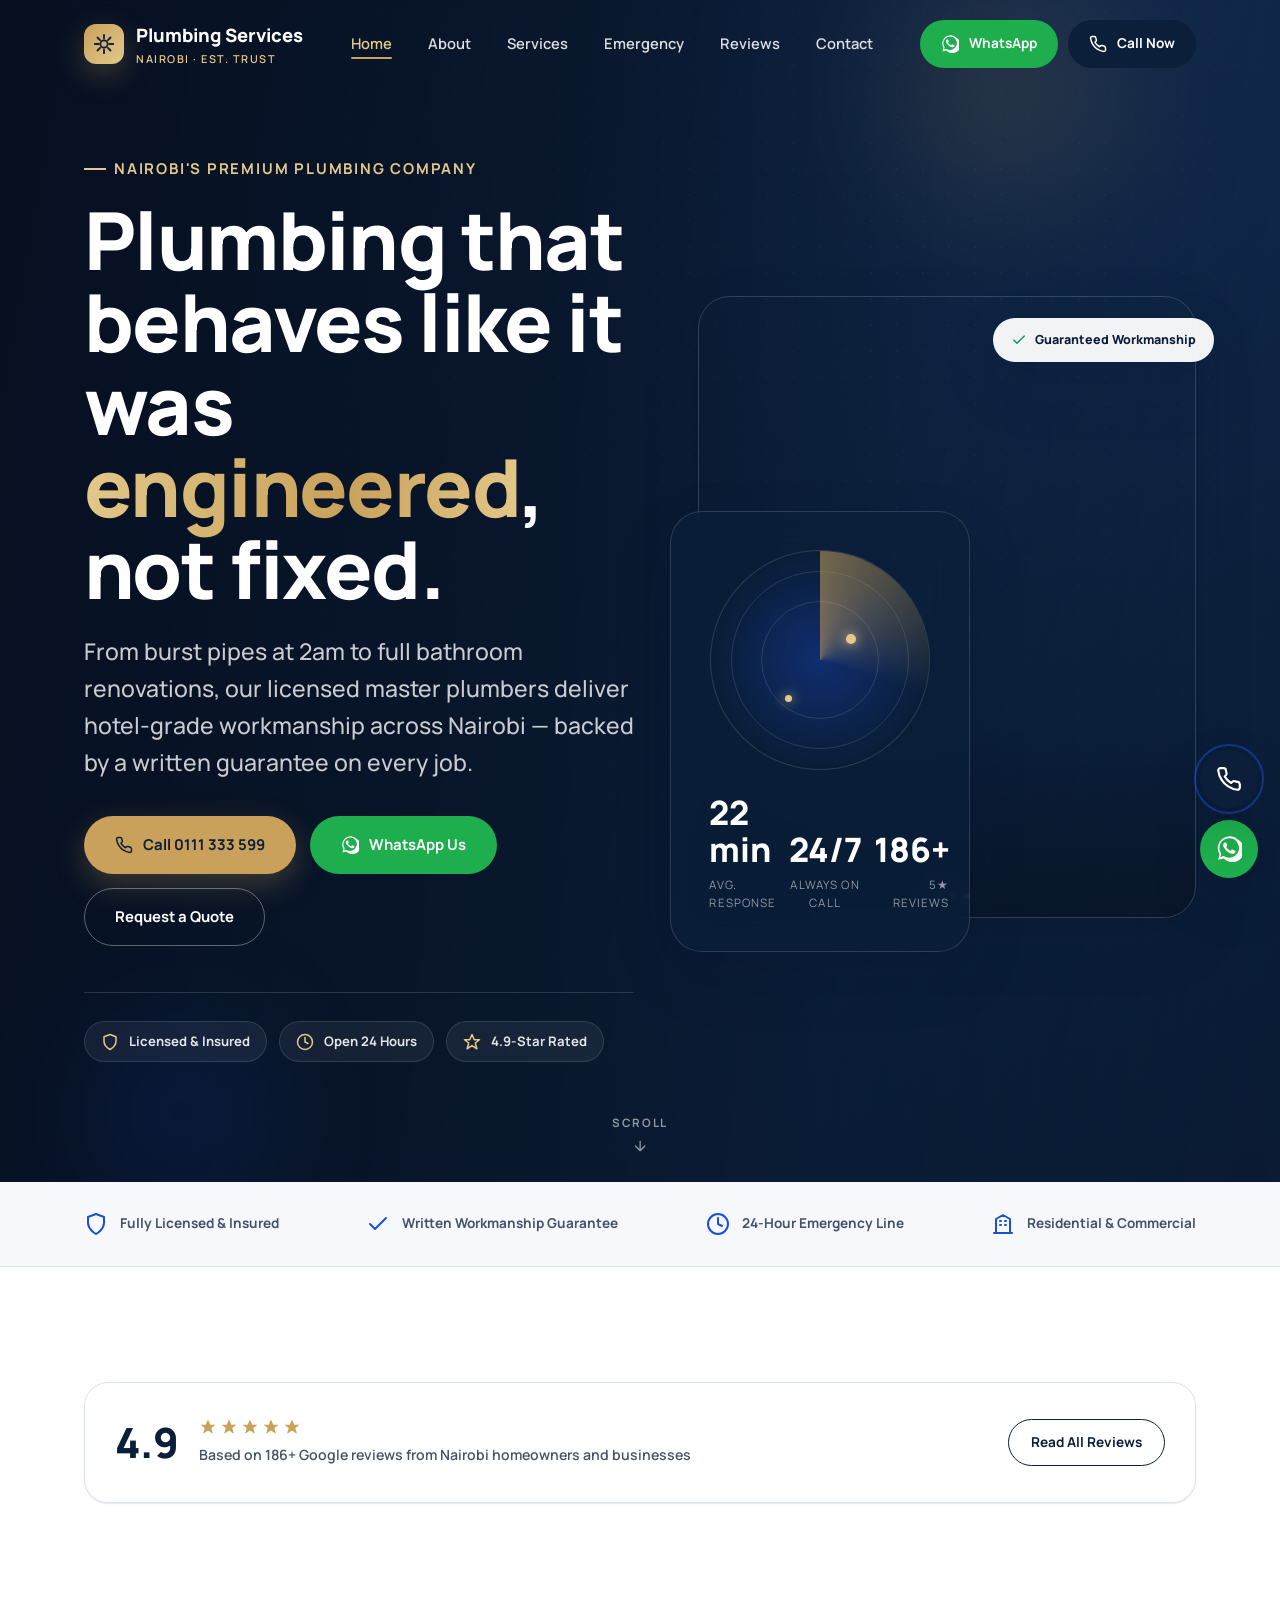
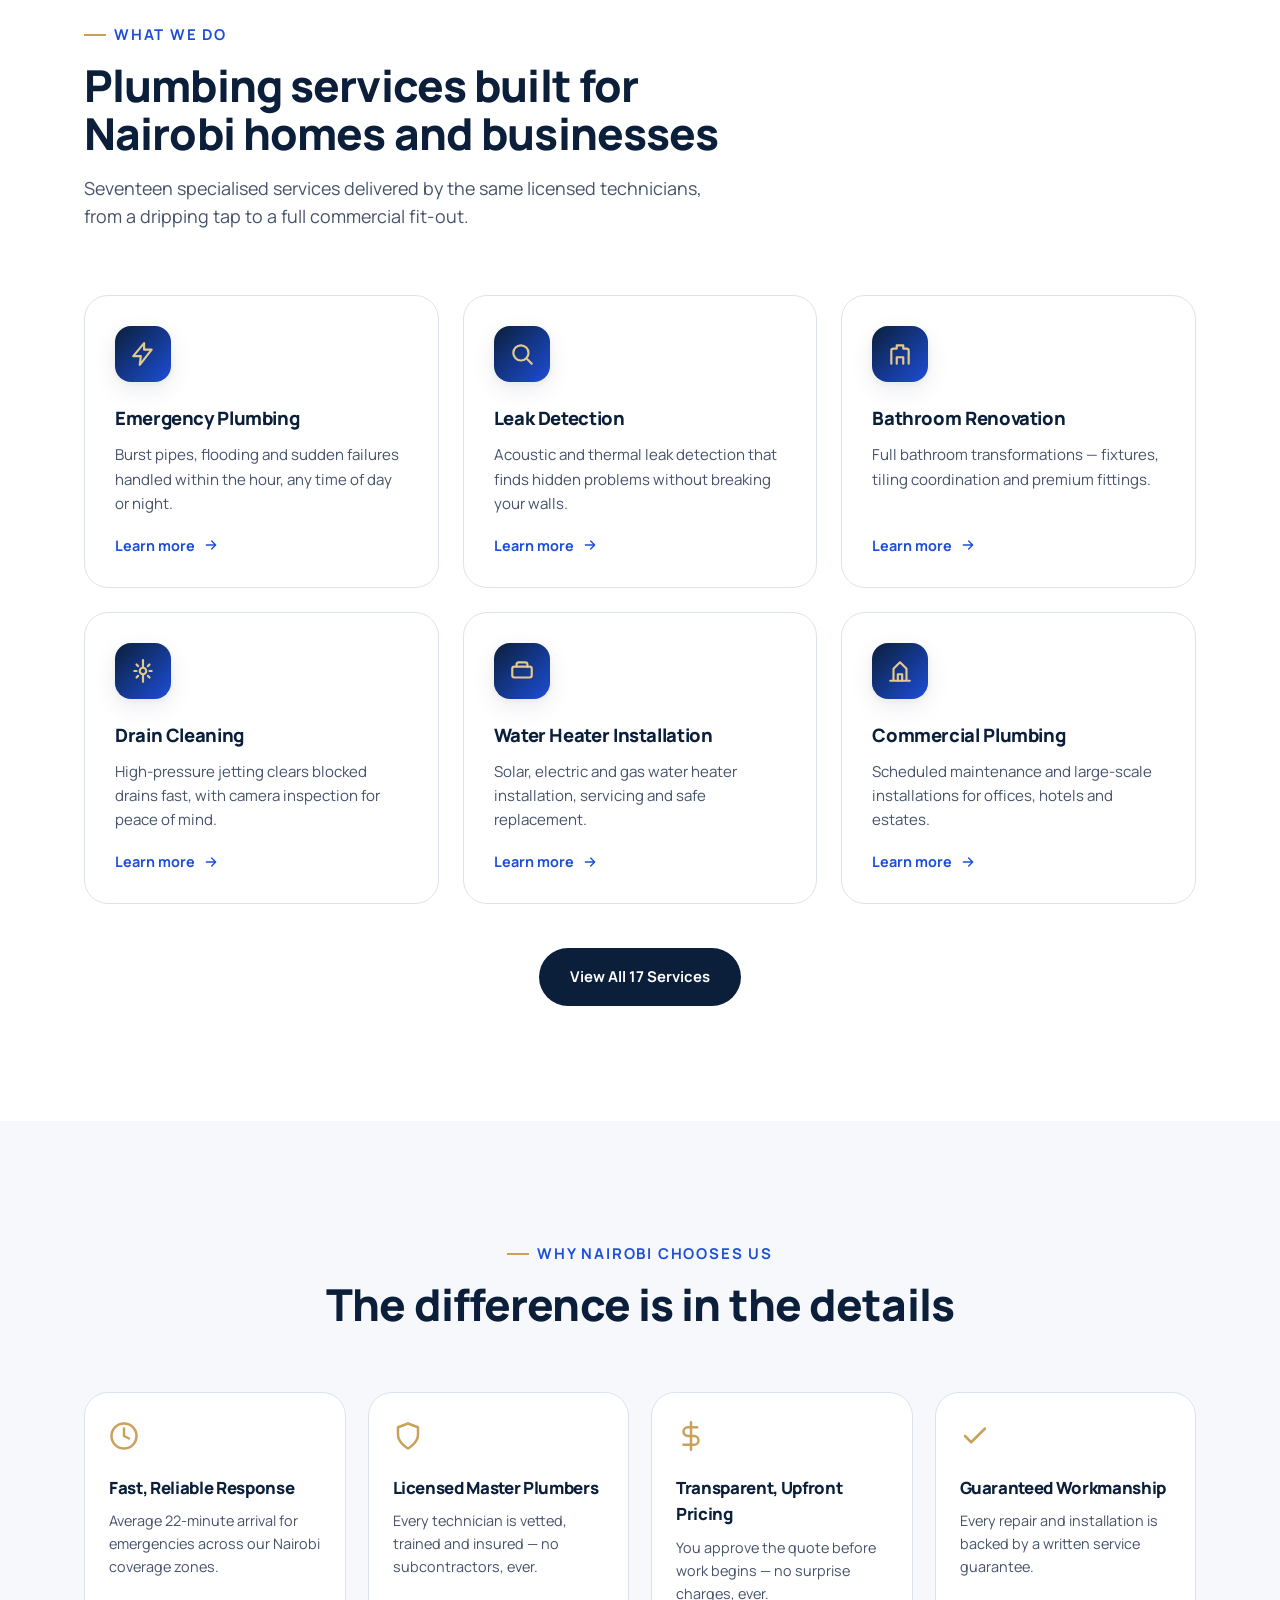
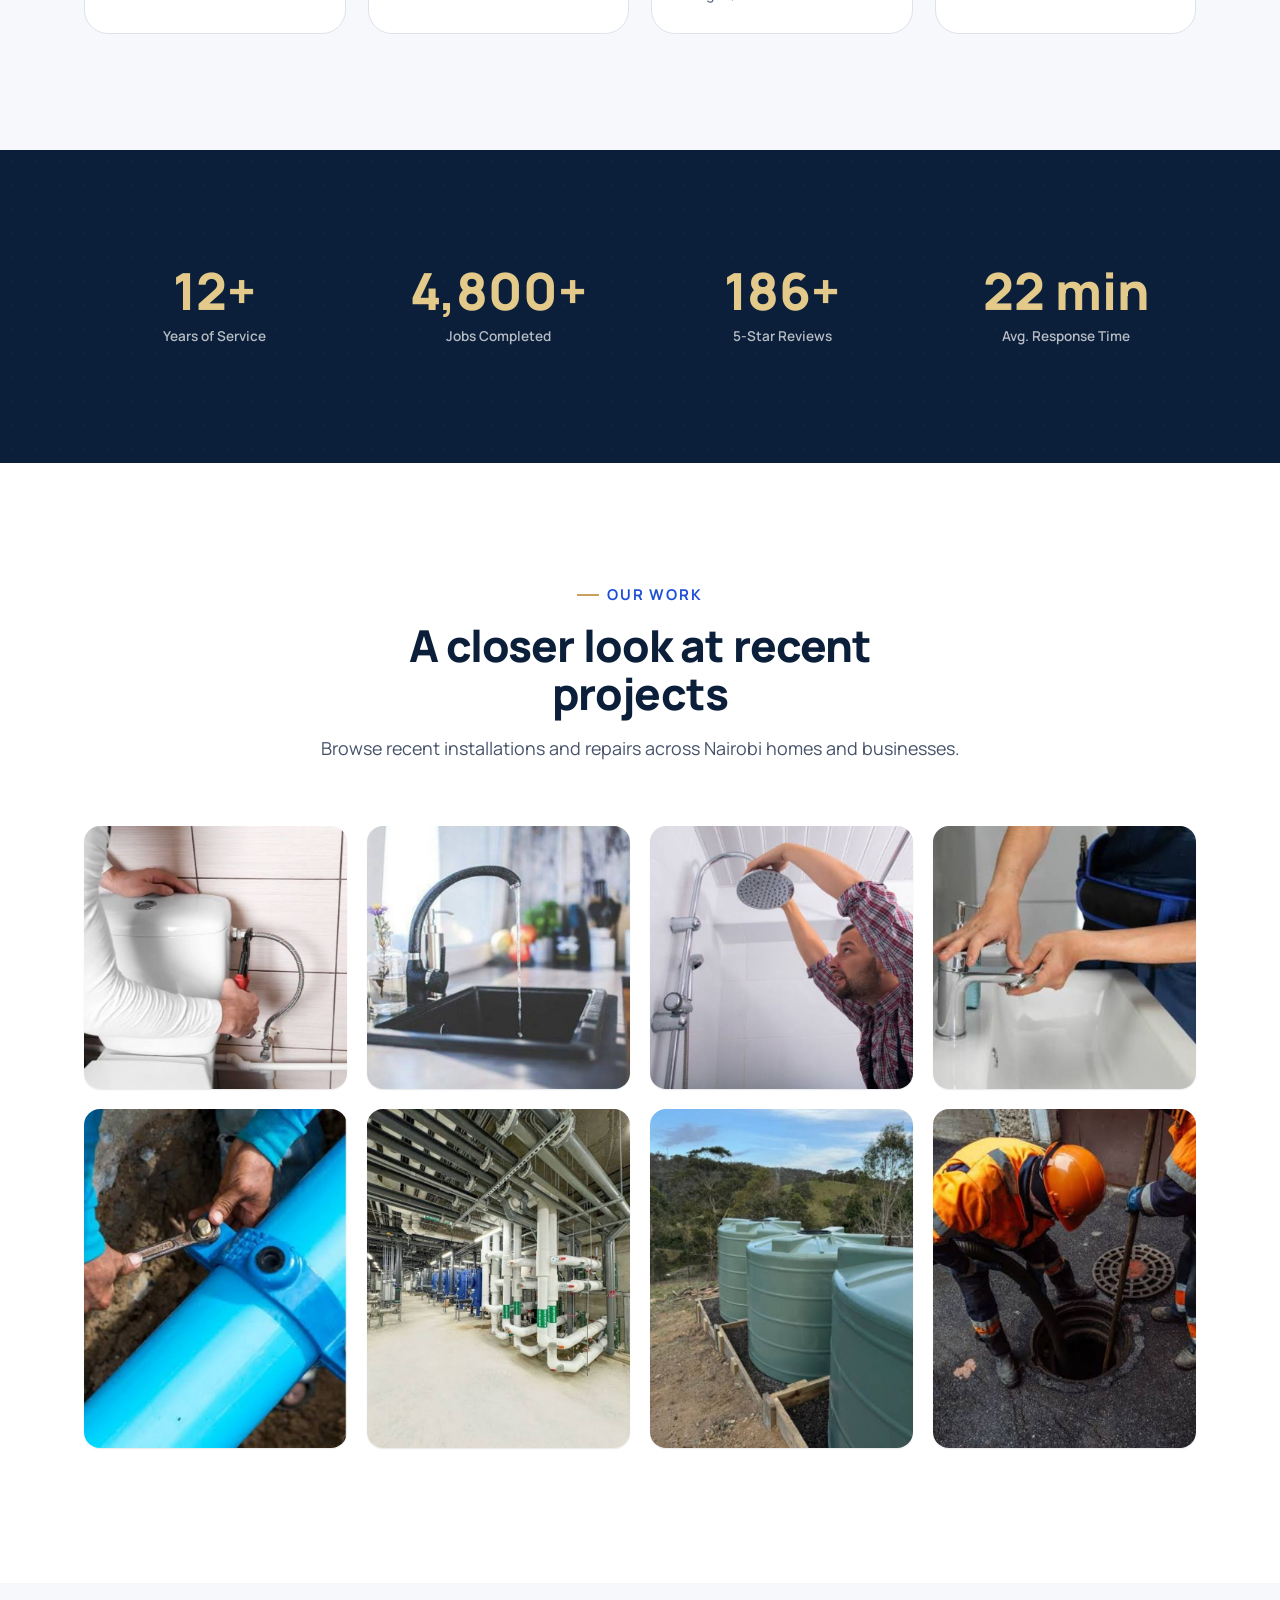
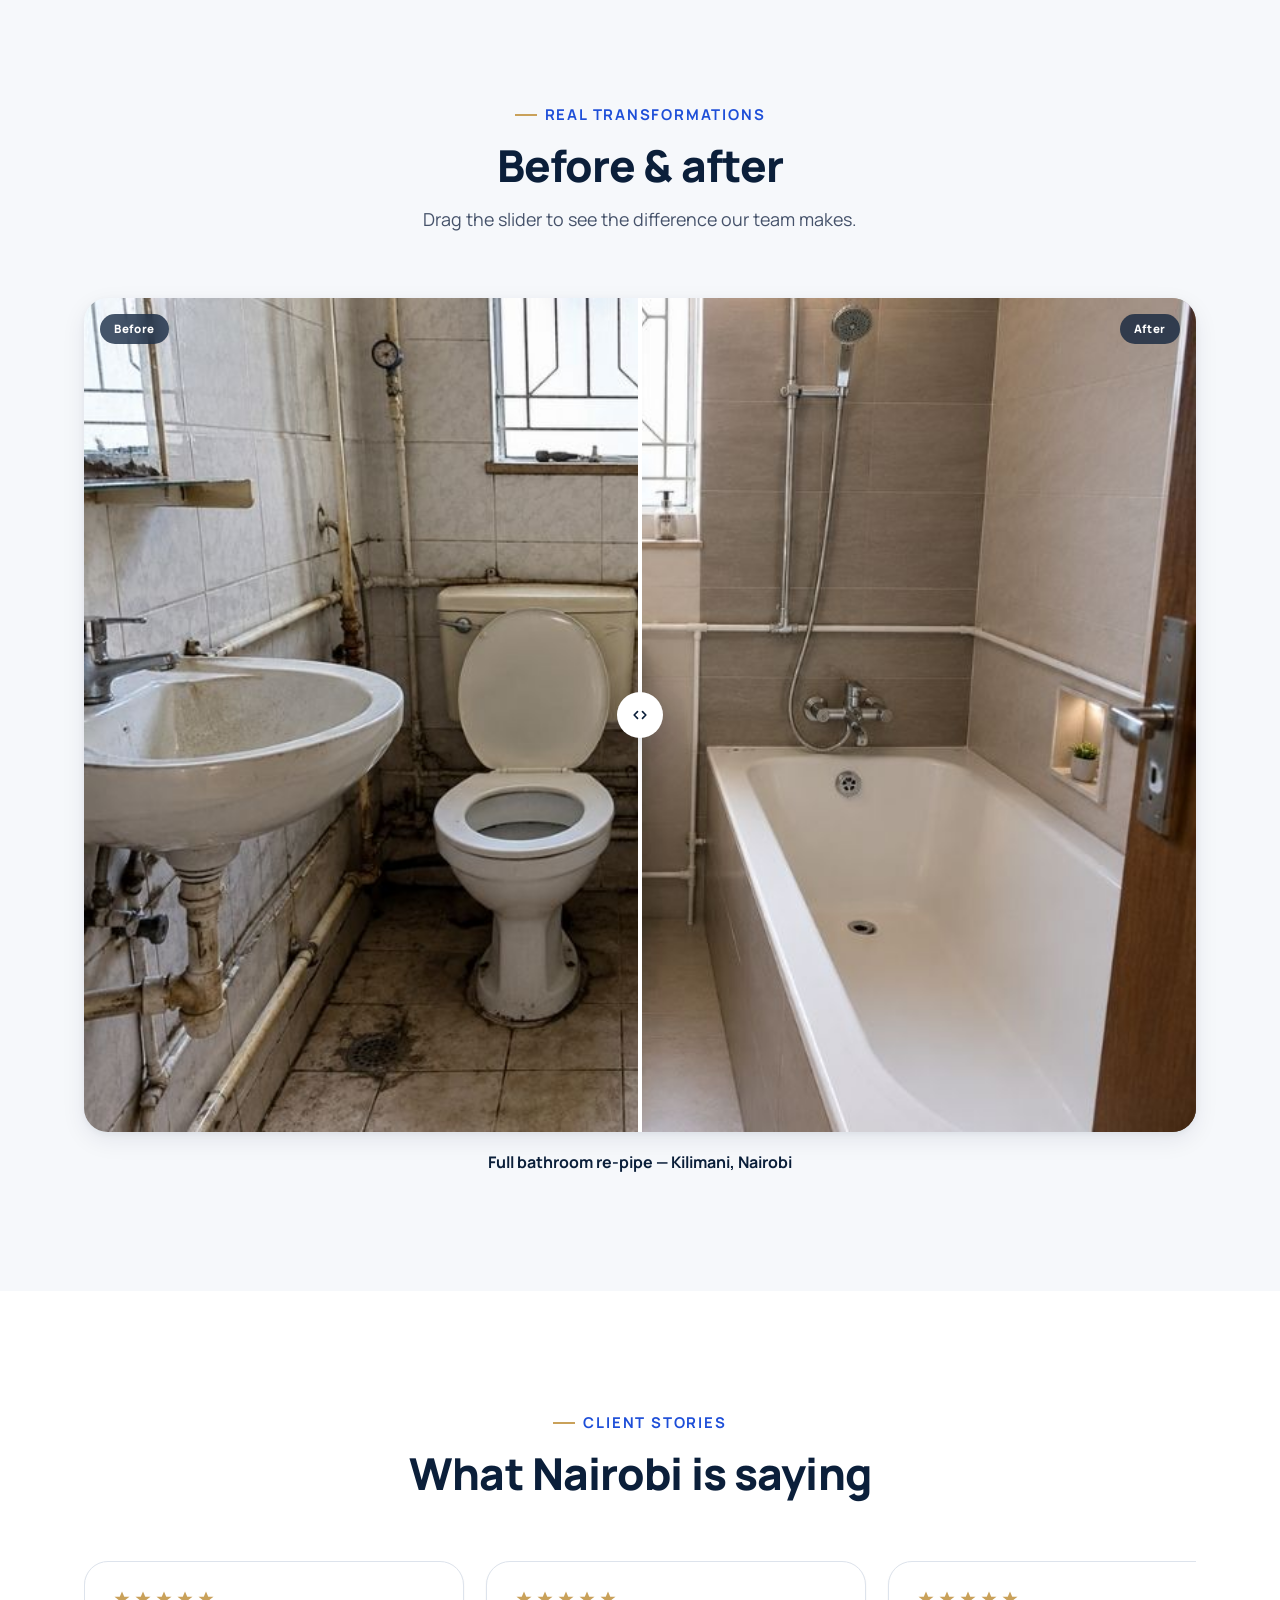
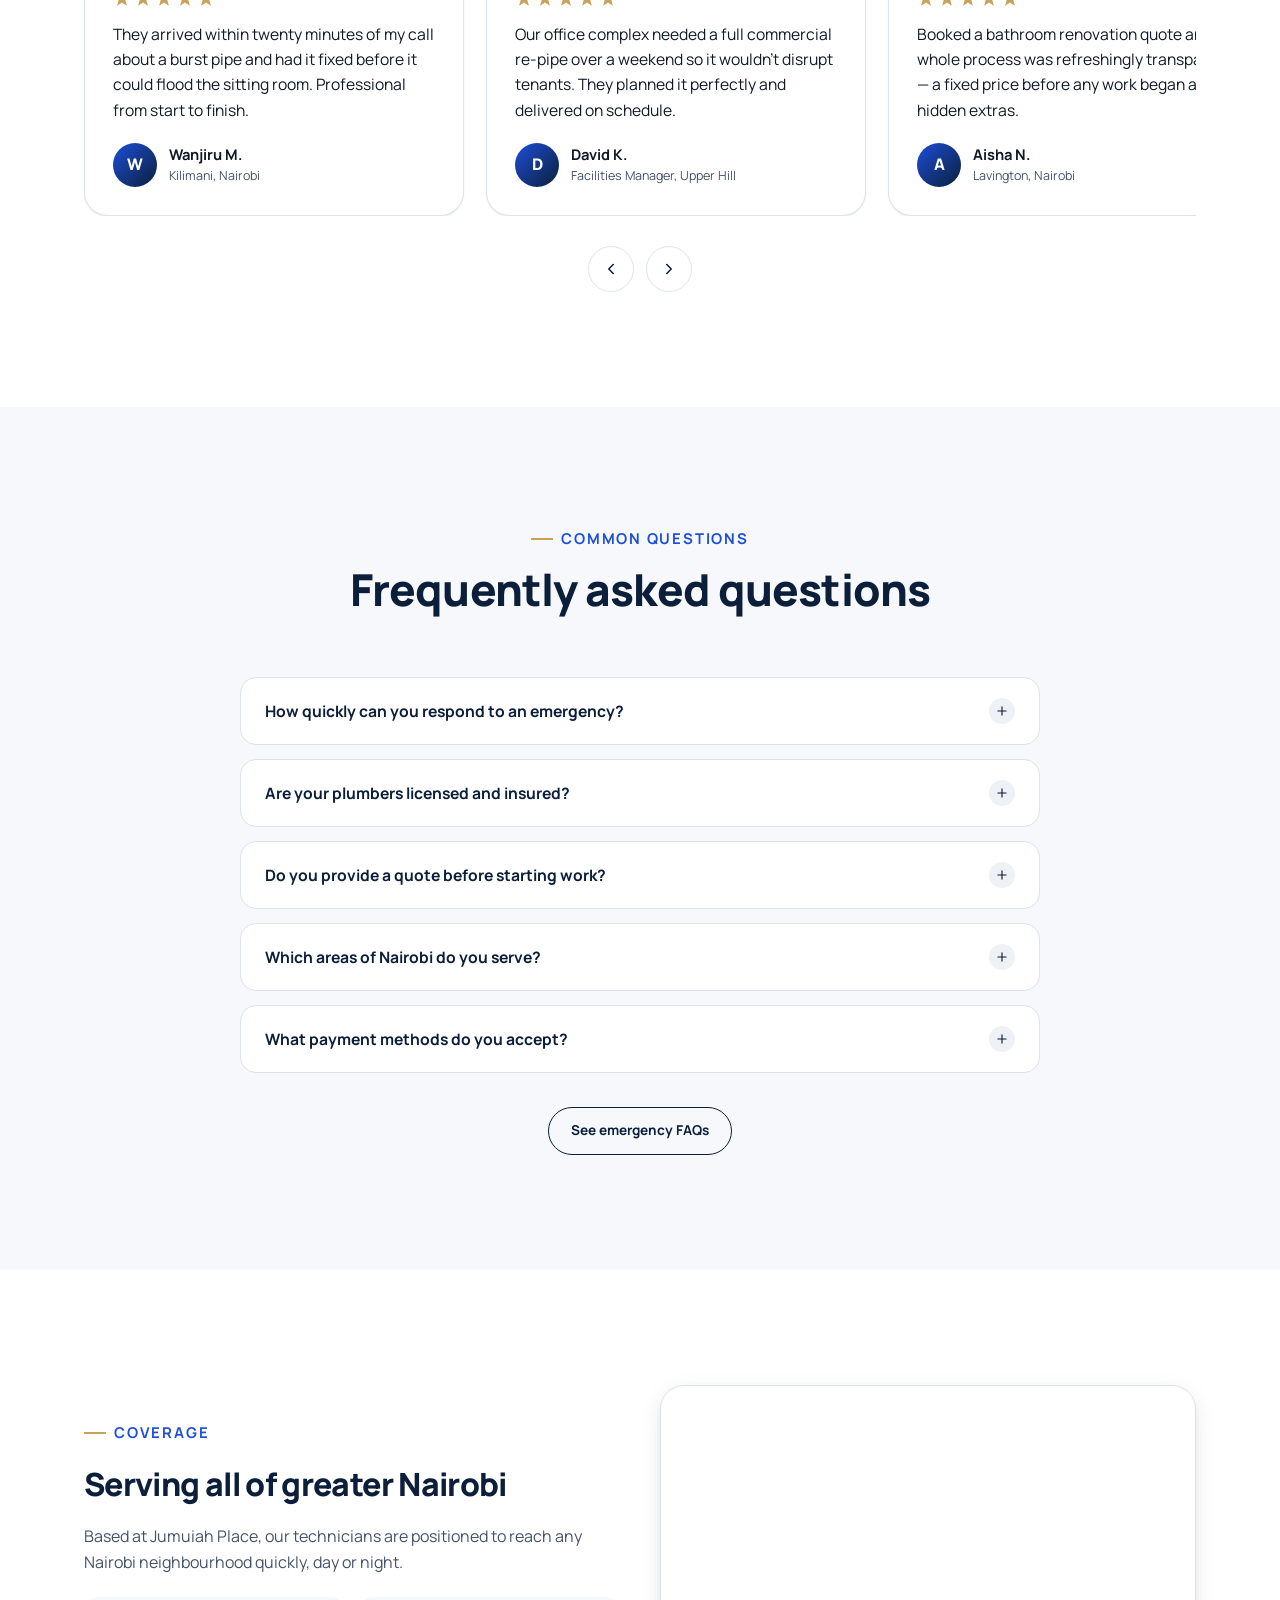
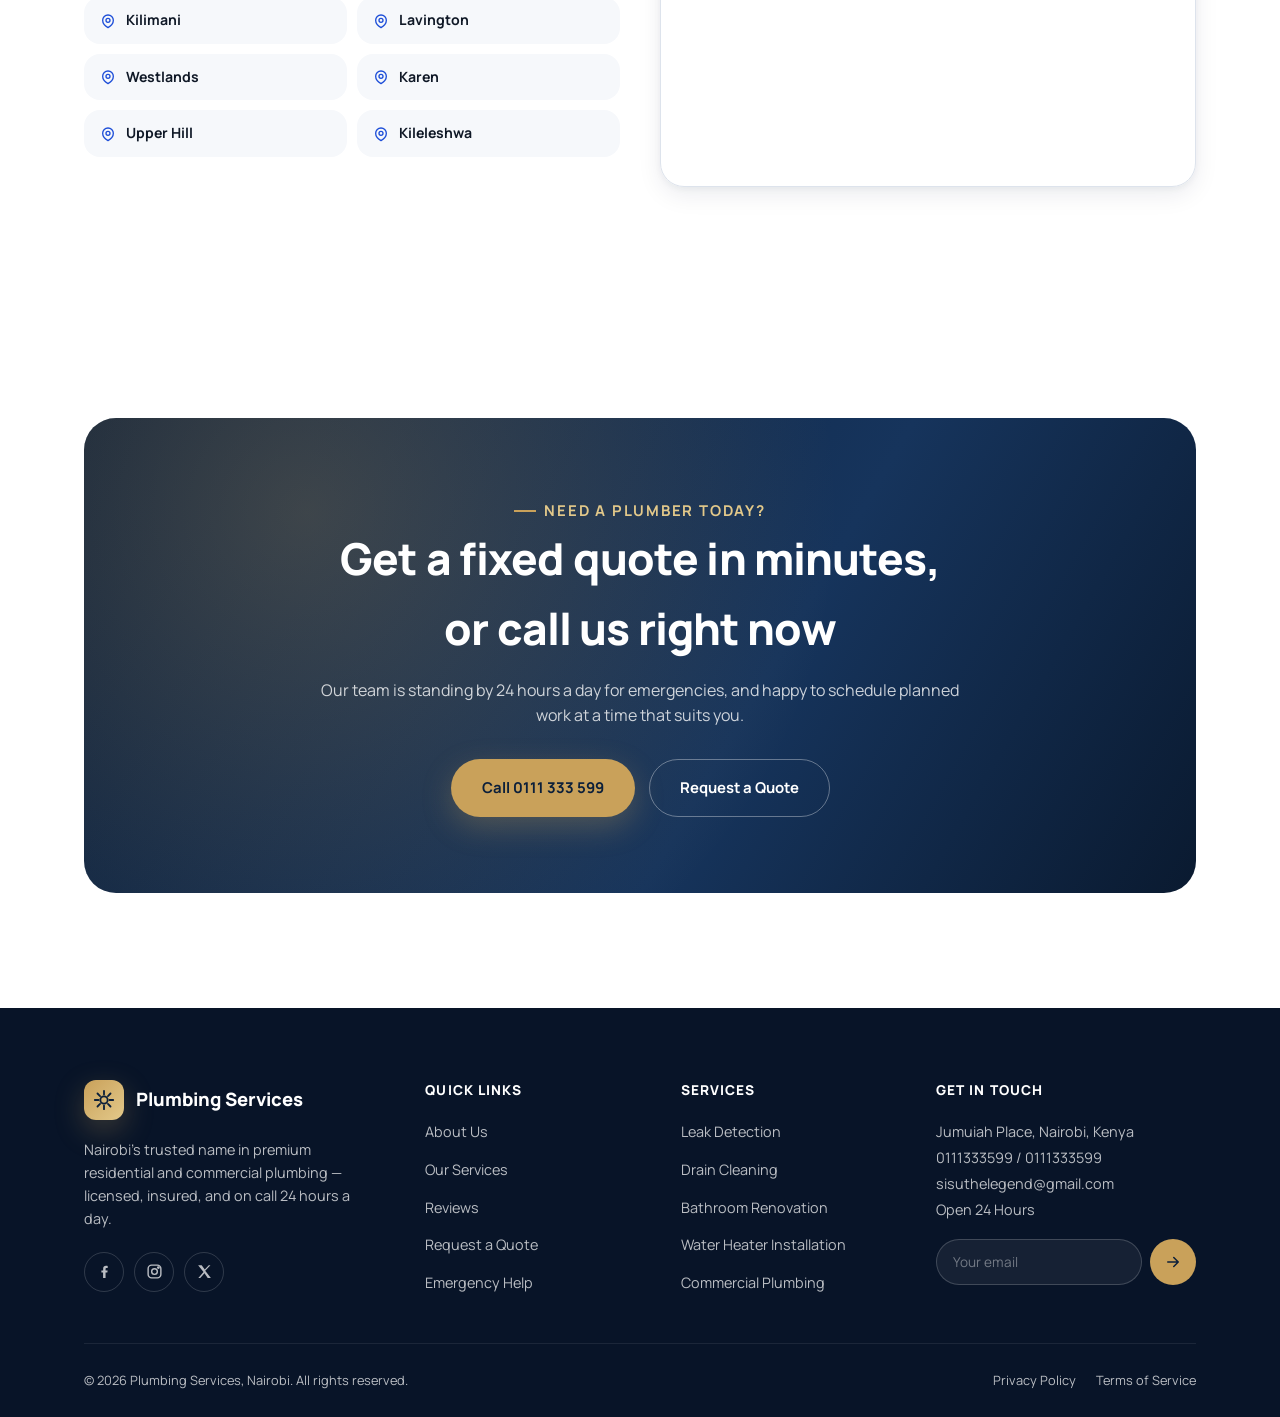
<file: index.html>
<!DOCTYPE html>
<html lang="en">
<head>
<meta charset="UTF-8">
<meta name="viewport" content="width=device-width, initial-scale=1.0">
<title>Plumbing Services Nairobi | 24/7 Emergency &amp; Premium Plumbers</title>
<meta name="description" content="Nairobi's premium plumbing company. Licensed 24-hour emergency plumbers serving Jumuiah Place and all of Nairobi — leak detection, installations, drain cleaning and more. Call 0111333599.">
<link rel="canonical" href="https://www.plumbingservicesnairobi.co.ke/">

<meta property="og:type" content="website">
<meta property="og:title" content="Plumbing Services Nairobi | 24/7 Emergency &amp; Premium Plumbers">
<meta property="og:description" content="Licensed, insured 24-hour plumbers in Nairobi. Fast response, transparent pricing, premium workmanship.">
<meta property="og:url" content="https://www.plumbingservicesnairobi.co.ke/">
<meta property="og:image" content="https://www.plumbingservicesnairobi.co.ke/images/hero/hero-plumber.jpg">
<meta name="twitter:card" content="summary_large_image">
<meta name="twitter:title" content="Plumbing Services Nairobi | 24/7 Emergency Plumbers">
<meta name="twitter:description" content="Licensed, insured 24-hour plumbers in Nairobi. Fast response, transparent pricing, premium workmanship.">

<link rel="preconnect" href="https://fonts.googleapis.com">
<link rel="preconnect" href="https://fonts.gstatic.com" crossorigin>
<link href="https://fonts.googleapis.com/css2?family=Manrope:wght@400;500;600;700;800&display=swap" rel="stylesheet">

<link rel="stylesheet" href="css/style.css">
<link rel="stylesheet" href="css/responsive.css">
<link rel="stylesheet" href="css/animations.css">

<script type="application/ld+json">
{
  "@context": "https://schema.org",
  "@type": "Plumber",
  "name": "Plumbing Services",
  "image": "https://www.plumbingservicesnairobi.co.ke/images/hero/hero-plumber.jpg",
  "telephone": "+254111333599",
  "priceRange": "KSh",
  "address": {
    "@type": "PostalAddress",
    "streetAddress": "Jumuiah Place",
    "addressLocality": "Nairobi",
    "addressCountry": "KE"
  },
  "openingHoursSpecification": {
    "@type": "OpeningHoursSpecification",
    "dayOfWeek": ["Monday","Tuesday","Wednesday","Thursday","Friday","Saturday","Sunday"],
    "opens": "00:00",
    "closes": "23:59"
  },
  "areaServed": "Nairobi, Kenya",
  "aggregateRating": {
    "@type": "AggregateRating",
    "ratingValue": "4.9",
    "reviewCount": "186"
  }
}
</script>
</head>
<body data-active="home">
<a href="#main" class="skip-link">Skip to main content</a>
<div id="site-header"></div>

<main id="main">

  <!-- HERO -->
  <section class="hero">

    <!-- Ambient full-bleed background slideshow (blurred, darkened) -->
    <div class="hero-bg-slideshow" aria-hidden="true">
      <div class="hero-bg-slide" style="background-image:url('images/hero/index-1.jpg');"></div>
      <div class="hero-bg-slide" style="background-image:url('images/hero/index-2.jpg');"></div>
      <div class="hero-bg-slide" style="background-image:url('images/hero/index-3.jpg');"></div>
      <div class="hero-bg-slide" style="background-image:url('images/hero/index-4.jpg');"></div>
    </div>
    <div class="hero-scrim" aria-hidden="true"></div>

    <!-- Decorative floating gradient orbs -->
    <div class="hero-orb hero-orb-a" aria-hidden="true"></div>
    <div class="hero-orb hero-orb-b" aria-hidden="true"></div>

    <div class="container hero-grid">
      <div class="hero-copy">
        <span class="eyebrow">Nairobi's Premium Plumbing Company</span>
        <h1>Plumbing that behaves like it was <em>engineered</em>, not fixed.</h1>
        <p class="lede">From burst pipes at 2am to full bathroom renovations, our licensed master plumbers deliver hotel-grade workmanship across Nairobi — backed by a written guarantee on every job.</p>
        <div class="hero-cta-row">
          <a href="tel:0111333599" class="btn btn-primary">
            <svg viewBox="0 0 24 24" fill="none" stroke="currentColor" stroke-width="2" stroke-linecap="round" stroke-linejoin="round" aria-hidden="true"><path d="M22 16.9v3a2 2 0 0 1-2.2 2 19.8 19.8 0 0 1-8.6-3.1 19.5 19.5 0 0 1-6-6A19.8 19.8 0 0 1 2.1 4.2 2 2 0 0 1 4.1 2h3a2 2 0 0 1 2 1.7c.1.9.3 1.8.6 2.7a2 2 0 0 1-.5 2.1L8 9.7a16 16 0 0 0 6 6l1.2-1.2a2 2 0 0 1 2.1-.5c.9.3 1.8.5 2.7.6a2 2 0 0 1 1.7 2z"/></svg>
            Call 0111 333 599
          </a>
          <a href="https://wa.me/254111333599" class="btn btn-whatsapp" target="_blank" rel="noopener">
            <svg viewBox="0 0 24 24" fill="currentColor" aria-hidden="true"><path d="M20.5 3.5A11 11 0 0 0 3.3 17L2 22l5.2-1.3A11 11 0 1 0 20.5 3.5zM12 20a9 9 0 0 1-4.6-1.3l-.3-.2-3 .8.8-3-.2-.3A9 9 0 1 1 12 20zm5-6.7c-.3-.1-1.6-.8-1.8-.9-.2-.1-.4-.1-.6.1-.2.3-.7.9-.8 1-.2.2-.3.2-.5.1a7.3 7.3 0 0 1-2.2-1.3 8 8 0 0 1-1.5-1.9c-.2-.3 0-.4.1-.6l.4-.5c.1-.2.2-.3.2-.5.1-.2 0-.4 0-.5-.1-.1-.6-1.5-.9-2-.2-.5-.4-.4-.6-.4h-.5c-.2 0-.5.1-.7.3-.3.3-1 .9-1 2.3s1 2.7 1.2 2.9c.1.2 2 3.1 4.9 4.3.7.3 1.2.5 1.6.6.7.2 1.3.2 1.8.1.5-.1 1.6-.6 1.8-1.3.2-.6.2-1.1.2-1.3-.1-.1-.3-.2-.6-.3z"/></svg>
            WhatsApp Us
          </a>
          <a href="quote.html" class="btn btn-outline">Request a Quote</a>
        </div>
        <div class="hero-trust">
          <div class="hero-trust-item"><svg viewBox="0 0 24 24" fill="none" stroke="currentColor" stroke-width="2" stroke-linecap="round" stroke-linejoin="round" aria-hidden="true"><path d="M12 22s8-4.5 8-11V5l-8-3-8 3v6c0 6.5 8 11 8 11z"/></svg> Licensed &amp; Insured</div>
          <div class="hero-trust-item"><svg viewBox="0 0 24 24" fill="none" stroke="currentColor" stroke-width="2" stroke-linecap="round" stroke-linejoin="round" aria-hidden="true"><circle cx="12" cy="12" r="10"/><path d="M12 6v6l4 2"/></svg> Open 24 Hours</div>
          <div class="hero-trust-item"><svg viewBox="0 0 24 24" fill="none" stroke="currentColor" stroke-width="2" stroke-linecap="round" stroke-linejoin="round" aria-hidden="true"><path d="m12 2 3 7h7l-5.6 4.3L18.5 21 12 16.8 5.5 21l2.1-7.7L2 9h7z"/></svg> 4.9-Star Rated</div>
        </div>
      </div>

      <div class="hero-visual">
        <div class="hero-image-wrap">
          <div class="hero-slideshow" aria-hidden="true">
            <div class="hero-slide" style="background-image:url('images/hero/index-1.jpg');"></div>
            <div class="hero-slide" style="background-image:url('images/hero/index-2.jpg');"></div>
            <div class="hero-slide" style="background-image:url('images/hero/index-3.jpg');"></div>
            <div class="hero-slide" style="background-image:url('images/hero/index-4.jpg');"></div>
          </div>
          <div class="hero-image-sheen" aria-hidden="true"></div>
          <div class="hero-slide-dots" aria-hidden="true">
            <span></span><span></span><span></span><span></span>
          </div>
        </div>
        <div class="response-card hero-floating-card" aria-hidden="false">
          <div class="radar">
            <div class="radar-sweep"></div>
            <div class="radar-dot" style="top:38%;left:62%;"></div>
            <div class="radar-dot" style="top:66%;left:34%;width:7px;height:7px;"></div>
          </div>
          <div class="response-figures">
            <div>
              <span class="num">22 min</span>
              <span class="lbl">Avg. Response</span>
            </div>
            <div>
              <span class="num">24/7</span>
              <span class="lbl">Always On Call</span>
            </div>
            <div>
              <span class="num">186+</span>
              <span class="lbl">5★ Reviews</span>
            </div>
          </div>
        </div>
        <div class="hero-badge-chip" aria-hidden="true">
          <svg viewBox="0 0 24 24" fill="none" stroke="currentColor" stroke-width="2" stroke-linecap="round" stroke-linejoin="round"><path d="M20 6 9 17l-5-5"/></svg>
          Guaranteed Workmanship
        </div>
      </div>
    </div>

    <div class="hero-scroll-cue" aria-hidden="true">
      <span>Scroll</span>
      <svg viewBox="0 0 24 24" fill="none" stroke="currentColor" stroke-width="2" stroke-linecap="round" stroke-linejoin="round"><path d="M12 5v14M5 12l7 7 7-7"/></svg>
    </div>
  </section>

  <!-- TRUST STRIP -->
  <section class="trust-strip">
    <div class="container">
      <div class="trust-strip-item"><svg viewBox="0 0 24 24" fill="none" stroke="currentColor" stroke-width="2" stroke-linecap="round" stroke-linejoin="round" aria-hidden="true"><path d="M12 22s8-4.5 8-11V5l-8-3-8 3v6c0 6.5 8 11 8 11z"/></svg> Fully Licensed &amp; Insured</div>
      <div class="trust-strip-item"><svg viewBox="0 0 24 24" fill="none" stroke="currentColor" stroke-width="2" stroke-linecap="round" stroke-linejoin="round" aria-hidden="true"><path d="M20 6 9 17l-5-5"/></svg> Written Workmanship Guarantee</div>
      <div class="trust-strip-item"><svg viewBox="0 0 24 24" fill="none" stroke="currentColor" stroke-width="2" stroke-linecap="round" stroke-linejoin="round" aria-hidden="true"><circle cx="12" cy="12" r="10"/><path d="M12 6v6l4 2"/></svg> 24-Hour Emergency Line</div>
      <div class="trust-strip-item"><svg viewBox="0 0 24 24" fill="none" stroke="currentColor" stroke-width="2" stroke-linecap="round" stroke-linejoin="round" aria-hidden="true"><path d="M3 21h18M5 21V7l7-4 7 4v14M9 9h1M9 13h1M14 9h1M14 13h1"/></svg> Residential &amp; Commercial</div>
    </div>
  </section>

  <!-- GOOGLE REVIEWS SUMMARY -->
  <section class="section" style="padding-bottom:0;">
    <div class="container" data-reveal="fade">
      <div class="google-summary">
        <div class="g-score">4.9</div>
        <div>
          <div class="stars" aria-label="4.9 out of 5 stars">
            <svg viewBox="0 0 24 24" fill="currentColor"><path d="m12 2 3 7h7l-5.6 4.3L18.5 21 12 16.8 5.5 21l2.1-7.7L2 9h7z"/></svg>
            <svg viewBox="0 0 24 24" fill="currentColor"><path d="m12 2 3 7h7l-5.6 4.3L18.5 21 12 16.8 5.5 21l2.1-7.7L2 9h7z"/></svg>
            <svg viewBox="0 0 24 24" fill="currentColor"><path d="m12 2 3 7h7l-5.6 4.3L18.5 21 12 16.8 5.5 21l2.1-7.7L2 9h7z"/></svg>
            <svg viewBox="0 0 24 24" fill="currentColor"><path d="m12 2 3 7h7l-5.6 4.3L18.5 21 12 16.8 5.5 21l2.1-7.7L2 9h7z"/></svg>
            <svg viewBox="0 0 24 24" fill="currentColor"><path d="m12 2 3 7h7l-5.6 4.3L18.5 21 12 16.8 5.5 21l2.1-7.7L2 9h7z"/></svg>
          </div>
          <p class="g-meta">Based on 186+ Google reviews from Nairobi homeowners and businesses</p>
        </div>
        <a href="testimonials.html" class="btn btn-outline-navy btn-sm" style="margin-left:auto;">Read All Reviews</a>
      </div>
    </div>
  </section>

  <!-- SERVICES PREVIEW -->
  <section class="section" id="services-preview">
    <div class="container">
      <div class="section-head" data-reveal="fade">
        <span class="eyebrow">What We Do</span>
        <h2>Plumbing services built for Nairobi homes and businesses</h2>
        <p>Seventeen specialised services delivered by the same licensed technicians, from a dripping tap to a full commercial fit-out.</p>
      </div>
      <div class="services-grid" data-reveal-group>
        <div class="service-card" data-reveal style="--i:0">
          <div class="service-icon"><svg viewBox="0 0 24 24" fill="none" stroke="currentColor" stroke-width="2" stroke-linecap="round" stroke-linejoin="round" aria-hidden="true"><path d="M13 2 3 14h7l-1 8 11-14h-7z"/></svg></div>
          <h3>Emergency Plumbing</h3>
          <p>Burst pipes, flooding and sudden failures handled within the hour, any time of day or night.</p>
          <a href="services.html#emergency-plumbing" class="card-link">Learn more <svg viewBox="0 0 24 24" fill="none" stroke="currentColor" stroke-width="2" stroke-linecap="round" stroke-linejoin="round" aria-hidden="true"><path d="M5 12h14M13 6l6 6-6 6"/></svg></a>
        </div>
        <div class="service-card" data-reveal style="--i:1">
          <div class="service-icon"><svg viewBox="0 0 24 24" fill="none" stroke="currentColor" stroke-width="2" stroke-linecap="round" stroke-linejoin="round" aria-hidden="true"><circle cx="11" cy="11" r="7"/><path d="m21 21-4.3-4.3"/></svg></div>
          <h3>Leak Detection</h3>
          <p>Acoustic and thermal leak detection that finds hidden problems without breaking your walls.</p>
          <a href="services.html#leak-detection" class="card-link">Learn more <svg viewBox="0 0 24 24" fill="none" stroke="currentColor" stroke-width="2" stroke-linecap="round" stroke-linejoin="round" aria-hidden="true"><path d="M5 12h14M13 6l6 6-6 6"/></svg></a>
        </div>
        <div class="service-card" data-reveal style="--i:2">
          <div class="service-icon"><svg viewBox="0 0 24 24" fill="none" stroke="currentColor" stroke-width="2" stroke-linecap="round" stroke-linejoin="round" aria-hidden="true"><path d="M4 21V9a2 2 0 0 1 2-2h3V4h6v3h3a2 2 0 0 1 2 2v12"/><path d="M9 21v-6h6v6"/></svg></div>
          <h3>Bathroom Renovation</h3>
          <p>Full bathroom transformations — fixtures, tiling coordination and premium fittings.</p>
          <a href="services.html#bathroom-renovation" class="card-link">Learn more <svg viewBox="0 0 24 24" fill="none" stroke="currentColor" stroke-width="2" stroke-linecap="round" stroke-linejoin="round" aria-hidden="true"><path d="M5 12h14M13 6l6 6-6 6"/></svg></a>
        </div>
        <div class="service-card" data-reveal style="--i:3">
          <div class="service-icon"><svg viewBox="0 0 24 24" fill="none" stroke="currentColor" stroke-width="2" stroke-linecap="round" stroke-linejoin="round" aria-hidden="true"><path d="M12 2v6M12 22v-6M4 12h2M18 12h2M6 6l1.5 1.5M16.5 16.5 18 18M18 6l-1.5 1.5M7.5 16.5 6 18"/><circle cx="12" cy="12" r="3"/></svg></div>
          <h3>Drain Cleaning</h3>
          <p>High-pressure jetting clears blocked drains fast, with camera inspection for peace of mind.</p>
          <a href="services.html#drain-cleaning" class="card-link">Learn more <svg viewBox="0 0 24 24" fill="none" stroke="currentColor" stroke-width="2" stroke-linecap="round" stroke-linejoin="round" aria-hidden="true"><path d="M5 12h14M13 6l6 6-6 6"/></svg></a>
        </div>
        <div class="service-card" data-reveal style="--i:4">
          <div class="service-icon"><svg viewBox="0 0 24 24" fill="none" stroke="currentColor" stroke-width="2" stroke-linecap="round" stroke-linejoin="round" aria-hidden="true"><rect x="3" y="8" width="18" height="10" rx="2"/><path d="M7 8V6a2 2 0 0 1 2-2h6a2 2 0 0 1 2 2v2"/></svg></div>
          <h3>Water Heater Installation</h3>
          <p>Solar, electric and gas water heater installation, servicing and safe replacement.</p>
          <a href="services.html#water-heater-installation" class="card-link">Learn more <svg viewBox="0 0 24 24" fill="none" stroke="currentColor" stroke-width="2" stroke-linecap="round" stroke-linejoin="round" aria-hidden="true"><path d="M5 12h14M13 6l6 6-6 6"/></svg></a>
        </div>
        <div class="service-card" data-reveal style="--i:5">
          <div class="service-icon"><svg viewBox="0 0 24 24" fill="none" stroke="currentColor" stroke-width="2" stroke-linecap="round" stroke-linejoin="round" aria-hidden="true"><path d="M3 21h18M6 21V10l6-6 6 6v11"/><path d="M10 21v-6h4v6"/></svg></div>
          <h3>Commercial Plumbing</h3>
          <p>Scheduled maintenance and large-scale installations for offices, hotels and estates.</p>
          <a href="services.html#commercial-plumbing" class="card-link">Learn more <svg viewBox="0 0 24 24" fill="none" stroke="currentColor" stroke-width="2" stroke-linecap="round" stroke-linejoin="round" aria-hidden="true"><path d="M5 12h14M13 6l6 6-6 6"/></svg></a>
        </div>
      </div>
      <div style="text-align:center; margin-top:44px;">
        <a href="services.html" class="btn btn-navy">View All 17 Services</a>
      </div>
    </div>
  </section>

  <!-- WHY CHOOSE US -->
  <section class="section bg-gray">
    <div class="container">
      <div class="section-head center" data-reveal="fade">
        <span class="eyebrow">Why Nairobi Chooses Us</span>
        <h2>The difference is in the details</h2>
      </div>
      <div class="why-grid" data-reveal-group>
        <div class="why-card" data-reveal style="--i:0">
          <svg viewBox="0 0 24 24" fill="none" stroke="currentColor" stroke-width="2" stroke-linecap="round" stroke-linejoin="round" aria-hidden="true"><circle cx="12" cy="12" r="10"/><path d="M12 6v6l4 2"/></svg>
          <h3>Fast, Reliable Response</h3>
          <p>Average 22-minute arrival for emergencies across our Nairobi coverage zones.</p>
        </div>
        <div class="why-card" data-reveal style="--i:1">
          <svg viewBox="0 0 24 24" fill="none" stroke="currentColor" stroke-width="2" stroke-linecap="round" stroke-linejoin="round" aria-hidden="true"><path d="M12 22s8-4.5 8-11V5l-8-3-8 3v6c0 6.5 8 11 8 11z"/></svg>
          <h3>Licensed Master Plumbers</h3>
          <p>Every technician is vetted, trained and insured — no subcontractors, ever.</p>
        </div>
        <div class="why-card" data-reveal style="--i:2">
          <svg viewBox="0 0 24 24" fill="none" stroke="currentColor" stroke-width="2" stroke-linecap="round" stroke-linejoin="round" aria-hidden="true"><path d="M12 1v22M17 5H9.5a3.5 3.5 0 0 0 0 7h5a3.5 3.5 0 0 1 0 7H6"/></svg>
          <h3>Transparent, Upfront Pricing</h3>
          <p>You approve the quote before work begins — no surprise charges, ever.</p>
        </div>
        <div class="why-card" data-reveal style="--i:3">
          <svg viewBox="0 0 24 24" fill="none" stroke="currentColor" stroke-width="2" stroke-linecap="round" stroke-linejoin="round" aria-hidden="true"><path d="M20 6 9 17l-5-5"/></svg>
          <h3>Guaranteed Workmanship</h3>
          <p>Every repair and installation is backed by a written service guarantee.</p>
        </div>
      </div>
    </div>
  </section>

  <!-- STATS -->
  <section class="section stats-band">
    <div class="container">
      <div class="stats-grid" data-reveal-group>
        <div data-reveal style="--i:0">
          <div class="stat-num" data-counter="12" data-suffix="+">0</div>
          <div class="stat-lbl">Years of Service</div>
        </div>
        <div data-reveal style="--i:1">
          <div class="stat-num" data-counter="4800" data-suffix="+">0</div>
          <div class="stat-lbl">Jobs Completed</div>
        </div>
        <div data-reveal style="--i:2">
          <div class="stat-num" data-counter="186" data-suffix="+">0</div>
          <div class="stat-lbl">5-Star Reviews</div>
        </div>
        <div data-reveal style="--i:3">
          <div class="stat-num" data-counter="22" data-suffix=" min">0</div>
          <div class="stat-lbl">Avg. Response Time</div>
        </div>
      </div>
    </div>
  </section>

  <!-- GALLERY -->
  <section class="section" id="gallery">
    <div class="container">
      <div class="section-head center" data-reveal="fade">
        <span class="eyebrow">Our Work</span>
        <h2>A closer look at recent projects</h2>
        <p>Browse recent installations and repairs across Nairobi homes and businesses.</p>
      </div>
      <div class="gallery-grid" data-reveal="fade">
        <figure class="gallery-item" data-cat="bathroom"><img src="images/gallery/gallery-1.jpg" alt="Completed luxury bathroom plumbing installation in Nairobi" loading="lazy"><div class="gi-overlay"><span>Bathroom Installation</span></div></figure>
        <figure class="gallery-item" data-cat="pipework"><img src="images/gallery/gallery-2.jpg" alt="Copper pipework installation for a Nairobi residence" loading="lazy"><div class="gi-overlay"><span>Pipe Installation</span></div></figure>
        <figure class="gallery-item" data-cat="kitchen"><img src="images/gallery/gallery-3.jpg" alt="Kitchen plumbing fit-out completed in Nairobi" loading="lazy"><div class="gi-overlay"><span>Kitchen Plumbing</span></div></figure>
        <figure class="gallery-item" data-cat="commercial"><img src="images/gallery/gallery-4.jpg" alt="Commercial plumbing project for a Nairobi office building" loading="lazy"><div class="gi-overlay"><span>Commercial Project</span></div></figure>
        <figure class="gallery-item" data-cat="bathroom"><img src="images/gallery/gallery-5.jpg" alt="Modern shower installation in Nairobi apartment" loading="lazy"><div class="gi-overlay"><span>Shower Fit-Out</span></div></figure>
        <figure class="gallery-item" data-cat="pipework"><img src="images/gallery/gallery-6.jpg" alt="Water tank installation on a Nairobi rooftop" loading="lazy"><div class="gi-overlay"><span>Water Tank Setup</span></div></figure>
        <figure class="gallery-item" data-cat="kitchen"><img src="images/gallery/gallery-7.jpg" alt="Sink and tap installation in a Nairobi kitchen" loading="lazy"><div class="gi-overlay"><span>Tap Installation</span></div></figure>
        <figure class="gallery-item" data-cat="commercial"><img src="images/gallery/gallery-8.jpg" alt="Drain maintenance for a Nairobi commercial estate" loading="lazy"><div class="gi-overlay"><span>Drain Maintenance</span></div></figure>
      </div>
    </div>
  </section>

  <!-- BEFORE & AFTER -->
  <section class="section bg-gray">
    <div class="container">
      <div class="section-head center" data-reveal="fade">
        <span class="eyebrow">Real Transformations</span>
        <h2>Before &amp; after</h2>
        <p>Drag the slider to see the difference our team makes.</p>
      </div>
      <div class="ba-slider" data-reveal="scale">
        <img class="ba-before" src="images/before-after/before-1.jpg" alt="Bathroom before re-piping project">
        <img class="ba-after" src="images/before-after/after-1.jpg" alt="Bathroom after re-piping project">
        <span class="ba-tag tag-before">Before</span>
        <span class="ba-tag tag-after">After</span>
        <div class="ba-handle">
          <div class="ba-grip"><svg viewBox="0 0 24 24" fill="none" stroke="currentColor" stroke-width="2" stroke-linecap="round" stroke-linejoin="round" aria-hidden="true"><path d="m9 8-4 4 4 4M15 8l4 4-4 4"/></svg></div>
        </div>
      </div>
      <p class="ba-caption">Full bathroom re-pipe — Kilimani, Nairobi</p>
    </div>
  </section>

  <!-- TESTIMONIALS -->
  <section class="section" id="testimonials">
    <div class="container">
      <div class="section-head center" data-reveal="fade">
        <span class="eyebrow">Client Stories</span>
        <h2>What Nairobi is saying</h2>
      </div>
      <div class="testi-track-wrap" data-reveal="fade">
        <div class="testi-track">
          <article class="testi-card">
            <div class="stars" aria-hidden="true"><svg viewBox="0 0 24 24" fill="currentColor"><path d="m12 2 3 7h7l-5.6 4.3L18.5 21 12 16.8 5.5 21l2.1-7.7L2 9h7z"/></svg><svg viewBox="0 0 24 24" fill="currentColor"><path d="m12 2 3 7h7l-5.6 4.3L18.5 21 12 16.8 5.5 21l2.1-7.7L2 9h7z"/></svg><svg viewBox="0 0 24 24" fill="currentColor"><path d="m12 2 3 7h7l-5.6 4.3L18.5 21 12 16.8 5.5 21l2.1-7.7L2 9h7z"/></svg><svg viewBox="0 0 24 24" fill="currentColor"><path d="m12 2 3 7h7l-5.6 4.3L18.5 21 12 16.8 5.5 21l2.1-7.7L2 9h7z"/></svg><svg viewBox="0 0 24 24" fill="currentColor"><path d="m12 2 3 7h7l-5.6 4.3L18.5 21 12 16.8 5.5 21l2.1-7.7L2 9h7z"/></svg></div>
            <p class="quote">They arrived within twenty minutes of my call about a burst pipe and had it fixed before it could flood the sitting room. Professional from start to finish.</p>
            <div class="testi-foot">
              <div class="testi-avatar">W</div>
              <div><div class="testi-name">Wanjiru M.</div><div class="testi-sub">Kilimani, Nairobi</div></div>
            </div>
          </article>
          <article class="testi-card">
            <div class="stars" aria-hidden="true"><svg viewBox="0 0 24 24" fill="currentColor"><path d="m12 2 3 7h7l-5.6 4.3L18.5 21 12 16.8 5.5 21l2.1-7.7L2 9h7z"/></svg><svg viewBox="0 0 24 24" fill="currentColor"><path d="m12 2 3 7h7l-5.6 4.3L18.5 21 12 16.8 5.5 21l2.1-7.7L2 9h7z"/></svg><svg viewBox="0 0 24 24" fill="currentColor"><path d="m12 2 3 7h7l-5.6 4.3L18.5 21 12 16.8 5.5 21l2.1-7.7L2 9h7z"/></svg><svg viewBox="0 0 24 24" fill="currentColor"><path d="m12 2 3 7h7l-5.6 4.3L18.5 21 12 16.8 5.5 21l2.1-7.7L2 9h7z"/></svg><svg viewBox="0 0 24 24" fill="currentColor"><path d="m12 2 3 7h7l-5.6 4.3L18.5 21 12 16.8 5.5 21l2.1-7.7L2 9h7z"/></svg></div>
            <p class="quote">Our office complex needed a full commercial re-pipe over a weekend so it wouldn't disrupt tenants. They planned it perfectly and delivered on schedule.</p>
            <div class="testi-foot">
              <div class="testi-avatar">D</div>
              <div><div class="testi-name">David K.</div><div class="testi-sub">Facilities Manager, Upper Hill</div></div>
            </div>
          </article>
          <article class="testi-card">
            <div class="stars" aria-hidden="true"><svg viewBox="0 0 24 24" fill="currentColor"><path d="m12 2 3 7h7l-5.6 4.3L18.5 21 12 16.8 5.5 21l2.1-7.7L2 9h7z"/></svg><svg viewBox="0 0 24 24" fill="currentColor"><path d="m12 2 3 7h7l-5.6 4.3L18.5 21 12 16.8 5.5 21l2.1-7.7L2 9h7z"/></svg><svg viewBox="0 0 24 24" fill="currentColor"><path d="m12 2 3 7h7l-5.6 4.3L18.5 21 12 16.8 5.5 21l2.1-7.7L2 9h7z"/></svg><svg viewBox="0 0 24 24" fill="currentColor"><path d="m12 2 3 7h7l-5.6 4.3L18.5 21 12 16.8 5.5 21l2.1-7.7L2 9h7z"/></svg><svg viewBox="0 0 24 24" fill="currentColor"><path d="m12 2 3 7h7l-5.6 4.3L18.5 21 12 16.8 5.5 21l2.1-7.7L2 9h7z"/></svg></div>
            <p class="quote">Booked a bathroom renovation quote and the whole process was refreshingly transparent — a fixed price before any work began and no hidden extras.</p>
            <div class="testi-foot">
              <div class="testi-avatar">A</div>
              <div><div class="testi-name">Aisha N.</div><div class="testi-sub">Lavington, Nairobi</div></div>
            </div>
          </article>
          <article class="testi-card">
            <div class="stars" aria-hidden="true"><svg viewBox="0 0 24 24" fill="currentColor"><path d="m12 2 3 7h7l-5.6 4.3L18.5 21 12 16.8 5.5 21l2.1-7.7L2 9h7z"/></svg><svg viewBox="0 0 24 24" fill="currentColor"><path d="m12 2 3 7h7l-5.6 4.3L18.5 21 12 16.8 5.5 21l2.1-7.7L2 9h7z"/></svg><svg viewBox="0 0 24 24" fill="currentColor"><path d="m12 2 3 7h7l-5.6 4.3L18.5 21 12 16.8 5.5 21l2.1-7.7L2 9h7z"/></svg><svg viewBox="0 0 24 24" fill="currentColor"><path d="m12 2 3 7h7l-5.6 4.3L18.5 21 12 16.8 5.5 21l2.1-7.7L2 9h7z"/></svg><svg viewBox="0 0 24 24" fill="currentColor"><path d="m12 2 3 7h7l-5.6 4.3L18.5 21 12 16.8 5.5 21l2.1-7.7L2 9h7z"/></svg></div>
            <p class="quote">Blocked drains at our restaurant kitchen were sorted the same afternoon with a camera inspection to confirm the root cause. Excellent communication throughout.</p>
            <div class="testi-foot">
              <div class="testi-avatar">J</div>
              <div><div class="testi-name">John T.</div><div class="testi-sub">Restaurant Owner, Westlands</div></div>
            </div>
          </article>
        </div>
      </div>
      <div class="testi-controls">
        <button class="prev" aria-label="Previous testimonials"><svg viewBox="0 0 24 24" fill="none" stroke="currentColor" stroke-width="2" stroke-linecap="round" stroke-linejoin="round" aria-hidden="true"><path d="M15 18l-6-6 6-6"/></svg></button>
        <button class="next" aria-label="Next testimonials"><svg viewBox="0 0 24 24" fill="none" stroke="currentColor" stroke-width="2" stroke-linecap="round" stroke-linejoin="round" aria-hidden="true"><path d="M9 18l6-6-6-6"/></svg></button>
      </div>
    </div>
  </section>

  <!-- FAQ -->
  <section class="section bg-gray">
    <div class="container">
      <div class="section-head center" data-reveal="fade">
        <span class="eyebrow">Common Questions</span>
        <h2>Frequently asked questions</h2>
      </div>
      <div class="faq-list">
        <div class="faq-item">
          <button class="faq-q" aria-expanded="false">How quickly can you respond to an emergency?<span class="plus"><svg viewBox="0 0 24 24" fill="none" stroke="currentColor" stroke-width="2" stroke-linecap="round" aria-hidden="true"><path d="M12 5v14M5 12h14"/></svg></span></button>
          <div class="faq-a"><div class="faq-a-inner">Our average response time across Nairobi is 22 minutes. Emergency callers are prioritised and dispatched to the nearest available technician immediately.</div></div>
        </div>
        <div class="faq-item">
          <button class="faq-q" aria-expanded="false">Are your plumbers licensed and insured?<span class="plus"><svg viewBox="0 0 24 24" fill="none" stroke="currentColor" stroke-width="2" stroke-linecap="round" aria-hidden="true"><path d="M12 5v14M5 12h14"/></svg></span></button>
          <div class="faq-a"><div class="faq-a-inner">Yes. Every technician on our team is a licensed, vetted master plumber, and all work is covered under our company insurance and written workmanship guarantee.</div></div>
        </div>
        <div class="faq-item">
          <button class="faq-q" aria-expanded="false">Do you provide a quote before starting work?<span class="plus"><svg viewBox="0 0 24 24" fill="none" stroke="currentColor" stroke-width="2" stroke-linecap="round" aria-hidden="true"><path d="M12 5v14M5 12h14"/></svg></span></button>
          <div class="faq-a"><div class="faq-a-inner">Always. We inspect the issue, explain what's needed, and provide a fixed, written quote for your approval before any billable work begins.</div></div>
        </div>
        <div class="faq-item">
          <button class="faq-q" aria-expanded="false">Which areas of Nairobi do you serve?<span class="plus"><svg viewBox="0 0 24 24" fill="none" stroke="currentColor" stroke-width="2" stroke-linecap="round" aria-hidden="true"><path d="M12 5v14M5 12h14"/></svg></span></button>
          <div class="faq-a"><div class="faq-a-inner">We cover the greater Nairobi metro area including Kilimani, Lavington, Westlands, Karen, Upper Hill, Kileleshwa, South B/C and surrounding suburbs. See our full coverage list on the Emergency page.</div></div>
        </div>
        <div class="faq-item">
          <button class="faq-q" aria-expanded="false">What payment methods do you accept?<span class="plus"><svg viewBox="0 0 24 24" fill="none" stroke="currentColor" stroke-width="2" stroke-linecap="round" aria-hidden="true"><path d="M12 5v14M5 12h14"/></svg></span></button>
          <div class="faq-a"><div class="faq-a-inner">We accept M-Pesa, bank transfer and major cards. Payment is only collected once the job is complete and you're satisfied with the work.</div></div>
        </div>
      </div>
      <div style="text-align:center; margin-top:34px;">
        <a href="emergency.html" class="btn btn-outline-navy btn-sm">See emergency FAQs</a>
      </div>
    </div>
  </section>

  <!-- SERVICE AREAS + MAP -->
  <section class="section" id="areas">
    <div class="container areas-map-grid">
      <div data-reveal="left">
        <span class="eyebrow">Coverage</span>
        <h2 style="font-size:var(--step2); margin-top:14px;">Serving all of greater Nairobi</h2>
        <p style="color:var(--ink-soft); margin-top:14px;">Based at Jumuiah Place, our technicians are positioned to reach any Nairobi neighbourhood quickly, day or night.</p>
        <div class="area-chip-grid">
          <div class="area-chip"><svg viewBox="0 0 24 24" fill="none" stroke="currentColor" stroke-width="2" stroke-linecap="round" stroke-linejoin="round" aria-hidden="true"><path d="M12 22s8-4.5 8-11a8 8 0 1 0-16 0c0 6.5 8 11 8 11z"/><circle cx="12" cy="11" r="3"/></svg> Kilimani</div>
          <div class="area-chip"><svg viewBox="0 0 24 24" fill="none" stroke="currentColor" stroke-width="2" stroke-linecap="round" stroke-linejoin="round" aria-hidden="true"><path d="M12 22s8-4.5 8-11a8 8 0 1 0-16 0c0 6.5 8 11 8 11z"/><circle cx="12" cy="11" r="3"/></svg> Lavington</div>
          <div class="area-chip"><svg viewBox="0 0 24 24" fill="none" stroke="currentColor" stroke-width="2" stroke-linecap="round" stroke-linejoin="round" aria-hidden="true"><path d="M12 22s8-4.5 8-11a8 8 0 1 0-16 0c0 6.5 8 11 8 11z"/><circle cx="12" cy="11" r="3"/></svg> Westlands</div>
          <div class="area-chip"><svg viewBox="0 0 24 24" fill="none" stroke="currentColor" stroke-width="2" stroke-linecap="round" stroke-linejoin="round" aria-hidden="true"><path d="M12 22s8-4.5 8-11a8 8 0 1 0-16 0c0 6.5 8 11 8 11z"/><circle cx="12" cy="11" r="3"/></svg> Karen</div>
          <div class="area-chip"><svg viewBox="0 0 24 24" fill="none" stroke="currentColor" stroke-width="2" stroke-linecap="round" stroke-linejoin="round" aria-hidden="true"><path d="M12 22s8-4.5 8-11a8 8 0 1 0-16 0c0 6.5 8 11 8 11z"/><circle cx="12" cy="11" r="3"/></svg> Upper Hill</div>
          <div class="area-chip"><svg viewBox="0 0 24 24" fill="none" stroke="currentColor" stroke-width="2" stroke-linecap="round" stroke-linejoin="round" aria-hidden="true"><path d="M12 22s8-4.5 8-11a8 8 0 1 0-16 0c0 6.5 8 11 8 11z"/><circle cx="12" cy="11" r="3"/></svg> Kileleshwa</div>
        </div>
      </div>
      <div class="map-frame" data-reveal="right">
        <iframe src="https://www.google.com/maps?q=Jumuiah%20Place%2C%20Nairobi&output=embed" title="Map showing Plumbing Services location at Jumuiah Place, Nairobi" loading="lazy" referrerpolicy="no-referrer-when-downgrade"></iframe>
      </div>
    </div>
  </section>

  <!-- CTA BANNER -->
  <section class="section">
    <div class="container">
      <div class="cta-banner" data-reveal="scale">
        <div class="cta-banner-inner">
          <span class="eyebrow" style="color:var(--gold-light);">Need A Plumber Today?</span>
          <h2>Get a fixed quote in minutes, or call us right now</h2>
          <p>Our team is standing by 24 hours a day for emergencies, and happy to schedule planned work at a time that suits you.</p>
          <div class="hero-cta-row">
            <a href="tel:0111333599" class="btn btn-primary">Call 0111 333 599</a>
            <a href="quote.html" class="btn btn-outline">Request a Quote</a>
          </div>
        </div>
      </div>
    </div>
  </section>

</main>

<div id="site-footer"></div>

<script src="js/navbar.js"></script>
<script src="js/main.js"></script>
<script src="js/testimonials.js"></script>
<script src="js/faq.js"></script>
</body>
</html>
</file>
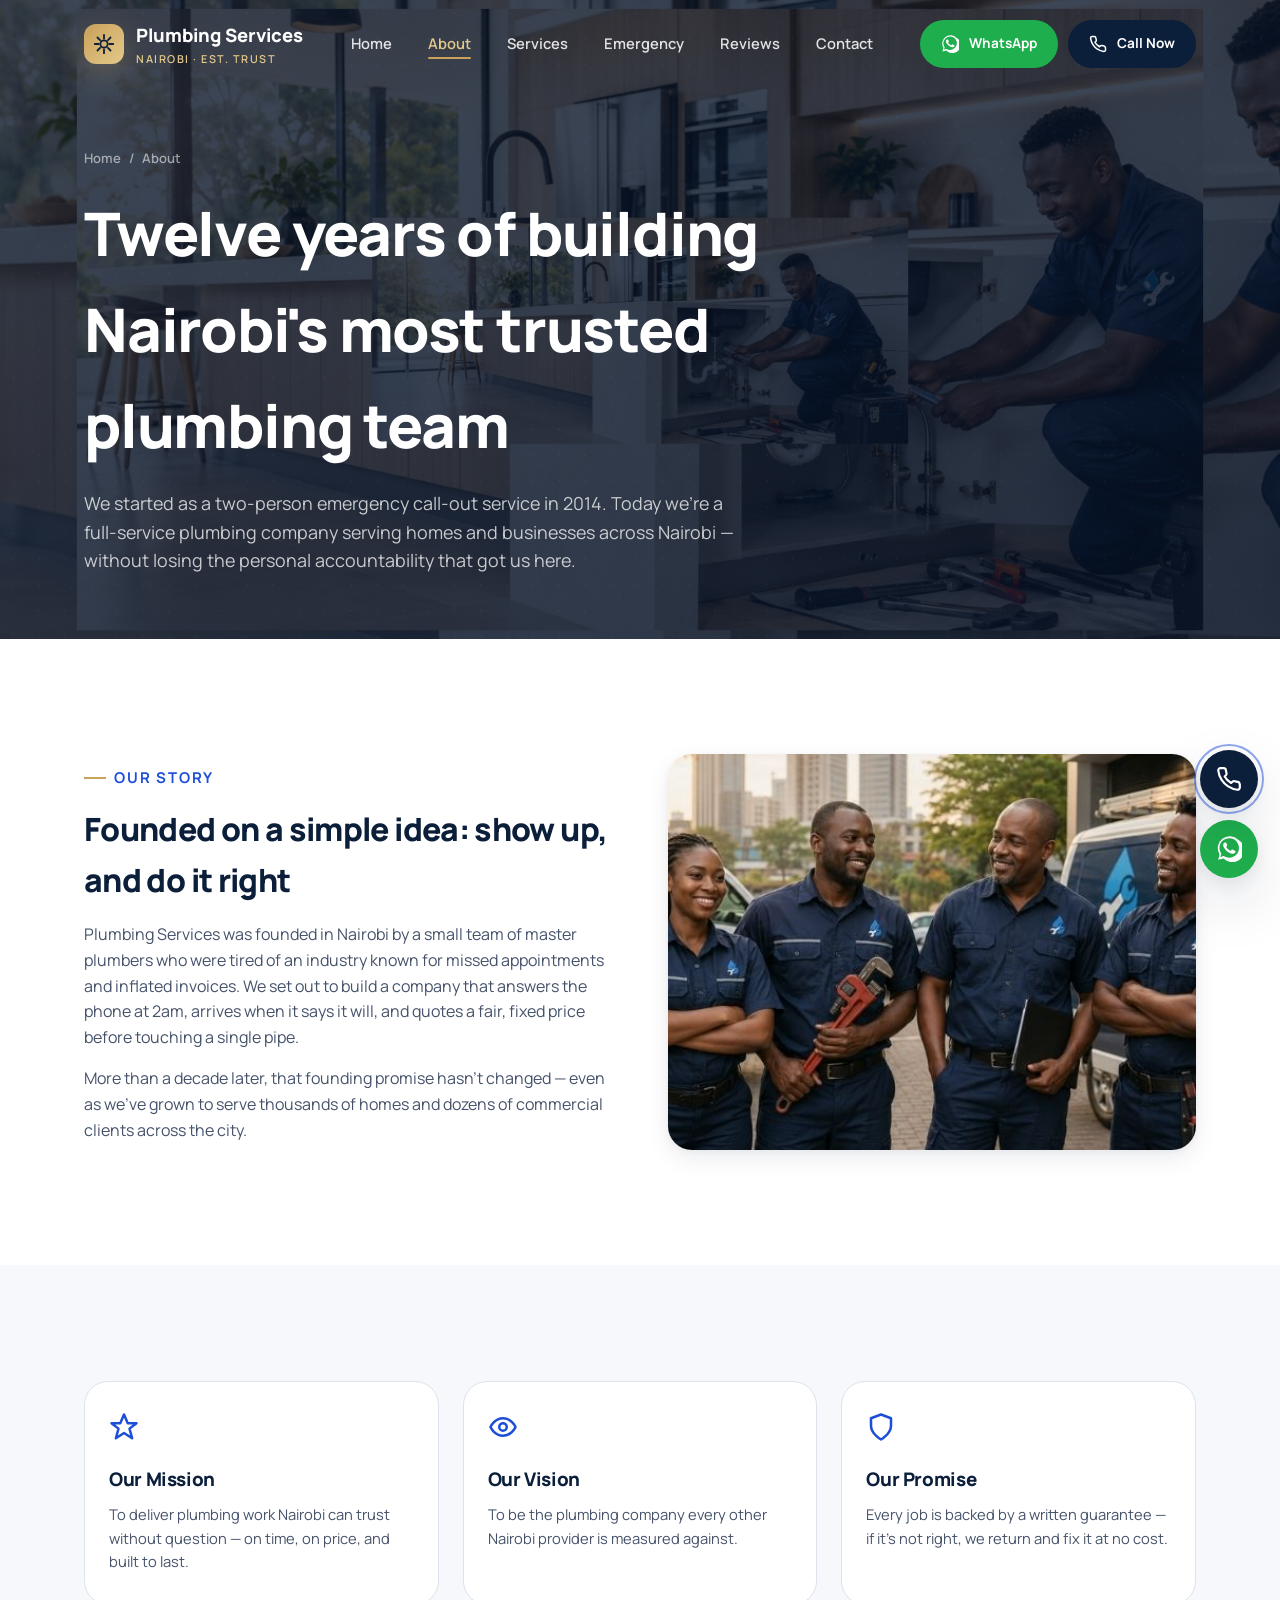
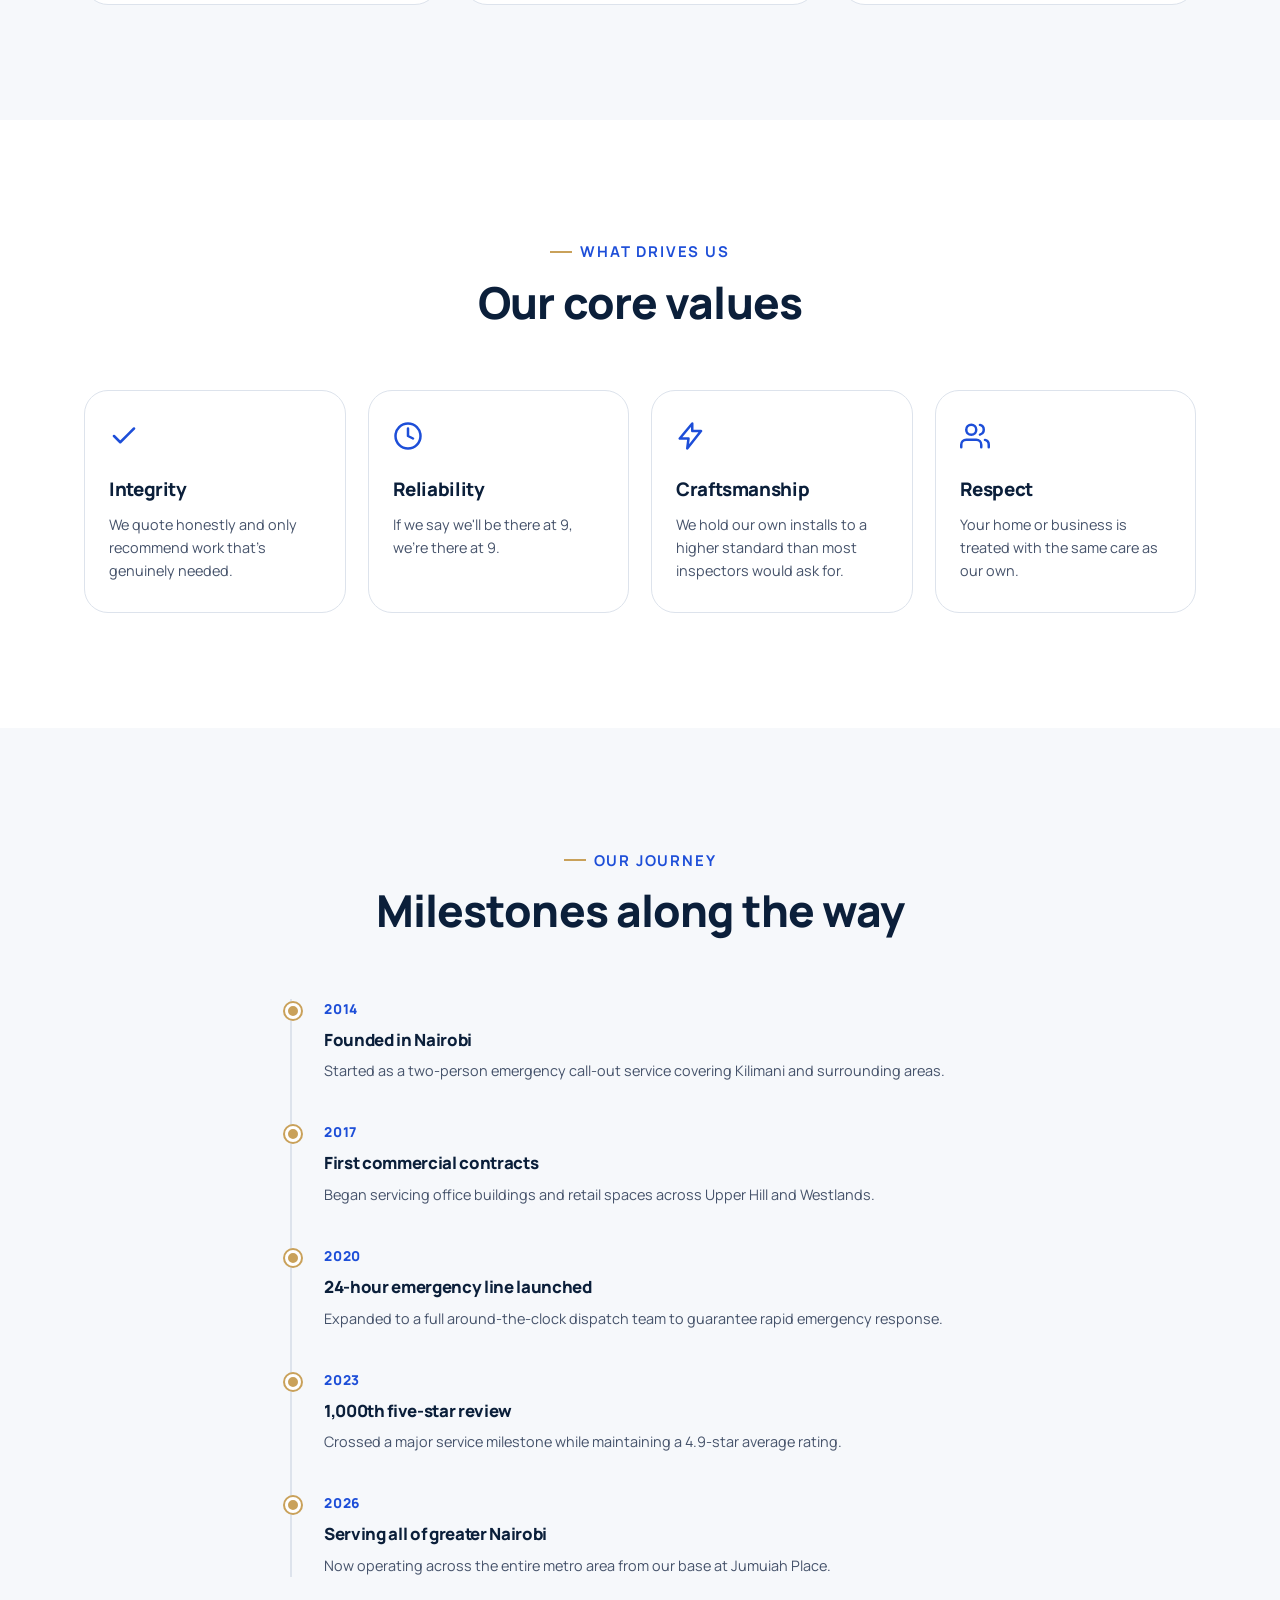
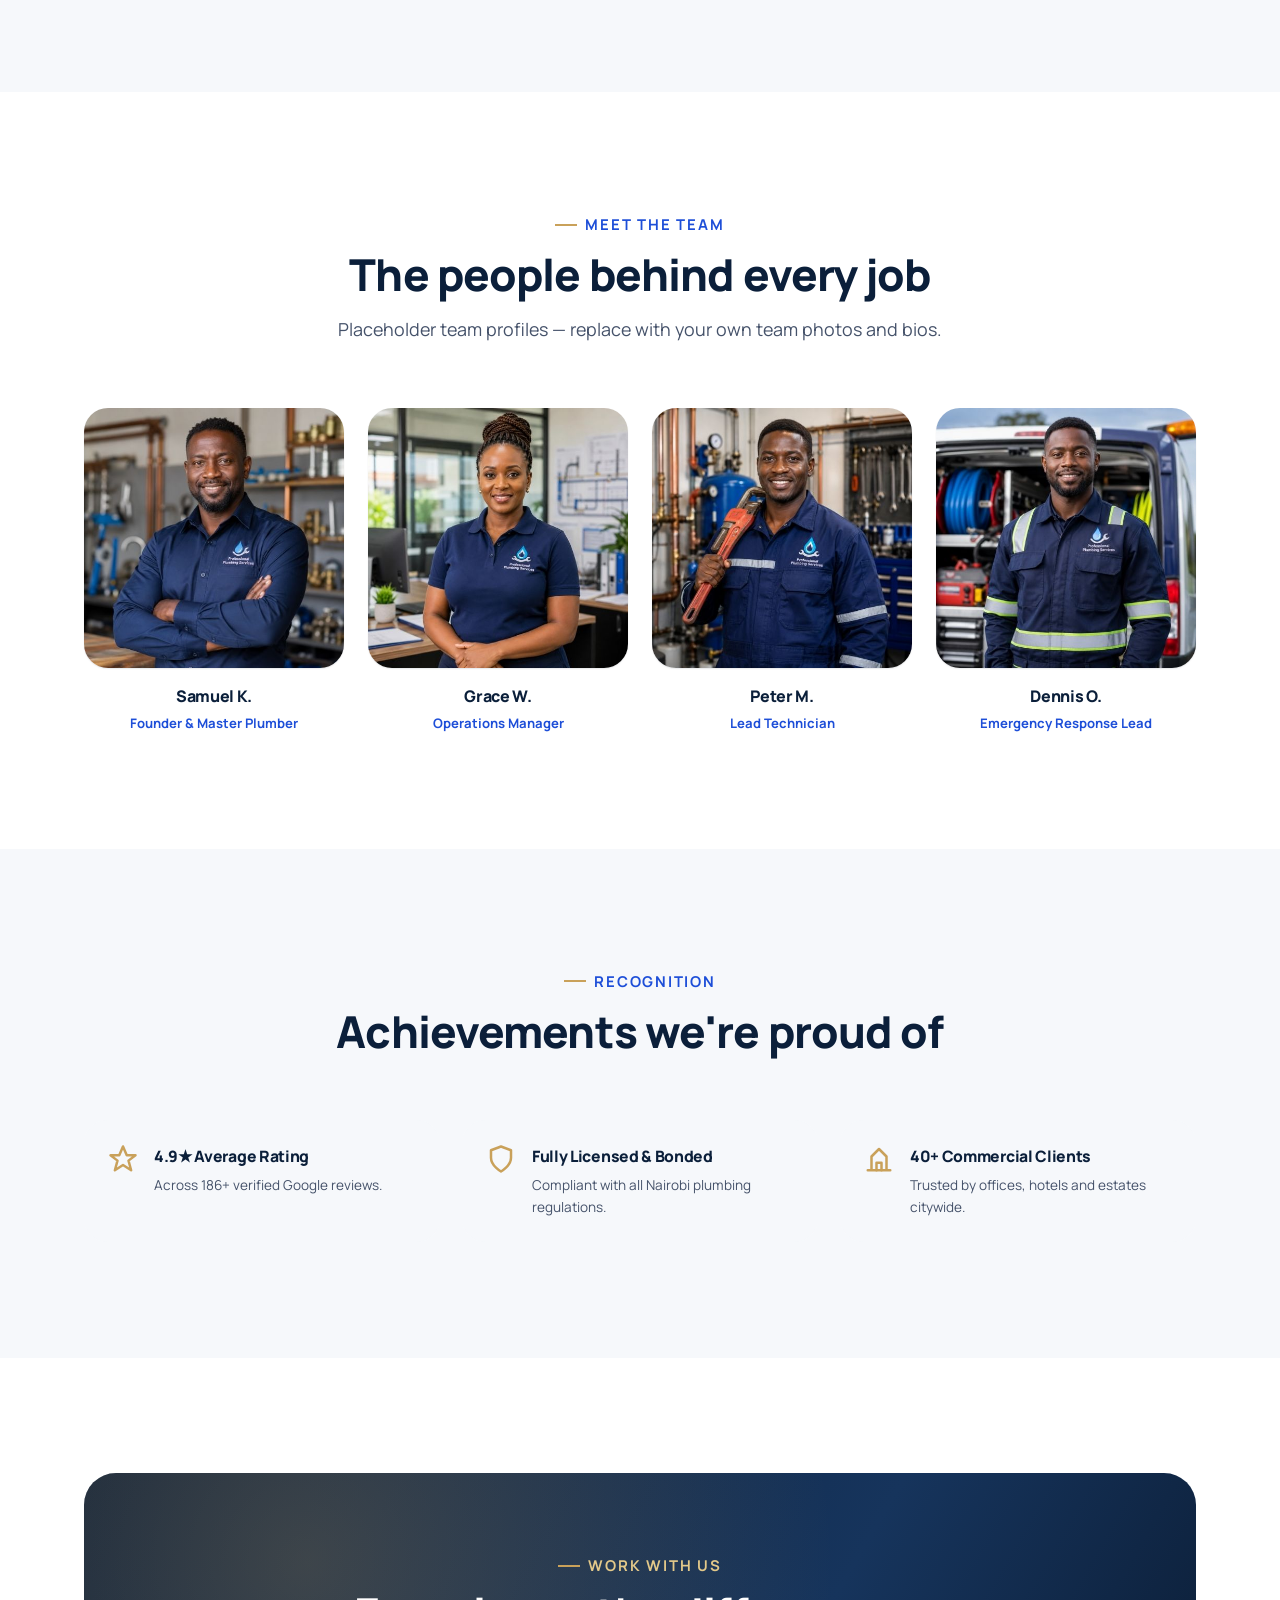
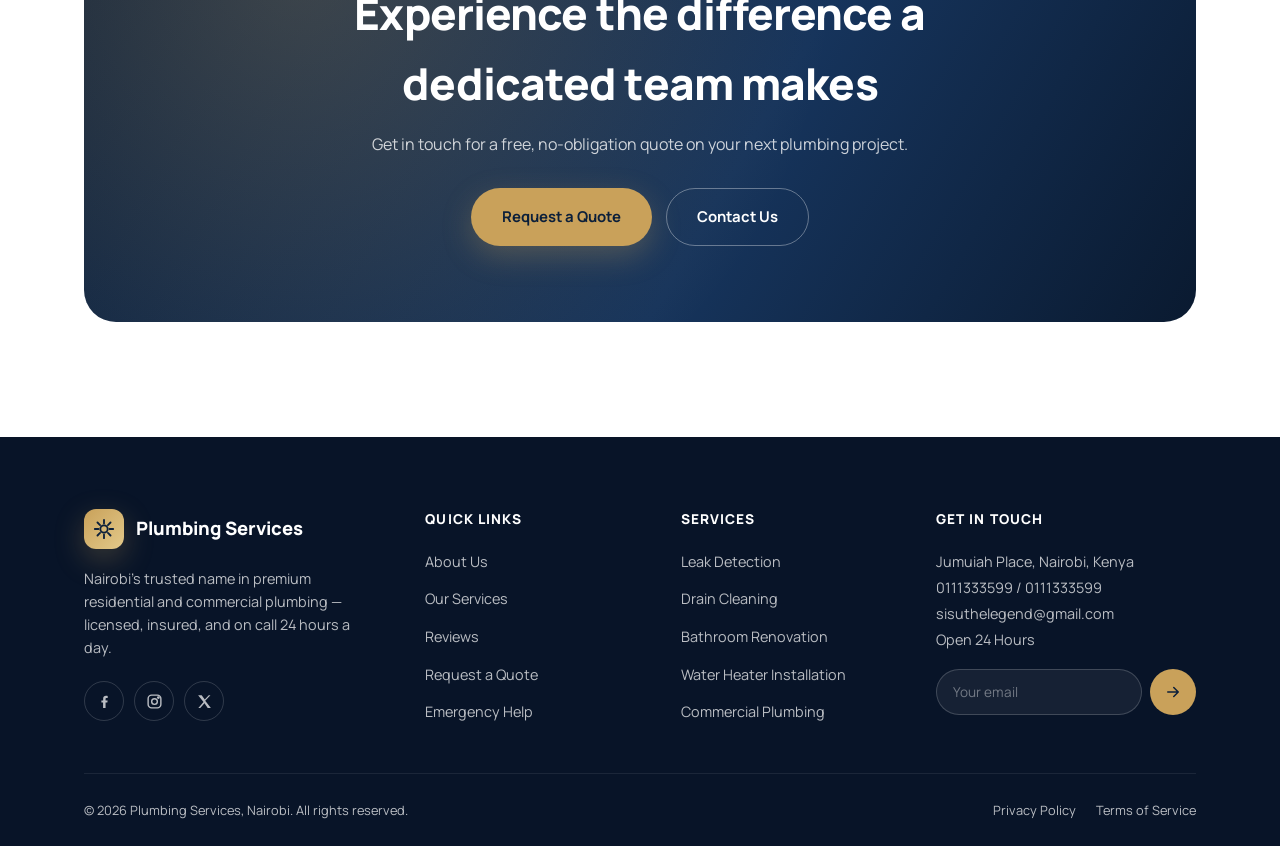
<file: about.html>
<!DOCTYPE html>
<html lang="en">
<head>
<meta charset="UTF-8">
<meta name="viewport" content="width=device-width, initial-scale=1.0">
<title>About Us | Plumbing Services Nairobi</title>
<meta name="description" content="Meet the licensed master plumbers behind Nairobi's premium plumbing company — our story, mission, values and 12-year track record of trusted service.">
<link rel="canonical" href="https://www.plumbingservicesnairobi.co.ke/about.html">
<meta property="og:type" content="website">
<meta property="og:title" content="About Us | Plumbing Services Nairobi">
<meta property="og:description" content="Our story, mission and the licensed team behind Nairobi's premium plumbing company.">
<meta property="og:url" content="https://www.plumbingservicesnairobi.co.ke/about.html">
<meta name="twitter:card" content="summary_large_image">

<link rel="preconnect" href="https://fonts.googleapis.com">
<link rel="preconnect" href="https://fonts.gstatic.com" crossorigin>
<link href="https://fonts.googleapis.com/css2?family=Manrope:wght@400;500;600;700;800&display=swap" rel="stylesheet">
<link rel="stylesheet" href="css/style.css">
<link rel="stylesheet" href="css/responsive.css">
<link rel="stylesheet" href="css/animations.css">
</head>
<body data-active="about">
<a href="#main" class="skip-link">Skip to main content</a>
<div id="site-header"></div>

<main id="main">
  <section class="page-hero">
    <div class="container">
      <nav class="breadcrumbs" aria-label="Breadcrumb"><a href="index.html">Home</a> <span>/</span> <span>About</span></nav>
      <h1>Twelve years of building Nairobi's most trusted plumbing team</h1>
      <p class="lede">We started as a two-person emergency call-out service in 2014. Today we're a full-service plumbing company serving homes and businesses across Nairobi — without losing the personal accountability that got us here.</p>
    </div>
  </section>

  <section class="section">
    <div class="container about-story-grid">
      <div data-reveal="left">
        <span class="eyebrow">Our Story</span>
        <h2 style="font-size:var(--step2); margin-top:14px;">Founded on a simple idea: show up, and do it right</h2>
        <p style="color:var(--ink-soft); margin-top:16px;">Plumbing Services was founded in Nairobi by a small team of master plumbers who were tired of an industry known for missed appointments and inflated invoices. We set out to build a company that answers the phone at 2am, arrives when it says it will, and quotes a fair, fixed price before touching a single pipe.</p>
        <p style="color:var(--ink-soft); margin-top:16px;">More than a decade later, that founding promise hasn't changed — even as we've grown to serve thousands of homes and dozens of commercial clients across the city.</p>
      </div>
      <div class="service-detail-media" data-reveal="right">
        <img src="images/hero/hero-plumber-2.jpg" alt="Plumbing Services technician working on-site in Nairobi" loading="lazy">
      </div>
    </div>
  </section>

  <section class="section bg-gray">
    <div class="container about-mission-grid">
      <div class="value-card" data-reveal style="--i:0">
        <svg viewBox="0 0 24 24" fill="none" stroke="currentColor" stroke-width="2" stroke-linecap="round" stroke-linejoin="round" aria-hidden="true"><path d="m12 2 3 7h7l-5.6 4.3L18.5 21 12 16.8 5.5 21l2.1-7.7L2 9h7z"/></svg>
        <h3>Our Mission</h3>
        <p style="color:var(--ink-soft); margin-top:8px; font-size:0.92rem;">To deliver plumbing work Nairobi can trust without question — on time, on price, and built to last.</p>
      </div>
      <div class="value-card" data-reveal style="--i:1">
        <svg viewBox="0 0 24 24" fill="none" stroke="currentColor" stroke-width="2" stroke-linecap="round" stroke-linejoin="round" aria-hidden="true"><path d="M2 12s3-7 10-7 10 7 10 7-3 7-10 7-10-7-10-7z"/><circle cx="12" cy="12" r="3"/></svg>
        <h3>Our Vision</h3>
        <p style="color:var(--ink-soft); margin-top:8px; font-size:0.92rem;">To be the plumbing company every other Nairobi provider is measured against.</p>
      </div>
      <div class="value-card" data-reveal style="--i:2">
        <svg viewBox="0 0 24 24" fill="none" stroke="currentColor" stroke-width="2" stroke-linecap="round" stroke-linejoin="round" aria-hidden="true"><path d="M12 22s8-4.5 8-11V5l-8-3-8 3v6c0 6.5 8 11 8 11z"/></svg>
        <h3>Our Promise</h3>
        <p style="color:var(--ink-soft); margin-top:8px; font-size:0.92rem;">Every job is backed by a written guarantee — if it's not right, we return and fix it at no cost.</p>
      </div>
    </div>
  </section>

  <section class="section">
    <div class="container">
      <div class="section-head center" data-reveal="fade">
        <span class="eyebrow">What Drives Us</span>
        <h2>Our core values</h2>
      </div>
      <div class="values-grid" data-reveal-group>
        <div class="value-card" data-reveal style="--i:0">
          <svg viewBox="0 0 24 24" fill="none" stroke="currentColor" stroke-width="2" stroke-linecap="round" stroke-linejoin="round" aria-hidden="true"><path d="M20 6 9 17l-5-5"/></svg>
          <h3>Integrity</h3>
          <p style="color:var(--ink-soft); margin-top:8px; font-size:0.9rem;">We quote honestly and only recommend work that's genuinely needed.</p>
        </div>
        <div class="value-card" data-reveal style="--i:1">
          <svg viewBox="0 0 24 24" fill="none" stroke="currentColor" stroke-width="2" stroke-linecap="round" stroke-linejoin="round" aria-hidden="true"><circle cx="12" cy="12" r="10"/><path d="M12 6v6l4 2"/></svg>
          <h3>Reliability</h3>
          <p style="color:var(--ink-soft); margin-top:8px; font-size:0.9rem;">If we say we'll be there at 9, we're there at 9.</p>
        </div>
        <div class="value-card" data-reveal style="--i:2">
          <svg viewBox="0 0 24 24" fill="none" stroke="currentColor" stroke-width="2" stroke-linecap="round" stroke-linejoin="round" aria-hidden="true"><path d="M13 2 3 14h7l-1 8 11-14h-7z"/></svg>
          <h3>Craftsmanship</h3>
          <p style="color:var(--ink-soft); margin-top:8px; font-size:0.9rem;">We hold our own installs to a higher standard than most inspectors would ask for.</p>
        </div>
        <div class="value-card" data-reveal style="--i:3">
          <svg viewBox="0 0 24 24" fill="none" stroke="currentColor" stroke-width="2" stroke-linecap="round" stroke-linejoin="round" aria-hidden="true"><path d="M17 21v-2a4 4 0 0 0-4-4H5a4 4 0 0 0-4 4v2M9 11a4 4 0 1 0 0-8 4 4 0 0 0 0 8zM23 21v-2a4 4 0 0 0-3-3.87M16 3.13a4 4 0 0 1 0 7.75"/></svg>
          <h3>Respect</h3>
          <p style="color:var(--ink-soft); margin-top:8px; font-size:0.9rem;">Your home or business is treated with the same care as our own.</p>
        </div>
      </div>
    </div>
  </section>

  <section class="section bg-gray">
    <div class="container">
      <div class="section-head center" data-reveal="fade">
        <span class="eyebrow">Our Journey</span>
        <h2>Milestones along the way</h2>
      </div>
      <div class="timeline" style="max-width:700px; margin-inline:auto;">
        <div class="timeline-item" data-reveal="left">
          <div class="timeline-year">2014</div>
          <h4>Founded in Nairobi</h4>
          <p>Started as a two-person emergency call-out service covering Kilimani and surrounding areas.</p>
        </div>
        <div class="timeline-item" data-reveal="left">
          <div class="timeline-year">2017</div>
          <h4>First commercial contracts</h4>
          <p>Began servicing office buildings and retail spaces across Upper Hill and Westlands.</p>
        </div>
        <div class="timeline-item" data-reveal="left">
          <div class="timeline-year">2020</div>
          <h4>24-hour emergency line launched</h4>
          <p>Expanded to a full around-the-clock dispatch team to guarantee rapid emergency response.</p>
        </div>
        <div class="timeline-item" data-reveal="left">
          <div class="timeline-year">2023</div>
          <h4>1,000th five-star review</h4>
          <p>Crossed a major service milestone while maintaining a 4.9-star average rating.</p>
        </div>
        <div class="timeline-item" data-reveal="left">
          <div class="timeline-year">2026</div>
          <h4>Serving all of greater Nairobi</h4>
          <p>Now operating across the entire metro area from our base at Jumuiah Place.</p>
        </div>
      </div>
    </div>
  </section>

  <section class="section">
    <div class="container">
      <div class="section-head center" data-reveal="fade">
        <span class="eyebrow">Meet The Team</span>
        <h2>The people behind every job</h2>
        <p>Placeholder team profiles — replace with your own team photos and bios.</p>
      </div>
      <div class="team-grid" data-reveal-group>
        <div class="team-card" data-reveal style="--i:0">
          <div class="team-photo"><img src="images/team/team-1.jpg" alt="Samuel K., Founder and Master Plumber" loading="lazy"></div>
          <h4>Samuel K.</h4>
          <div class="role">Founder &amp; Master Plumber</div>
        </div>
        <div class="team-card" data-reveal style="--i:1">
          <div class="team-photo"><img src="images/team/team-2.jpg" alt="Grace W., Operations Manager" loading="lazy"></div>
          <h4>Grace W.</h4>
          <div class="role">Operations Manager</div>
        </div>
        <div class="team-card" data-reveal style="--i:2">
          <div class="team-photo"><img src="images/team/team-3.jpg" alt="Peter M., Lead Technician" loading="lazy"></div>
          <h4>Peter M.</h4>
          <div class="role">Lead Technician</div>
        </div>
        <div class="team-card" data-reveal style="--i:3">
          <div class="team-photo"><img src="images/team/team-4.jpg" alt="Dennis O., Emergency Response Lead" loading="lazy"></div>
          <h4>Dennis O.</h4>
          <div class="role">Emergency Response Lead</div>
        </div>
      </div>
    </div>
  </section>

  <section class="section bg-gray">
    <div class="container">
      <div class="section-head center" data-reveal="fade">
        <span class="eyebrow">Recognition</span>
        <h2>Achievements we're proud of</h2>
      </div>
      <div class="achieve-grid" data-reveal-group>
        <div class="achieve-card" data-reveal style="--i:0">
          <svg viewBox="0 0 24 24" fill="none" stroke="currentColor" stroke-width="2" stroke-linecap="round" stroke-linejoin="round" aria-hidden="true"><path d="m12 2 3 7h7l-5.6 4.3L18.5 21 12 16.8 5.5 21l2.1-7.7L2 9h7z"/></svg>
          <div><h4>4.9★ Average Rating</h4><p>Across 186+ verified Google reviews.</p></div>
        </div>
        <div class="achieve-card" data-reveal style="--i:1">
          <svg viewBox="0 0 24 24" fill="none" stroke="currentColor" stroke-width="2" stroke-linecap="round" stroke-linejoin="round" aria-hidden="true"><path d="M12 22s8-4.5 8-11V5l-8-3-8 3v6c0 6.5 8 11 8 11z"/></svg>
          <div><h4>Fully Licensed &amp; Bonded</h4><p>Compliant with all Nairobi plumbing regulations.</p></div>
        </div>
        <div class="achieve-card" data-reveal style="--i:2">
          <svg viewBox="0 0 24 24" fill="none" stroke="currentColor" stroke-width="2" stroke-linecap="round" stroke-linejoin="round" aria-hidden="true"><path d="M3 21h18M6 21V10l6-6 6 6v11"/><path d="M10 21v-6h4v6"/></svg>
          <div><h4>40+ Commercial Clients</h4><p>Trusted by offices, hotels and estates citywide.</p></div>
        </div>
      </div>
    </div>
  </section>

  <section class="section">
    <div class="container">
      <div class="cta-banner" data-reveal="scale">
        <div class="cta-banner-inner">
          <span class="eyebrow" style="color:var(--gold-light);">Work With Us</span>
          <h2>Experience the difference a dedicated team makes</h2>
          <p>Get in touch for a free, no-obligation quote on your next plumbing project.</p>
          <div class="hero-cta-row">
            <a href="quote.html" class="btn btn-primary">Request a Quote</a>
            <a href="contact.html" class="btn btn-outline">Contact Us</a>
          </div>
        </div>
      </div>
    </div>
  </section>
</main>

<div id="site-footer"></div>
<script src="js/navbar.js"></script>
<script src="js/main.js"></script>
</body>
</html>
</file>
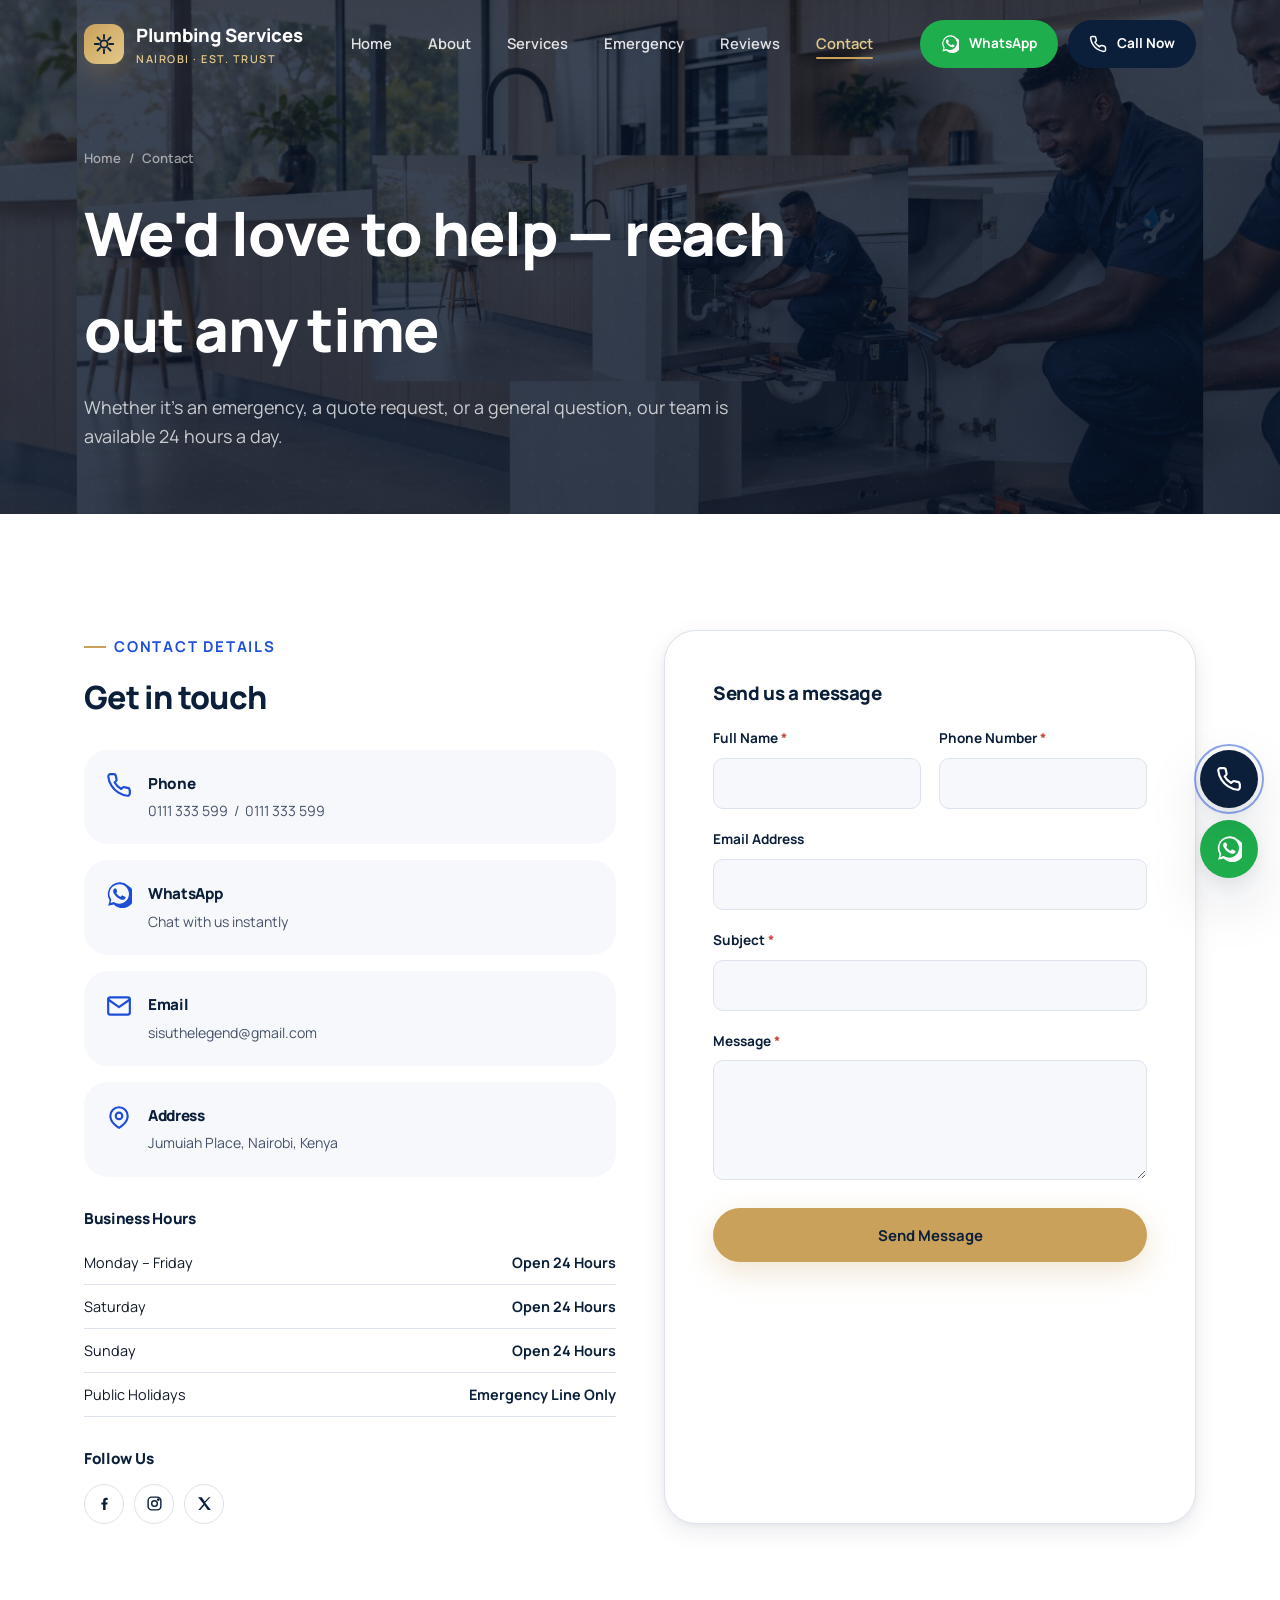
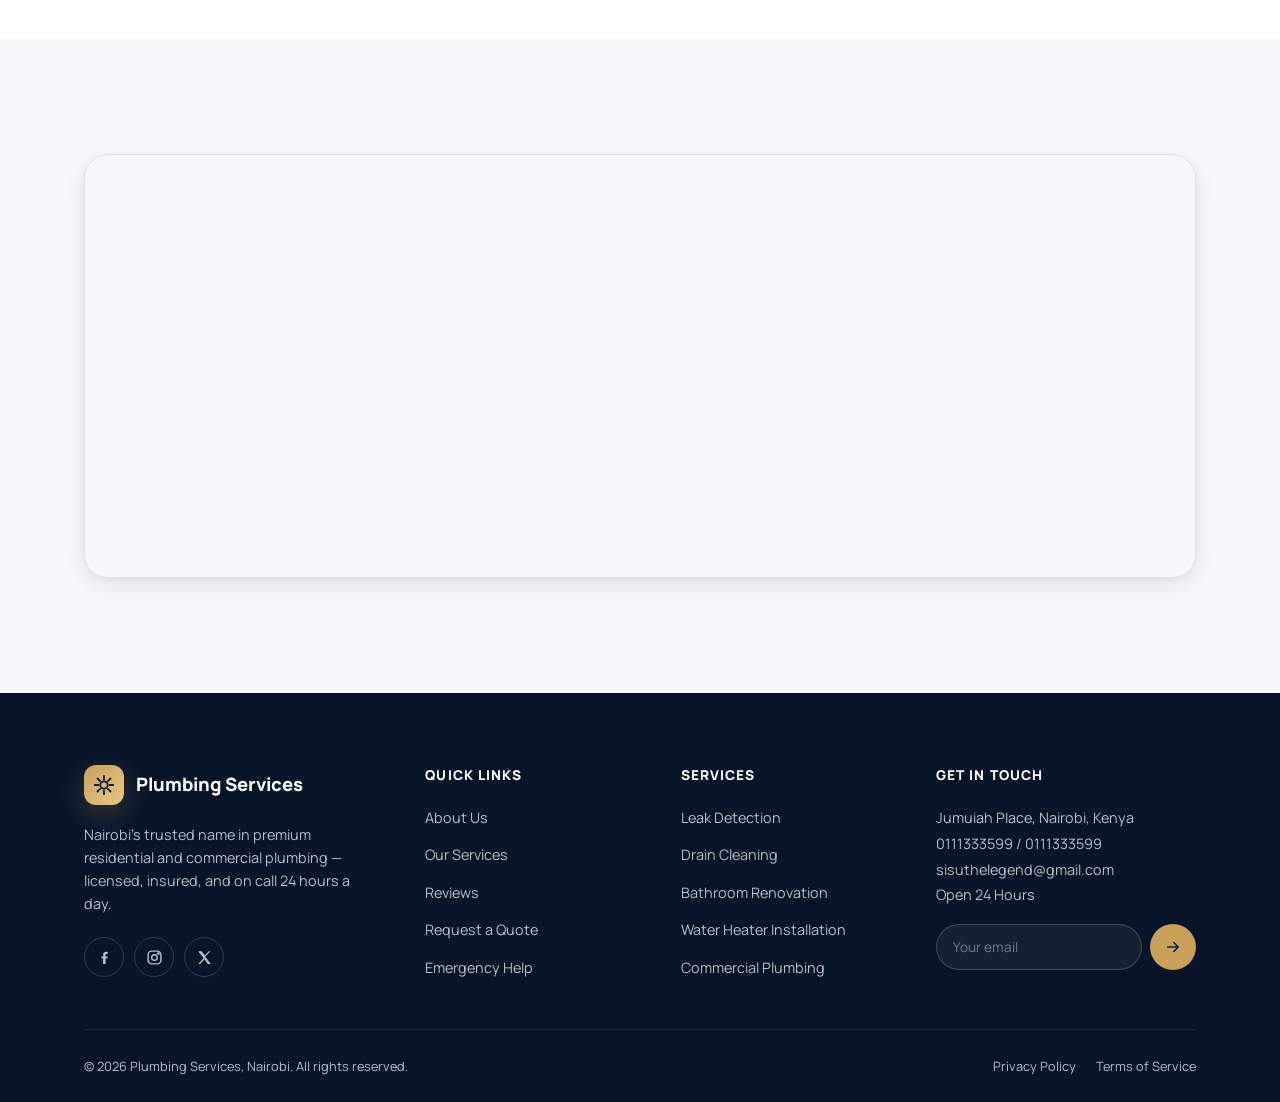
<file: contact.html>
<!DOCTYPE html>
<html lang="en">
<head>
<meta charset="UTF-8">
<meta name="viewport" content="width=device-width, initial-scale=1.0">
<title>Contact Us | Plumbing Services Nairobi</title>
<meta name="description" content="Contact Plumbing Services Nairobi — call 0111333599, WhatsApp us, or send a message. Based at Jumuiah Place, Nairobi. Open 24 hours.">
<link rel="canonical" href="https://www.plumbingservicesnairobi.co.ke/contact.html">
<meta property="og:type" content="website">
<meta property="og:title" content="Contact Us | Plumbing Services Nairobi">
<meta property="og:description" content="Get in touch with Nairobi's premium plumbing company — open 24 hours.">
<meta property="og:url" content="https://www.plumbingservicesnairobi.co.ke/contact.html">
<meta name="twitter:card" content="summary_large_image">

<link rel="preconnect" href="https://fonts.googleapis.com">
<link rel="preconnect" href="https://fonts.gstatic.com" crossorigin>
<link href="https://fonts.googleapis.com/css2?family=Manrope:wght@400;500;600;700;800&display=swap" rel="stylesheet">
<link rel="stylesheet" href="css/style.css">
<link rel="stylesheet" href="css/responsive.css">
<link rel="stylesheet" href="css/animations.css">
</head>
<body data-active="contact">
<a href="#main" class="skip-link">Skip to main content</a>
<div id="site-header"></div>

<main id="main">
  <section class="page-hero">
    <div class="container">
      <nav class="breadcrumbs" aria-label="Breadcrumb"><a href="index.html">Home</a> <span>/</span> <span>Contact</span></nav>
      <h1>We'd love to help — reach out any time</h1>
      <p class="lede">Whether it's an emergency, a quote request, or a general question, our team is available 24 hours a day.</p>
    </div>
  </section>

  <section class="section">
    <div class="container contact-grid">
      <div data-reveal="left">
        <span class="eyebrow">Contact Details</span>
        <h2 style="font-size:var(--step2); margin-top:14px; margin-bottom:26px;">Get in touch</h2>

        <div class="contact-info-card">
          <svg viewBox="0 0 24 24" fill="none" stroke="currentColor" stroke-width="2" stroke-linecap="round" stroke-linejoin="round" aria-hidden="true"><path d="M22 16.9v3a2 2 0 0 1-2.2 2 19.8 19.8 0 0 1-8.6-3.1 19.5 19.5 0 0 1-6-6A19.8 19.8 0 0 1 2.1 4.2 2 2 0 0 1 4.1 2h3a2 2 0 0 1 2 1.7c.1.9.3 1.8.6 2.7a2 2 0 0 1-.5 2.1L8 9.7a16 16 0 0 0 6 6l1.2-1.2a2 2 0 0 1 2.1-.5c.9.3 1.8.5 2.7.6a2 2 0 0 1 1.7 2z"/></svg>
          <div>
            <h4>Phone</h4>
            <p><a href="tel:0111 333 599">0111 333 599</a> &nbsp;/&nbsp; <a href="tel:0111333599">0111 333 599</a></p>
          </div>
        </div>
        <div class="contact-info-card">
          <svg viewBox="0 0 24 24" fill="currentColor" aria-hidden="true"><path d="M20.5 3.5A11 11 0 0 0 3.3 17L2 22l5.2-1.3A11 11 0 1 0 20.5 3.5zM12 20a9 9 0 0 1-4.6-1.3l-.3-.2-3 .8.8-3-.2-.3A9 9 0 1 1 12 20zm5-6.7c-.3-.1-1.6-.8-1.8-.9-.2-.1-.4-.1-.6.1-.2.3-.7.9-.8 1-.2.2-.3.2-.5.1a7.3 7.3 0 0 1-2.2-1.3 8 8 0 0 1-1.5-1.9c-.2-.3 0-.4.1-.6l.4-.5c.1-.2.2-.3.2-.5.1-.2 0-.4 0-.5-.1-.1-.6-1.5-.9-2-.2-.5-.4-.4-.6-.4h-.5c-.2 0-.5.1-.7.3-.3.3-1 .9-1 2.3s1 2.7 1.2 2.9c.1.2 2 3.1 4.9 4.3.7.3 1.2.5 1.6.6.7.2 1.3.2 1.8.1.5-.1 1.6-.6 1.8-1.3.2-.6.2-1.1.2-1.3-.1-.1-.3-.2-.6-.3z"/></svg>
          <div>
            <h4>WhatsApp</h4>
            <p><a href="https://wa.me/254111333599" target="_blank" rel="noopener">Chat with us instantly</a></p>
          </div>
        </div>
        <div class="contact-info-card">
          <svg viewBox="0 0 24 24" fill="none" stroke="currentColor" stroke-width="2" stroke-linecap="round" stroke-linejoin="round" aria-hidden="true"><rect x="2" y="4" width="20" height="16" rx="2"/><path d="m22 6-10 7L2 6"/></svg>
          <div>
            <h4>Email</h4>
            <p><a href="mailto:sisuthelegend@gmail.com">sisuthelegend@gmail.com</a></p>
          </div>
        </div>
        <div class="contact-info-card">
          <svg viewBox="0 0 24 24" fill="none" stroke="currentColor" stroke-width="2" stroke-linecap="round" stroke-linejoin="round" aria-hidden="true"><path d="M12 22s8-4.5 8-11a8 8 0 1 0-16 0c0 6.5 8 11 8 11z"/><circle cx="12" cy="11" r="3"/></svg>
          <div>
            <h4>Address</h4>
            <p>Jumuiah Place, Nairobi, Kenya</p>
          </div>
        </div>

        <h4 style="margin-top:30px; margin-bottom:6px; font-size:0.95rem; color:var(--navy);">Business Hours</h4>
        <table class="hours-table">
          <tr><td>Monday – Friday</td><td>Open 24 Hours</td></tr>
          <tr><td>Saturday</td><td>Open 24 Hours</td></tr>
          <tr><td>Sunday</td><td>Open 24 Hours</td></tr>
          <tr><td>Public Holidays</td><td>Emergency Line Only</td></tr>
        </table>

        <h4 style="margin-top:30px; margin-bottom:12px; font-size:0.95rem; color:var(--navy);">Follow Us</h4>
        <div class="footer-social" style="margin-top:0;">
          <a href="#" aria-label="Facebook" style="border-color:var(--gray-200); color:var(--navy);"><svg viewBox="0 0 24 24" fill="currentColor"><path d="M13.5 21v-7.5H16l.4-3H13.5V8.4c0-.9.2-1.5 1.6-1.5H16.5V4.3C16.2 4.3 15.2 4 14 4c-2.3 0-3.9 1.4-3.9 4v2.5H7.6v3H10V21h3.5z"/></svg></a>
          <a href="#" aria-label="Instagram" style="border-color:var(--gray-200); color:var(--navy);"><svg viewBox="0 0 24 24" fill="none" stroke="currentColor" stroke-width="2"><rect x="3" y="3" width="18" height="18" rx="5"/><circle cx="12" cy="12" r="4"/><circle cx="17.5" cy="6.5" r="1"/></svg></a>
          <a href="#" aria-label="X / Twitter" style="border-color:var(--gray-200); color:var(--navy);"><svg viewBox="0 0 24 24" fill="currentColor"><path d="M3 3l7.6 9.6L3.3 21H6l6-6.5L16.5 21H21l-8-10.2L20.4 3H18l-5.6 6L8 3H3z"/></svg></a>
        </div>
      </div>

      <form class="form-card" action="https://formspree.io/f/xzdlkqel" method="POST" data-reveal="right" data-validate-form data-success-title="Message sent" data-success-message="Thanks for reaching out — our team will respond within a few hours.">
        <input type="hidden" name="_subject" value="New Contact Message — Plumbing Services website">
        <input type="text" name="_gotcha" style="display:none" tabindex="-1" autocomplete="off">
        <h3 style="margin-bottom:20px;">Send us a message</h3>
        <div class="form-row">
          <div class="form-group">
            <label for="cName">Full Name <span class="req">*</span></label>
            <input type="text" id="cName" name="name" required>
          </div>
          <div class="form-group">
            <label for="cPhone">Phone Number <span class="req">*</span></label>
            <input type="tel" id="cPhone" name="phone" required>
          </div>
        </div>
        <div class="form-group">
          <label for="cEmail">Email Address</label>
          <input type="email" id="cEmail" name="email">
        </div>
        <div class="form-group">
          <label for="cSubject">Subject <span class="req">*</span></label>
          <input type="text" id="cSubject" name="subject" required>
        </div>
        <div class="form-group">
          <label for="cMessage">Message <span class="req">*</span></label>
          <textarea id="cMessage" name="message" required></textarea>
        </div>
        <button type="submit" class="btn btn-primary btn-block">
          <span class="btn-label">Send Message</span>
          <span class="spinner" aria-hidden="true"></span>
        </button>
      </form>
    </div>
  </section>

  <section class="section bg-gray">
    <div class="container">
      <div class="map-frame" style="aspect-ratio:21/8;" data-reveal="fade">
        <iframe src="https://www.google.com/maps?q=Jumuiah%20Place%2C%20Nairobi&output=embed" title="Map showing Plumbing Services location at Jumuiah Place, Nairobi" loading="lazy" referrerpolicy="no-referrer-when-downgrade"></iframe>
      </div>
    </div>
  </section>
</main>

<div id="site-footer"></div>
<script src="js/navbar.js"></script>
<script src="js/main.js"></script>
<script src="js/quote.js"></script>
</body>
</html>
</file>
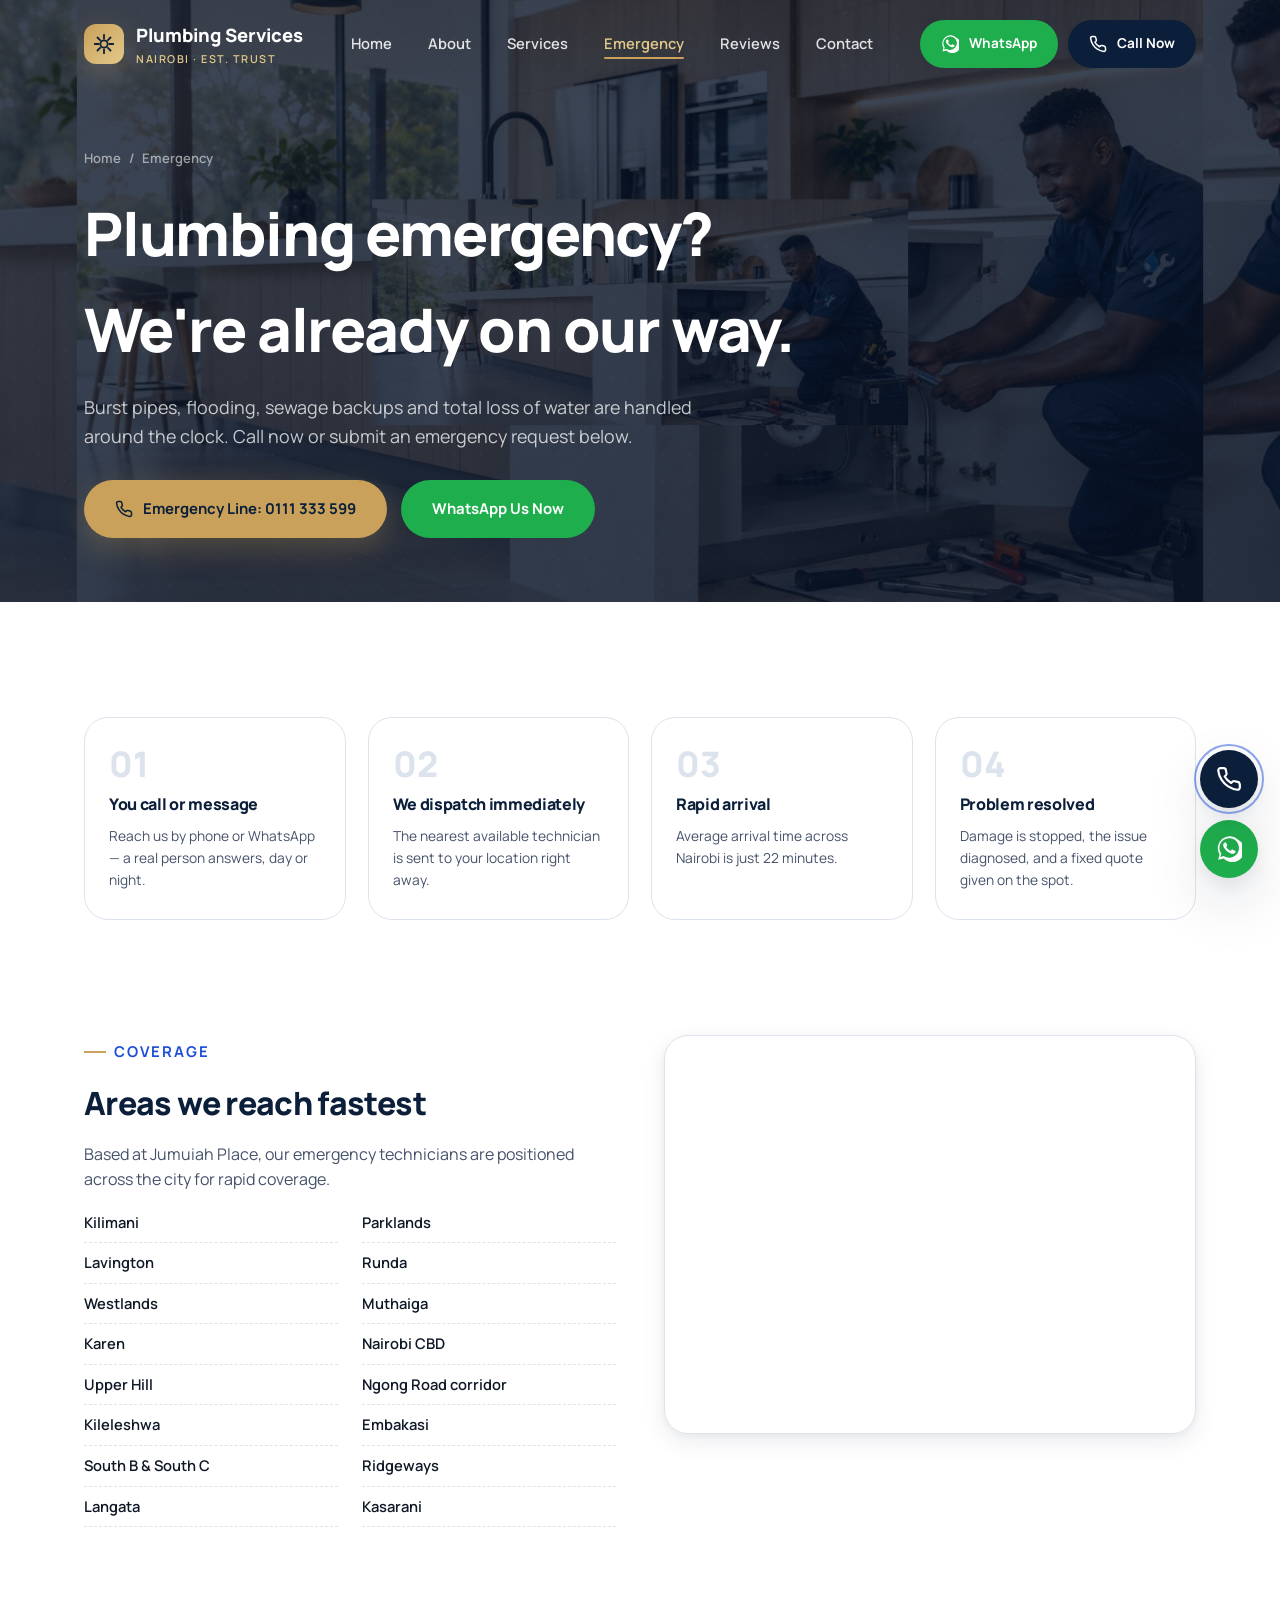
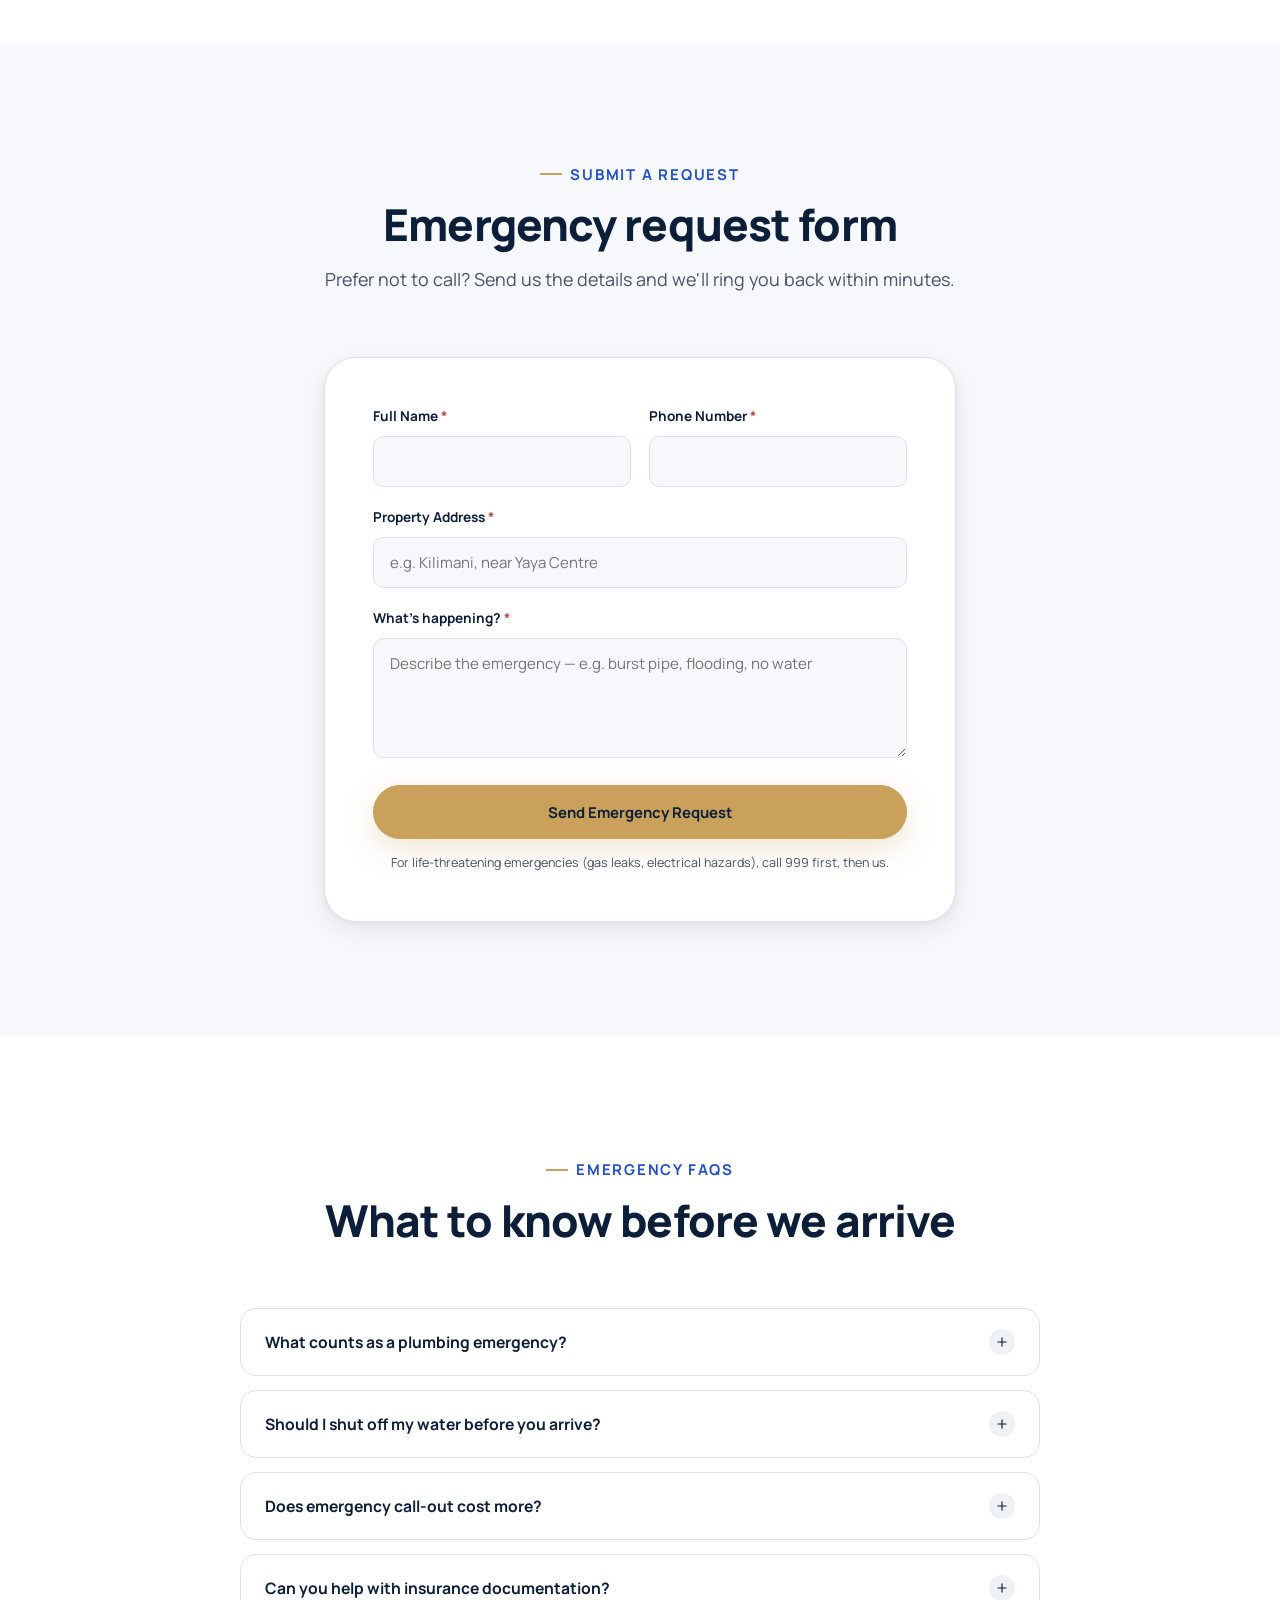
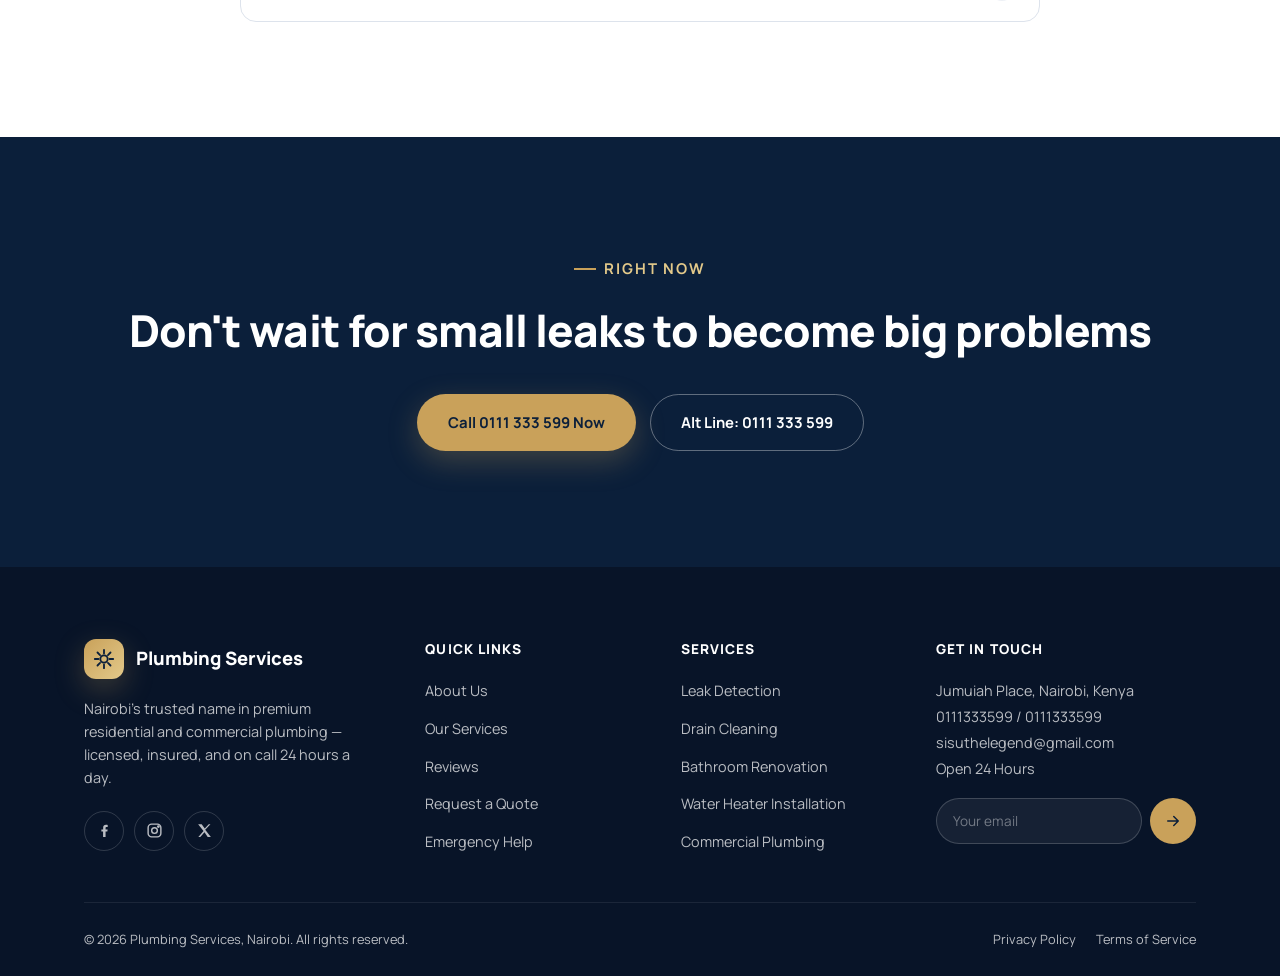
<file: emergency.html>
<!DOCTYPE html>
<html lang="en">
<head>
<meta charset="UTF-8">
<meta name="viewport" content="width=device-width, initial-scale=1.0">
<title>24/7 Emergency Plumber Nairobi | Plumbing Services</title>
<meta name="description" content="Need an emergency plumber in Nairobi right now? Call 0111333599 for 24-hour emergency plumbing with an average 22-minute response time.">
<link rel="canonical" href="https://www.plumbingservicesnairobi.co.ke/emergency.html">
<meta property="og:type" content="website">
<meta property="og:title" content="24/7 Emergency Plumber Nairobi">
<meta property="og:description" content="24-hour emergency plumbing across Nairobi. Average 22-minute response.">
<meta property="og:url" content="https://www.plumbingservicesnairobi.co.ke/emergency.html">
<meta name="twitter:card" content="summary_large_image">

<link rel="preconnect" href="https://fonts.googleapis.com">
<link rel="preconnect" href="https://fonts.gstatic.com" crossorigin>
<link href="https://fonts.googleapis.com/css2?family=Manrope:wght@400;500;600;700;800&display=swap" rel="stylesheet">
<link rel="stylesheet" href="css/style.css">
<link rel="stylesheet" href="css/responsive.css">
<link rel="stylesheet" href="css/animations.css">
</head>
<body data-active="emergency">
<a href="#main" class="skip-link">Skip to main content</a>
<div id="site-header"></div>

<main id="main">
  <section class="page-hero">
    <div class="container">
      <nav class="breadcrumbs" aria-label="Breadcrumb"><a href="index.html">Home</a> <span>/</span> <span>Emergency</span></nav>
      <h1>Plumbing emergency? We're already on our way.</h1>
      <p class="lede">Burst pipes, flooding, sewage backups and total loss of water are handled around the clock. Call now or submit an emergency request below.</p>
      <div class="hero-cta-row" style="margin-top:30px;">
        <a href="tel:0111333599" class="btn btn-primary">
          <svg viewBox="0 0 24 24" fill="none" stroke="currentColor" stroke-width="2" stroke-linecap="round" stroke-linejoin="round" aria-hidden="true"><path d="M22 16.9v3a2 2 0 0 1-2.2 2 19.8 19.8 0 0 1-8.6-3.1 19.5 19.5 0 0 1-6-6A19.8 19.8 0 0 1 2.1 4.2 2 2 0 0 1 4.1 2h3a2 2 0 0 1 2 1.7c.1.9.3 1.8.6 2.7a2 2 0 0 1-.5 2.1L8 9.7a16 16 0 0 0 6 6l1.2-1.2a2 2 0 0 1 2.1-.5c.9.3 1.8.5 2.7.6a2 2 0 0 1 1.7 2z"/></svg>
          Emergency Line: 0111 333 599
        </a>
        <a href="https://wa.me/254111333599" class="btn btn-whatsapp" target="_blank" rel="noopener">WhatsApp Us Now</a>
      </div>
    </div>
  </section>

  <section class="section" style="padding-bottom:0;">
    <div class="container">
      <div class="response-steps" data-reveal-group>
        <div class="response-step" data-reveal style="--i:0">
          <div class="step-num">01</div>
          <h4>You call or message</h4>
          <p>Reach us by phone or WhatsApp — a real person answers, day or night.</p>
        </div>
        <div class="response-step" data-reveal style="--i:1">
          <div class="step-num">02</div>
          <h4>We dispatch immediately</h4>
          <p>The nearest available technician is sent to your location right away.</p>
        </div>
        <div class="response-step" data-reveal style="--i:2">
          <div class="step-num">03</div>
          <h4>Rapid arrival</h4>
          <p>Average arrival time across Nairobi is just 22 minutes.</p>
        </div>
        <div class="response-step" data-reveal style="--i:3">
          <div class="step-num">04</div>
          <h4>Problem resolved</h4>
          <p>Damage is stopped, the issue diagnosed, and a fixed quote given on the spot.</p>
        </div>
      </div>
    </div>
  </section>

  <section class="section">
    <div class="container" style="display:grid; grid-template-columns:1fr 1fr; gap:48px; align-items:start;">
      <div data-reveal="left">
        <span class="eyebrow">Coverage</span>
        <h2 style="font-size:var(--step2); margin-top:14px;">Areas we reach fastest</h2>
        <p style="color:var(--ink-soft); margin-top:12px;">Based at Jumuiah Place, our emergency technicians are positioned across the city for rapid coverage.</p>
        <ul class="coverage-list">
          <li>Kilimani</li><li>Lavington</li><li>Westlands</li><li>Karen</li>
          <li>Upper Hill</li><li>Kileleshwa</li><li>South B &amp; South C</li><li>Langata</li>
          <li>Parklands</li><li>Runda</li><li>Muthaiga</li><li>Nairobi CBD</li>
          <li>Ngong Road corridor</li><li>Embakasi</li><li>Ridgeways</li><li>Kasarani</li>
        </ul>
      </div>
      <div class="map-frame" data-reveal="right">
        <iframe src="https://www.google.com/maps?q=Jumuiah%20Place%2C%20Nairobi&output=embed" title="Map showing emergency plumbing coverage from Jumuiah Place, Nairobi" loading="lazy" referrerpolicy="no-referrer-when-downgrade"></iframe>
      </div>
    </div>
  </section>

  <section class="section bg-gray" id="emergency-form">
    <div class="container" style="max-width:760px;">
      <div class="section-head center" data-reveal="fade">
        <span class="eyebrow">Submit A Request</span>
        <h2>Emergency request form</h2>
        <p>Prefer not to call? Send us the details and we'll ring you back within minutes.</p>
      </div>
      <form class="form-card" action="https://formspree.io/f/xzdlkqel" method="POST" data-reveal="scale" data-validate-form data-success-title="Help is on the way" data-success-message="A dispatcher will call you back within minutes to confirm arrival time.">
        <input type="hidden" name="_subject" value="🚨 EMERGENCY Request — Plumbing Services website">
        <input type="text" name="_gotcha" style="display:none" tabindex="-1" autocomplete="off">
        <div class="form-row">
          <div class="form-group">
            <label for="eName">Full Name <span class="req">*</span></label>
            <input type="text" id="eName" name="name" required>
          </div>
          <div class="form-group">
            <label for="ePhone">Phone Number <span class="req">*</span></label>
            <input type="tel" id="ePhone" name="phone" required>
          </div>
        </div>
        <div class="form-group">
          <label for="eAddress">Property Address <span class="req">*</span></label>
          <input type="text" id="eAddress" name="address" placeholder="e.g. Kilimani, near Yaya Centre" required>
        </div>
        <div class="form-group">
          <label for="eIssue">What's happening? <span class="req">*</span></label>
          <textarea id="eIssue" name="issue" placeholder="Describe the emergency — e.g. burst pipe, flooding, no water" required></textarea>
        </div>
        <button type="submit" class="btn btn-primary btn-block">
          <span class="btn-label">Send Emergency Request</span>
          <span class="spinner" aria-hidden="true"></span>
        </button>
        <p class="form-hint" style="text-align:center; margin-top:14px;">For life-threatening emergencies (gas leaks, electrical hazards), call 999 first, then us.</p>
      </form>
    </div>
  </section>

  <section class="section">
    <div class="container">
      <div class="section-head center" data-reveal="fade">
        <span class="eyebrow">Emergency FAQs</span>
        <h2>What to know before we arrive</h2>
      </div>
      <div class="faq-list">
        <div class="faq-item">
          <button class="faq-q" aria-expanded="false">What counts as a plumbing emergency?<span class="plus"><svg viewBox="0 0 24 24" fill="none" stroke="currentColor" stroke-width="2" stroke-linecap="round" aria-hidden="true"><path d="M12 5v14M5 12h14"/></svg></span></button>
          <div class="faq-a"><div class="faq-a-inner">Burst or leaking pipes, sewage backups, complete loss of water, overflowing toilets and flooding all qualify as emergencies and are prioritised immediately.</div></div>
        </div>
        <div class="faq-item">
          <button class="faq-q" aria-expanded="false">Should I shut off my water before you arrive?<span class="plus"><svg viewBox="0 0 24 24" fill="none" stroke="currentColor" stroke-width="2" stroke-linecap="round" aria-hidden="true"><path d="M12 5v14M5 12h14"/></svg></span></button>
          <div class="faq-a"><div class="faq-a-inner">If you know where your main shut-off valve is and it's safe to reach, turning it off can limit damage. Our dispatcher will talk you through it on the call if needed.</div></div>
        </div>
        <div class="faq-item">
          <button class="faq-q" aria-expanded="false">Does emergency call-out cost more?<span class="plus"><svg viewBox="0 0 24 24" fill="none" stroke="currentColor" stroke-width="2" stroke-linecap="round" aria-hidden="true"><path d="M12 5v14M5 12h14"/></svg></span></button>
          <div class="faq-a"><div class="faq-a-inner">Emergency call-outs carry a fixed after-hours rate, which we confirm with you before dispatch — no surprise charges when the invoice arrives.</div></div>
        </div>
        <div class="faq-item">
          <button class="faq-q" aria-expanded="false">Can you help with insurance documentation?<span class="plus"><svg viewBox="0 0 24 24" fill="none" stroke="currentColor" stroke-width="2" stroke-linecap="round" aria-hidden="true"><path d="M12 5v14M5 12h14"/></svg></span></button>
          <div class="faq-a"><div class="faq-a-inner">Yes — we provide a written damage report with photos that you can submit directly to your insurer.</div></div>
        </div>
      </div>
    </div>
  </section>

  <section class="section bg-navy">
    <div class="container" style="text-align:center;">
      <span class="eyebrow" style="color:var(--gold-light); justify-content:center;">Right Now</span>
      <h2 style="color:var(--white); font-size:var(--step3); margin-top:14px;">Don't wait for small leaks to become big problems</h2>
      <div class="hero-cta-row" style="justify-content:center; margin-top:28px;">
        <a href="tel:0111333599" class="btn btn-primary">Call 0111 333 599 Now</a>
        <a href="tel:0111333599" class="btn btn-outline">Alt Line: 0111 333 599 </a>
      </div>
    </div>
  </section>
</main>

<div id="site-footer"></div>
<script src="js/navbar.js"></script>
<script src="js/main.js"></script>
<script src="js/faq.js"></script>
<script src="js/quote.js"></script>
</body>
</html>
</file>
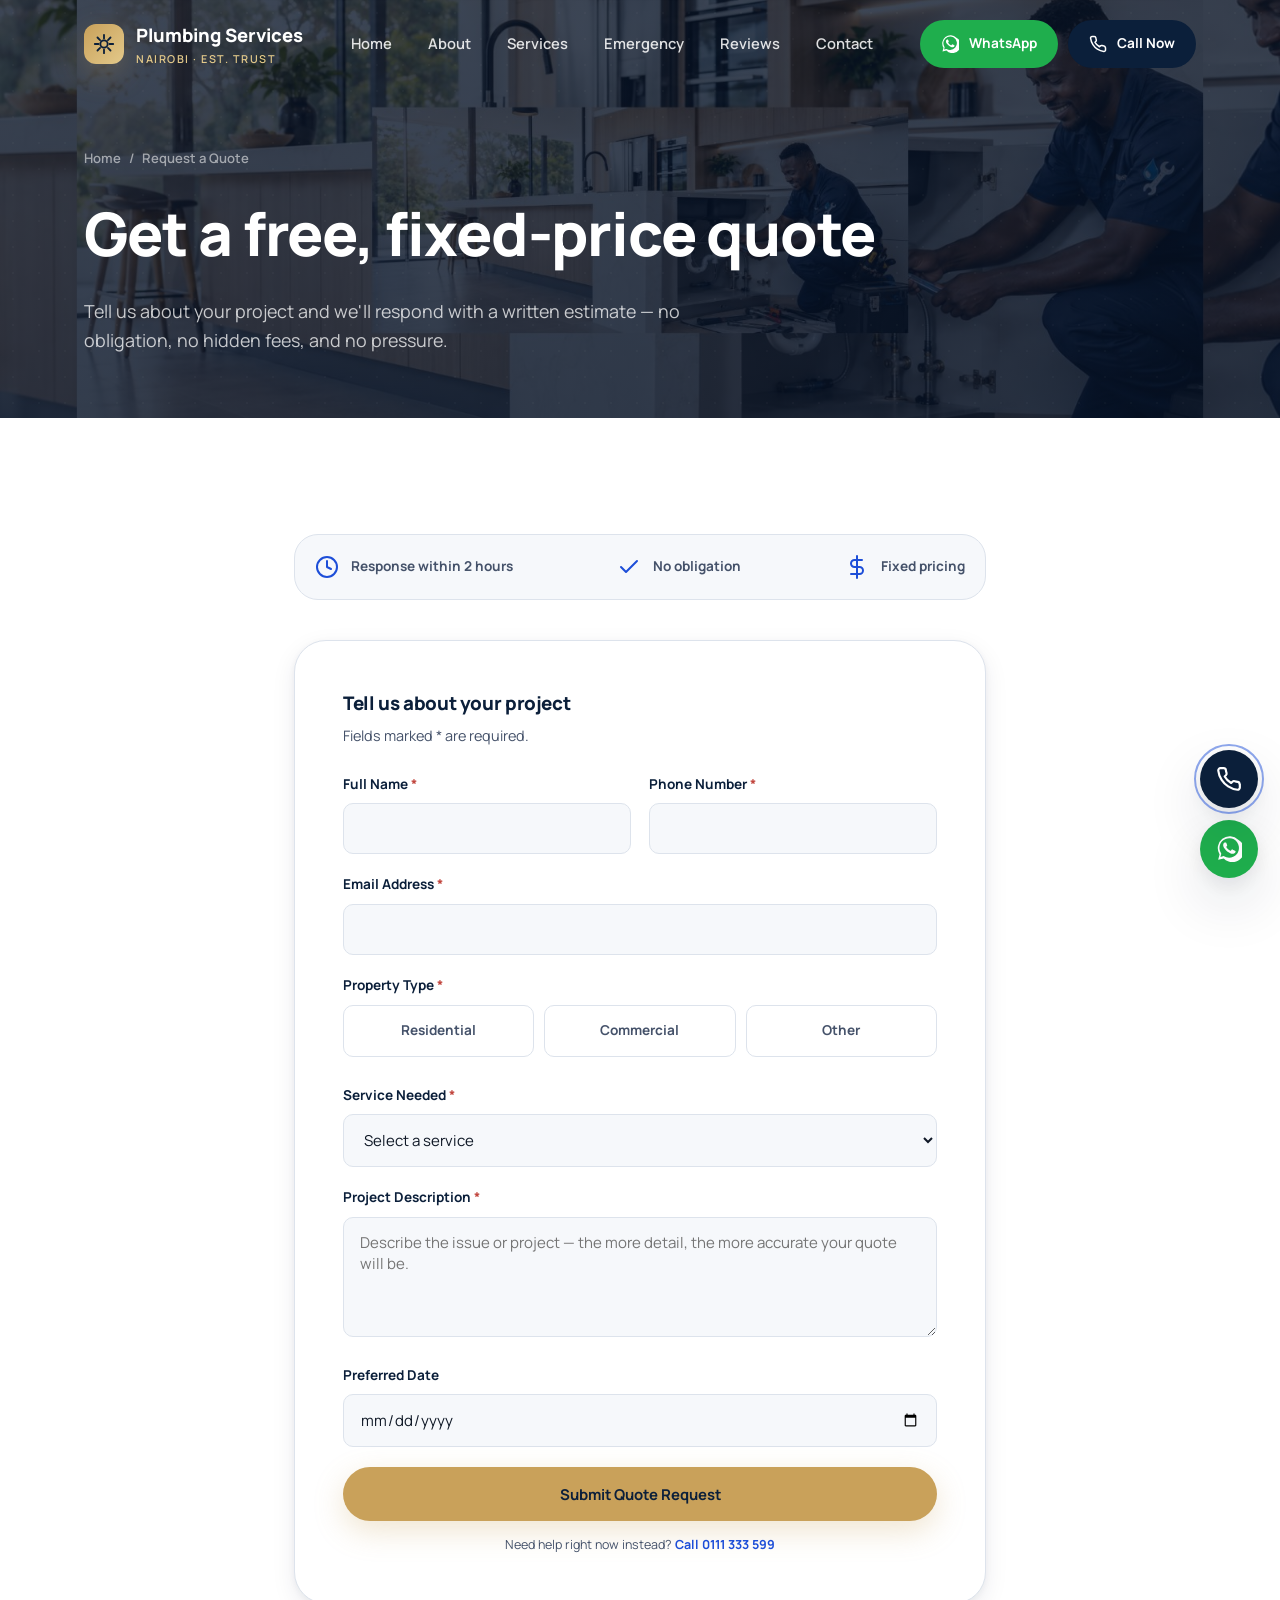
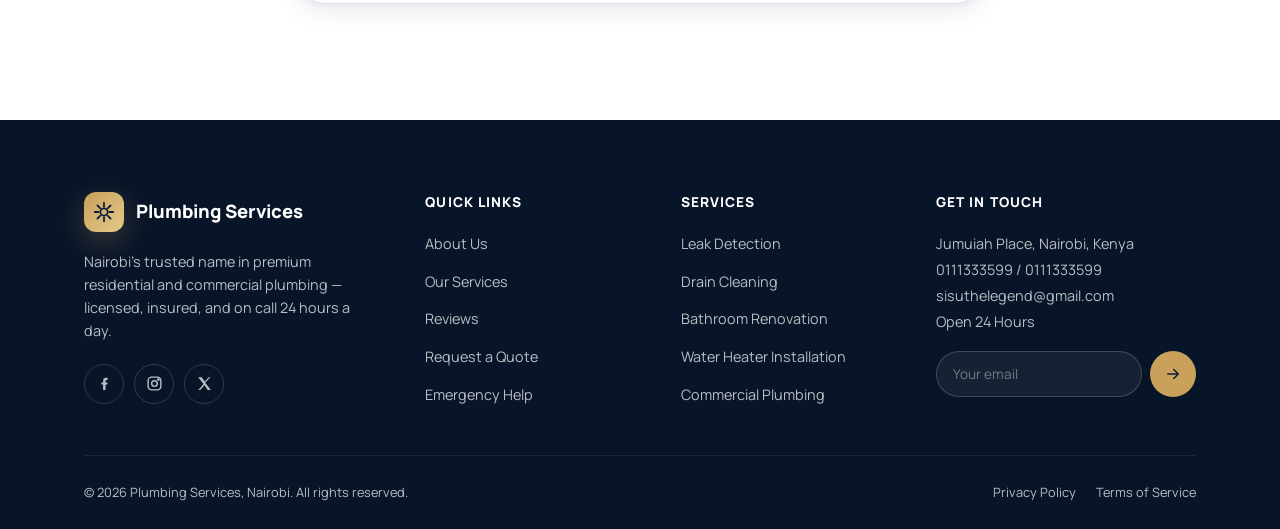
<file: quote.html>
<!DOCTYPE html>
<html lang="en">
<head>
<meta charset="UTF-8">
<meta name="viewport" content="width=device-width, initial-scale=1.0">
<title>Request a Quote | Plumbing Services Nairobi</title>
<meta name="description" content="Request a free, fixed-price plumbing quote in Nairobi. Tell us about your project and our team will respond with a written estimate.">
<link rel="canonical" href="https://www.plumbingservicesnairobi.co.ke/quote.html">
<meta property="og:type" content="website">
<meta property="og:title" content="Request a Quote | Plumbing Services Nairobi">
<meta property="og:description" content="Get a free, fixed-price plumbing quote from Nairobi's premium plumbing company.">
<meta property="og:url" content="https://www.plumbingservicesnairobi.co.ke/quote.html">
<meta name="twitter:card" content="summary_large_image">

<link rel="preconnect" href="https://fonts.googleapis.com">
<link rel="preconnect" href="https://fonts.gstatic.com" crossorigin>
<link href="https://fonts.googleapis.com/css2?family=Manrope:wght@400;500;600;700;800&display=swap" rel="stylesheet">
<link rel="stylesheet" href="css/style.css">
<link rel="stylesheet" href="css/responsive.css">
<link rel="stylesheet" href="css/animations.css">
</head>
<body data-active="quote">
<a href="#main" class="skip-link">Skip to main content</a>
<div id="site-header"></div>

<main id="main">
  <section class="page-hero">
    <div class="container">
      <nav class="breadcrumbs" aria-label="Breadcrumb"><a href="index.html">Home</a> <span>/</span> <span>Request a Quote</span></nav>
      <h1>Get a free, fixed-price quote</h1>
      <p class="lede">Tell us about your project and we'll respond with a written estimate — no obligation, no hidden fees, and no pressure.</p>
    </div>
  </section>

  <section class="section">
    <div class="container" style="max-width:820px;">

      <div class="trust-strip" style="border-radius:var(--r-lg); border:1px solid var(--gray-200); padding:20px; margin-bottom:40px;" data-reveal="fade">
        <div class="container" style="padding:0; display:flex; justify-content:space-between; flex-wrap:wrap; gap:16px;">
          <div class="trust-strip-item"><svg viewBox="0 0 24 24" fill="none" stroke="currentColor" stroke-width="2" stroke-linecap="round" stroke-linejoin="round" aria-hidden="true"><circle cx="12" cy="12" r="10"/><path d="M12 6v6l4 2"/></svg> Response within 2 hours</div>
          <div class="trust-strip-item"><svg viewBox="0 0 24 24" fill="none" stroke="currentColor" stroke-width="2" stroke-linecap="round" stroke-linejoin="round" aria-hidden="true"><path d="M20 6 9 17l-5-5"/></svg> No obligation</div>
          <div class="trust-strip-item"><svg viewBox="0 0 24 24" fill="none" stroke="currentColor" stroke-width="2" stroke-linecap="round" stroke-linejoin="round" aria-hidden="true"><path d="M12 1v22M17 5H9.5a3.5 3.5 0 0 0 0 7h5a3.5 3.5 0 0 1 0 7H6"/></svg> Fixed pricing</div>
        </div>
      </div>

      <form class="form-card" action="https://formspree.io/f/xzdlkqel" method="POST" data-reveal="scale" data-validate-form data-success-title="Quote request received" data-success-message="Thank you — our team will review the details and send your written quote within 2 hours.">
        <input type="hidden" name="_subject" value="New Quote Request — Plumbing Services website">
        <input type="text" name="_gotcha" style="display:none" tabindex="-1" autocomplete="off">
        <h3 style="margin-bottom:6px;">Tell us about your project</h3>
        <p style="color:var(--ink-soft); font-size:0.9rem; margin-bottom:26px;">Fields marked <span class="req">*</span> are required.</p>

        <div class="form-row">
          <div class="form-group">
            <label for="qName">Full Name <span class="req">*</span></label>
            <input type="text" id="qName" name="name" required>
          </div>
          <div class="form-group">
            <label for="qPhone">Phone Number <span class="req">*</span></label>
            <input type="tel" id="qPhone" name="phone" required>
          </div>
        </div>

        <div class="form-group">
          <label for="qEmail">Email Address <span class="req">*</span></label>
          <input type="email" id="qEmail" name="email" required>
        </div>

        <div class="form-group">
          <label>Property Type <span class="req">*</span></label>
          <div class="radio-card-group">
            <label class="radio-card">
              <input type="radio" name="propertyType" value="residential" required>
              <span>Residential</span>
            </label>
            <label class="radio-card">
              <input type="radio" name="propertyType" value="commercial">
              <span>Commercial</span>
            </label>
            <label class="radio-card">
              <input type="radio" name="propertyType" value="other">
              <span>Other</span>
            </label>
          </div>
        </div>

        <div class="form-group">
          <label for="qService">Service Needed <span class="req">*</span></label>
          <select id="qService" name="service" required>
            <option value="" selected disabled>Select a service</option>
            <option>Emergency Plumbing</option>
            <option>Leak Detection</option>
            <option>Pipe Installation</option>
            <option>Pipe Repairs</option>
            <option>Drain Cleaning</option>
            <option>Bathroom Renovation</option>
            <option>Kitchen Plumbing</option>
            <option>Water Tank Installation</option>
            <option>Pump Installation</option>
            <option>Commercial Plumbing</option>
            <option>Residential Plumbing</option>
            <option>Water Heater Installation</option>
            <option>Toilet Installation</option>
            <option>Tap Installation</option>
            <option>Blocked Drains</option>
            <option>Blocked Sinks</option>
            <option>Material Supply</option>
            <option>Other / Not Sure</option>
          </select>
        </div>

        <div class="form-group">
          <label for="qDescription">Project Description <span class="req">*</span></label>
          <textarea id="qDescription" name="description" placeholder="Describe the issue or project — the more detail, the more accurate your quote will be." required></textarea>
        </div>

        <div class="form-group">
          <label for="qDate">Preferred Date</label>
          <input type="date" id="qDate" name="preferredDate">
        </div>

        <button type="submit" class="btn btn-primary btn-block">
          <span class="btn-label">Submit Quote Request</span>
          <span class="spinner" aria-hidden="true"></span>
        </button>
        <p class="form-hint" style="text-align:center; margin-top:14px;">Need help right now instead? <a href="tel:0111333599" style="color:var(--royal); font-weight:700;">Call 0111 333 599</a></p>
      </form>
    </div>
  </section>
</main>

<div id="site-footer"></div>
<script src="js/navbar.js"></script>
<script src="js/main.js"></script>
<script src="js/quote.js"></script>
</body>
</html>
</file>
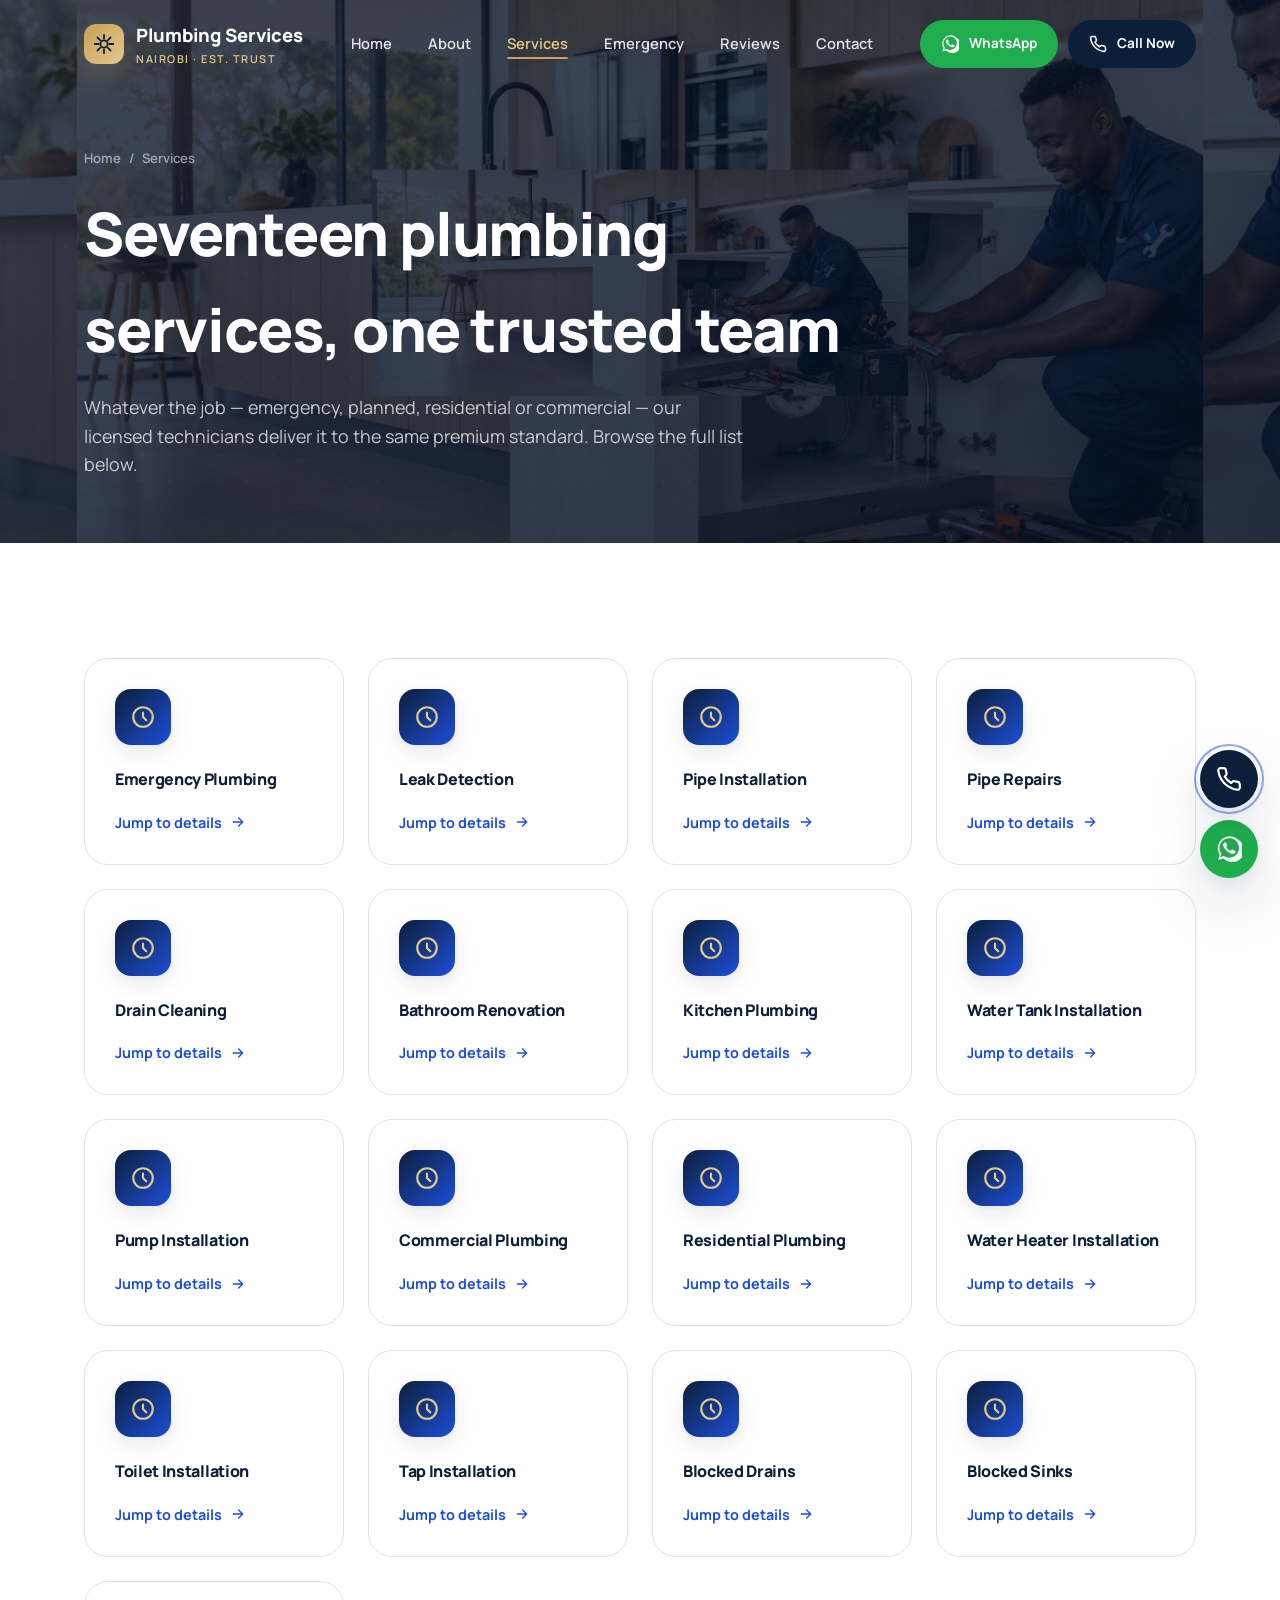
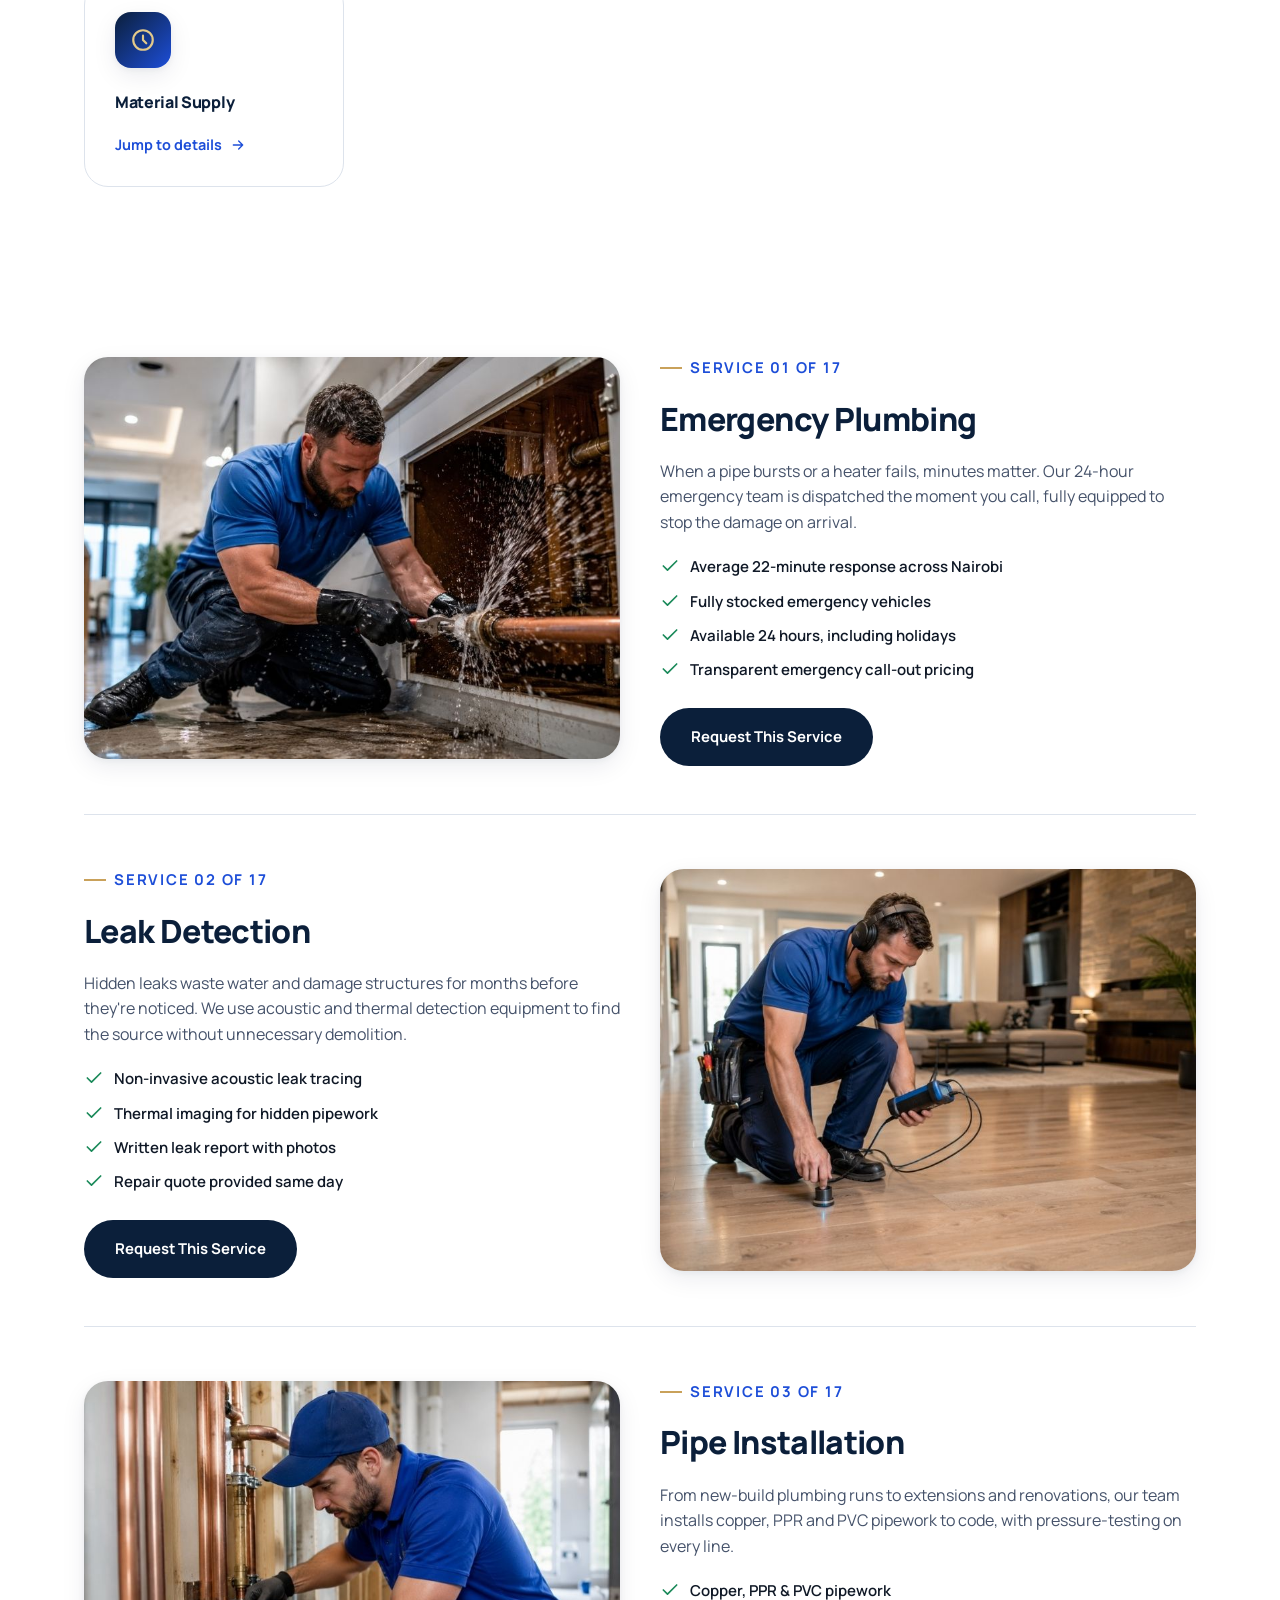
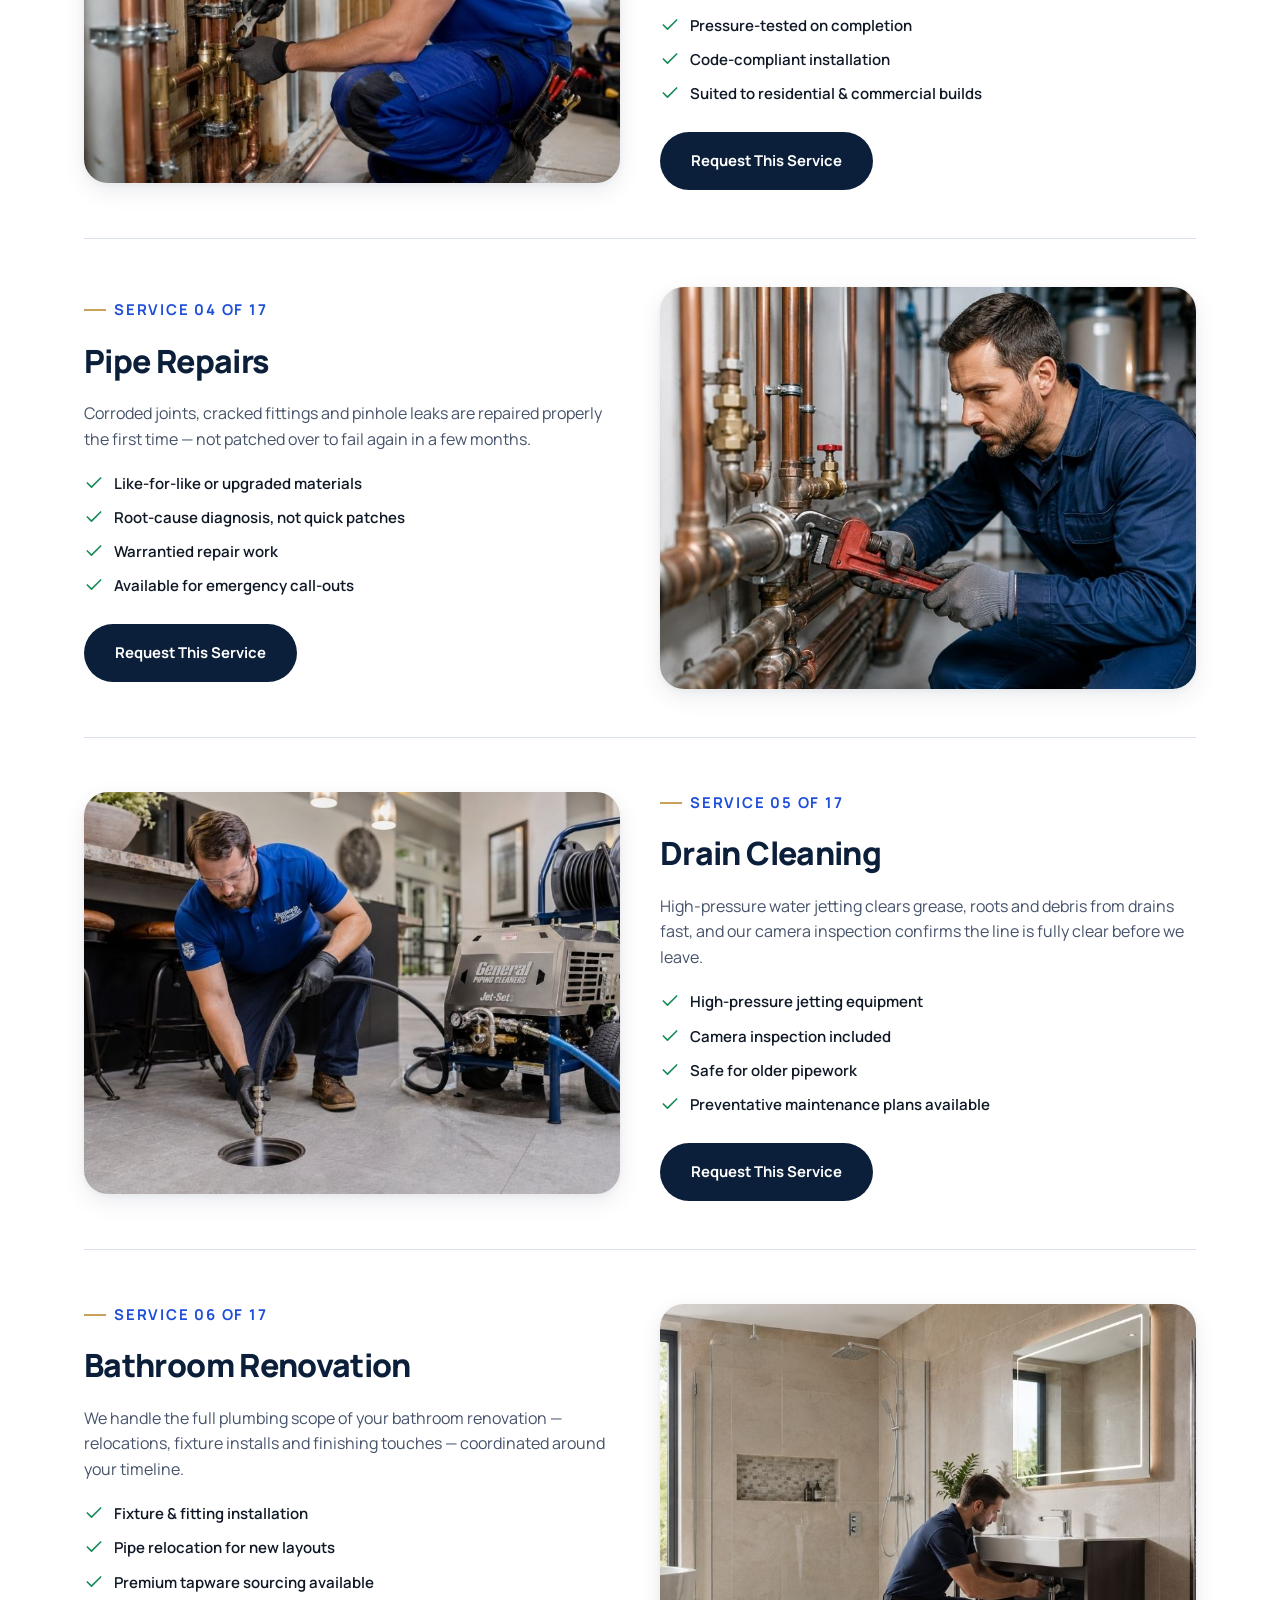
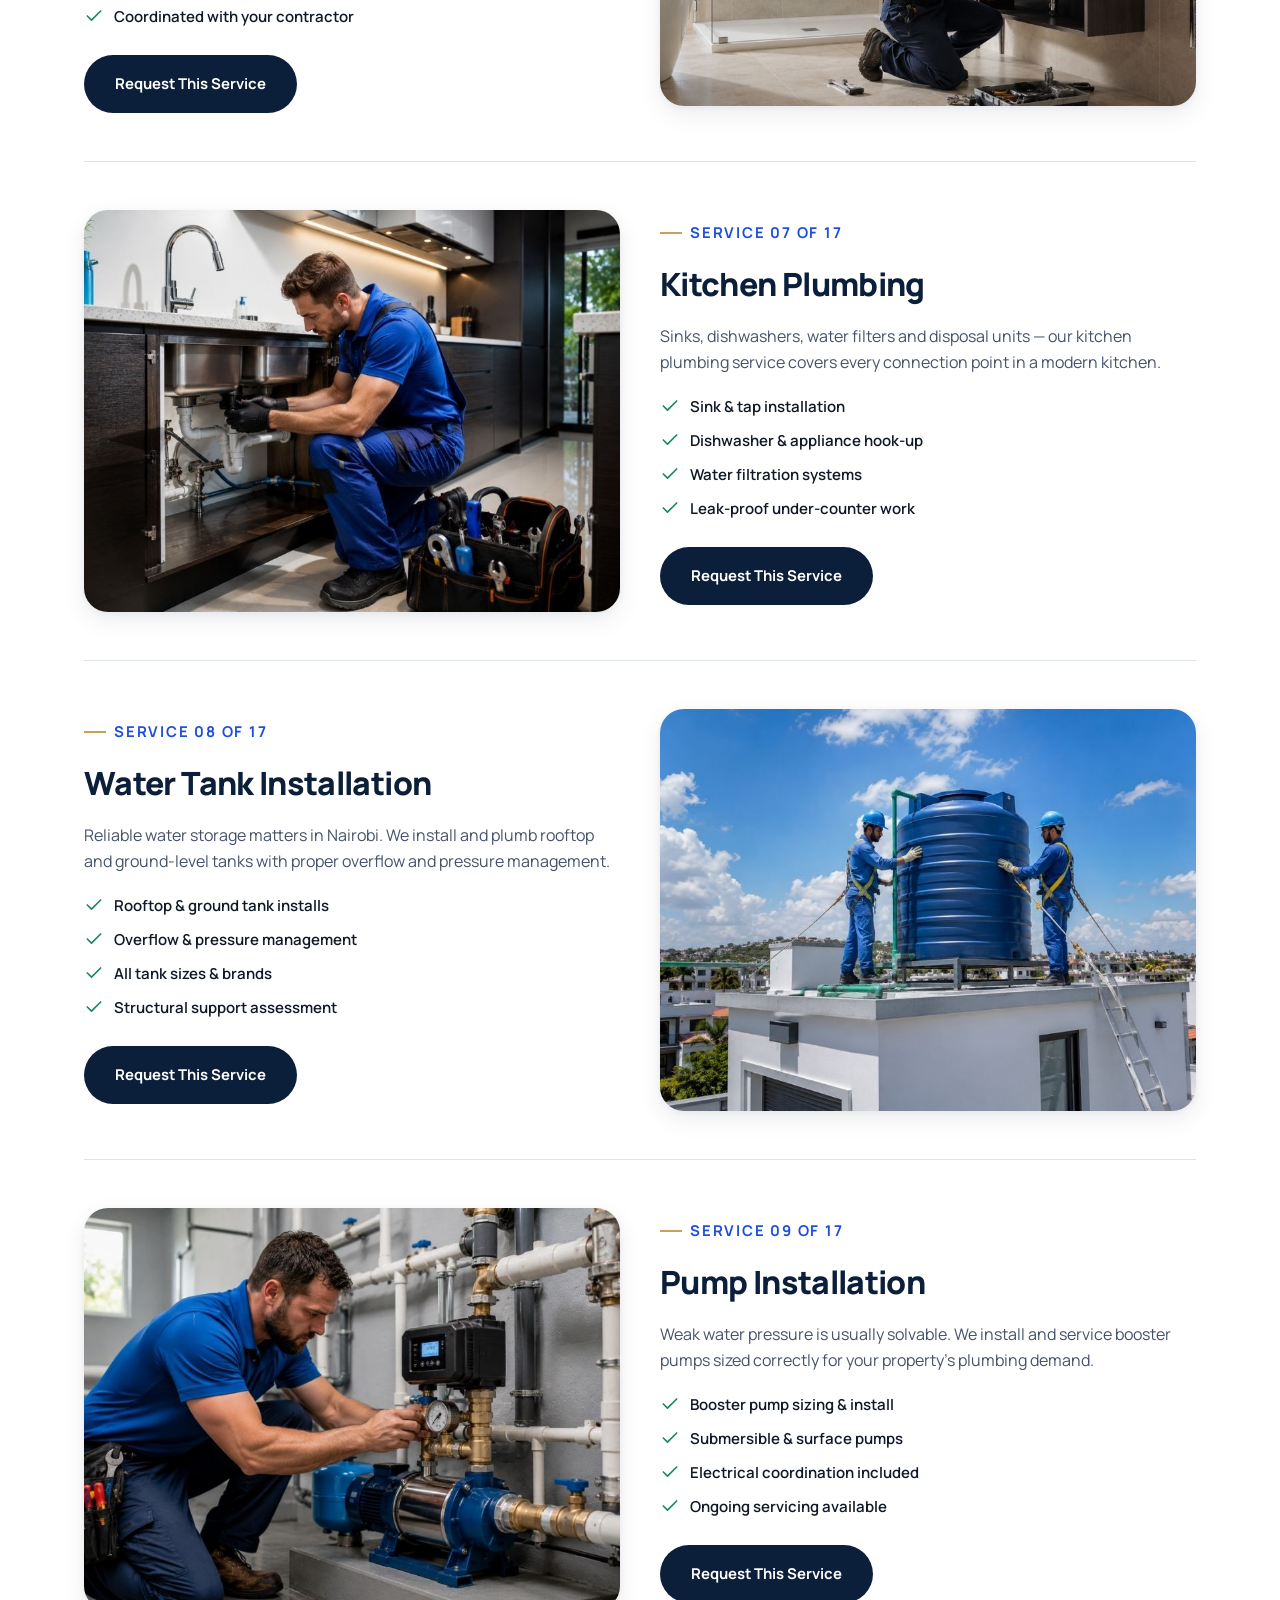
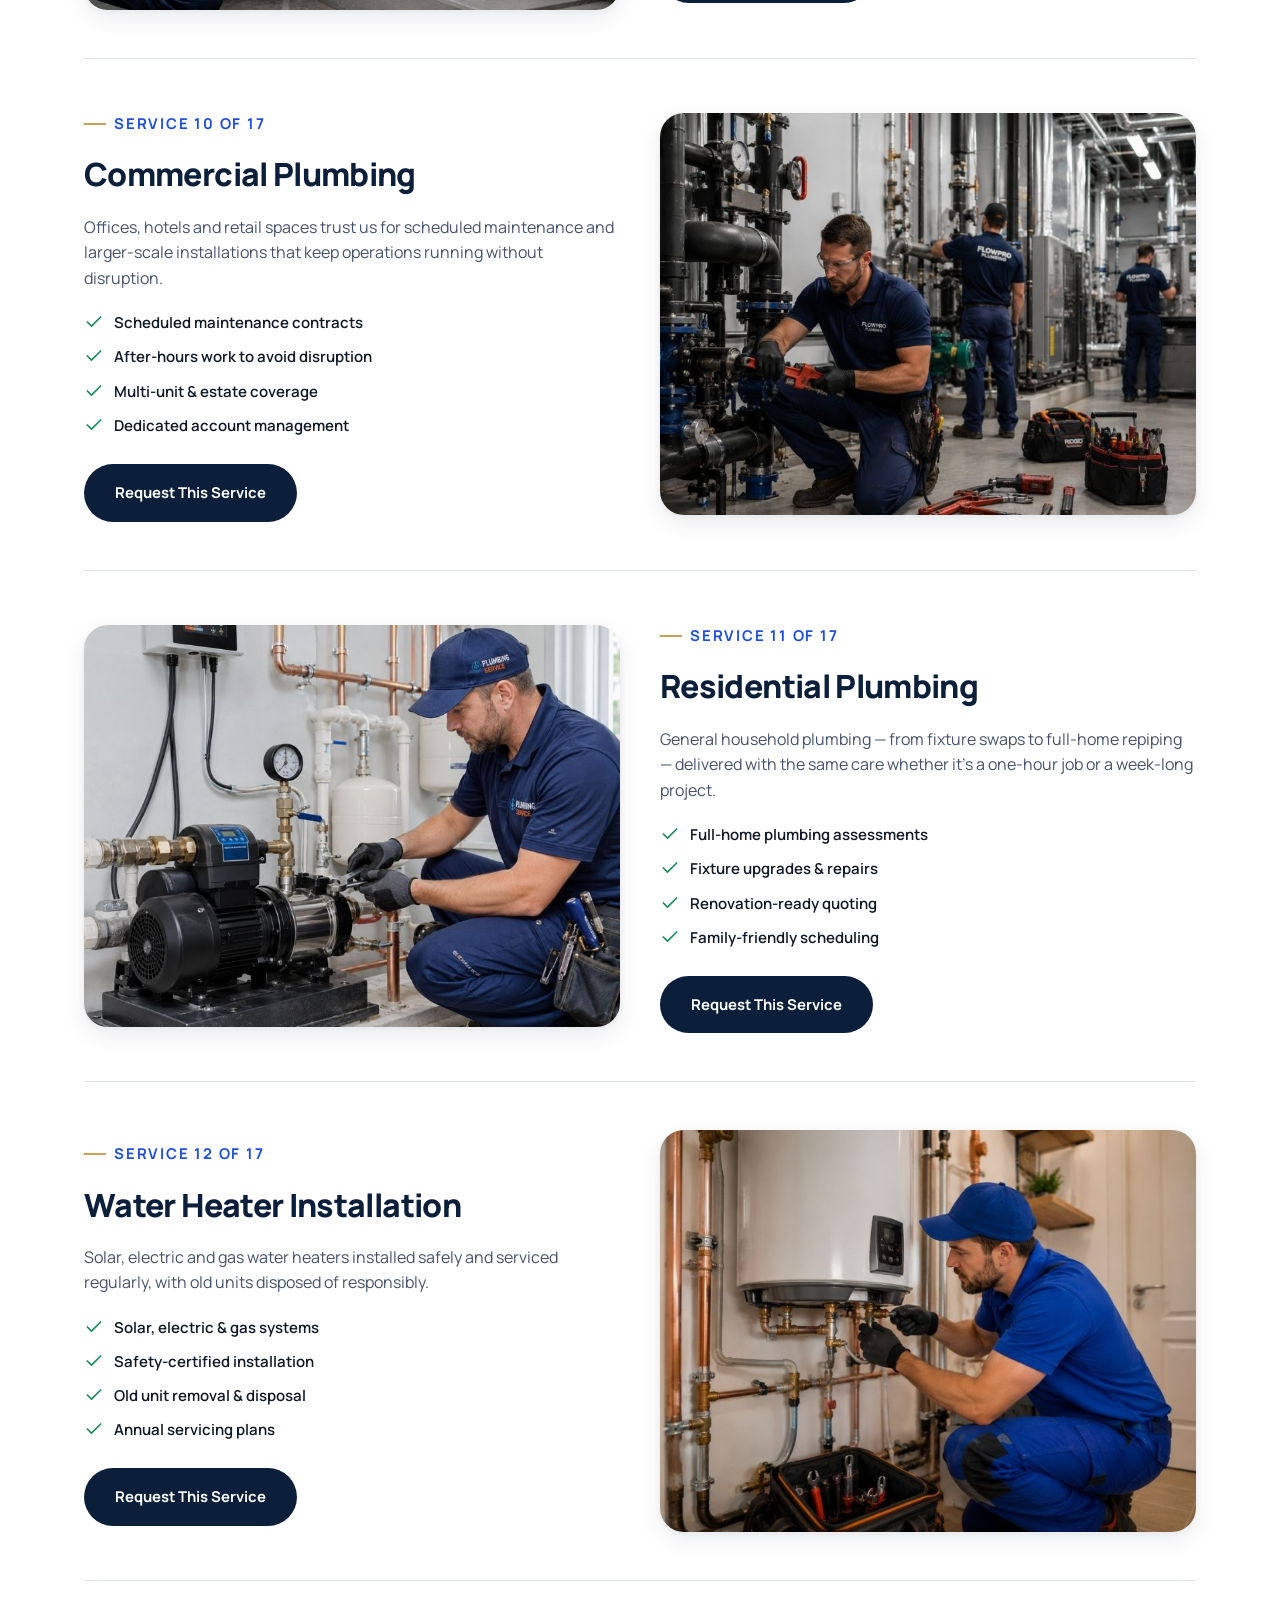
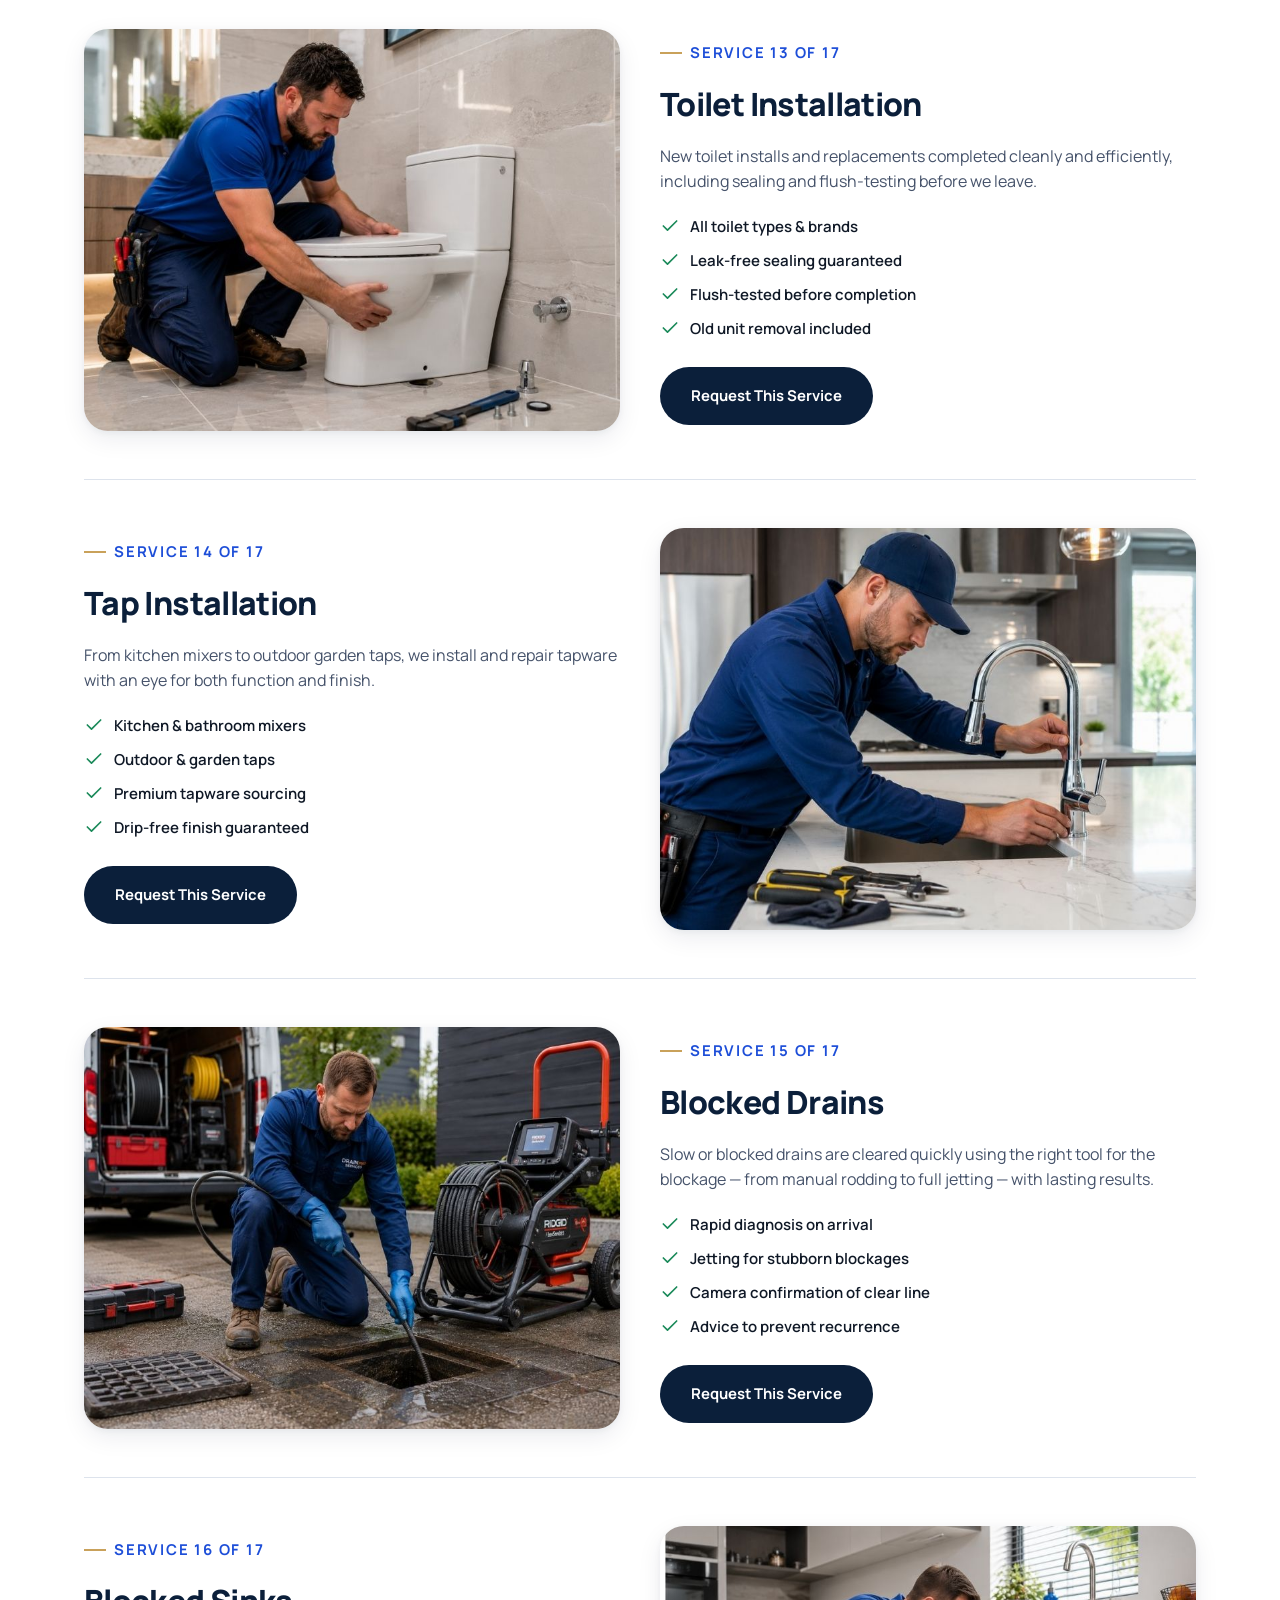
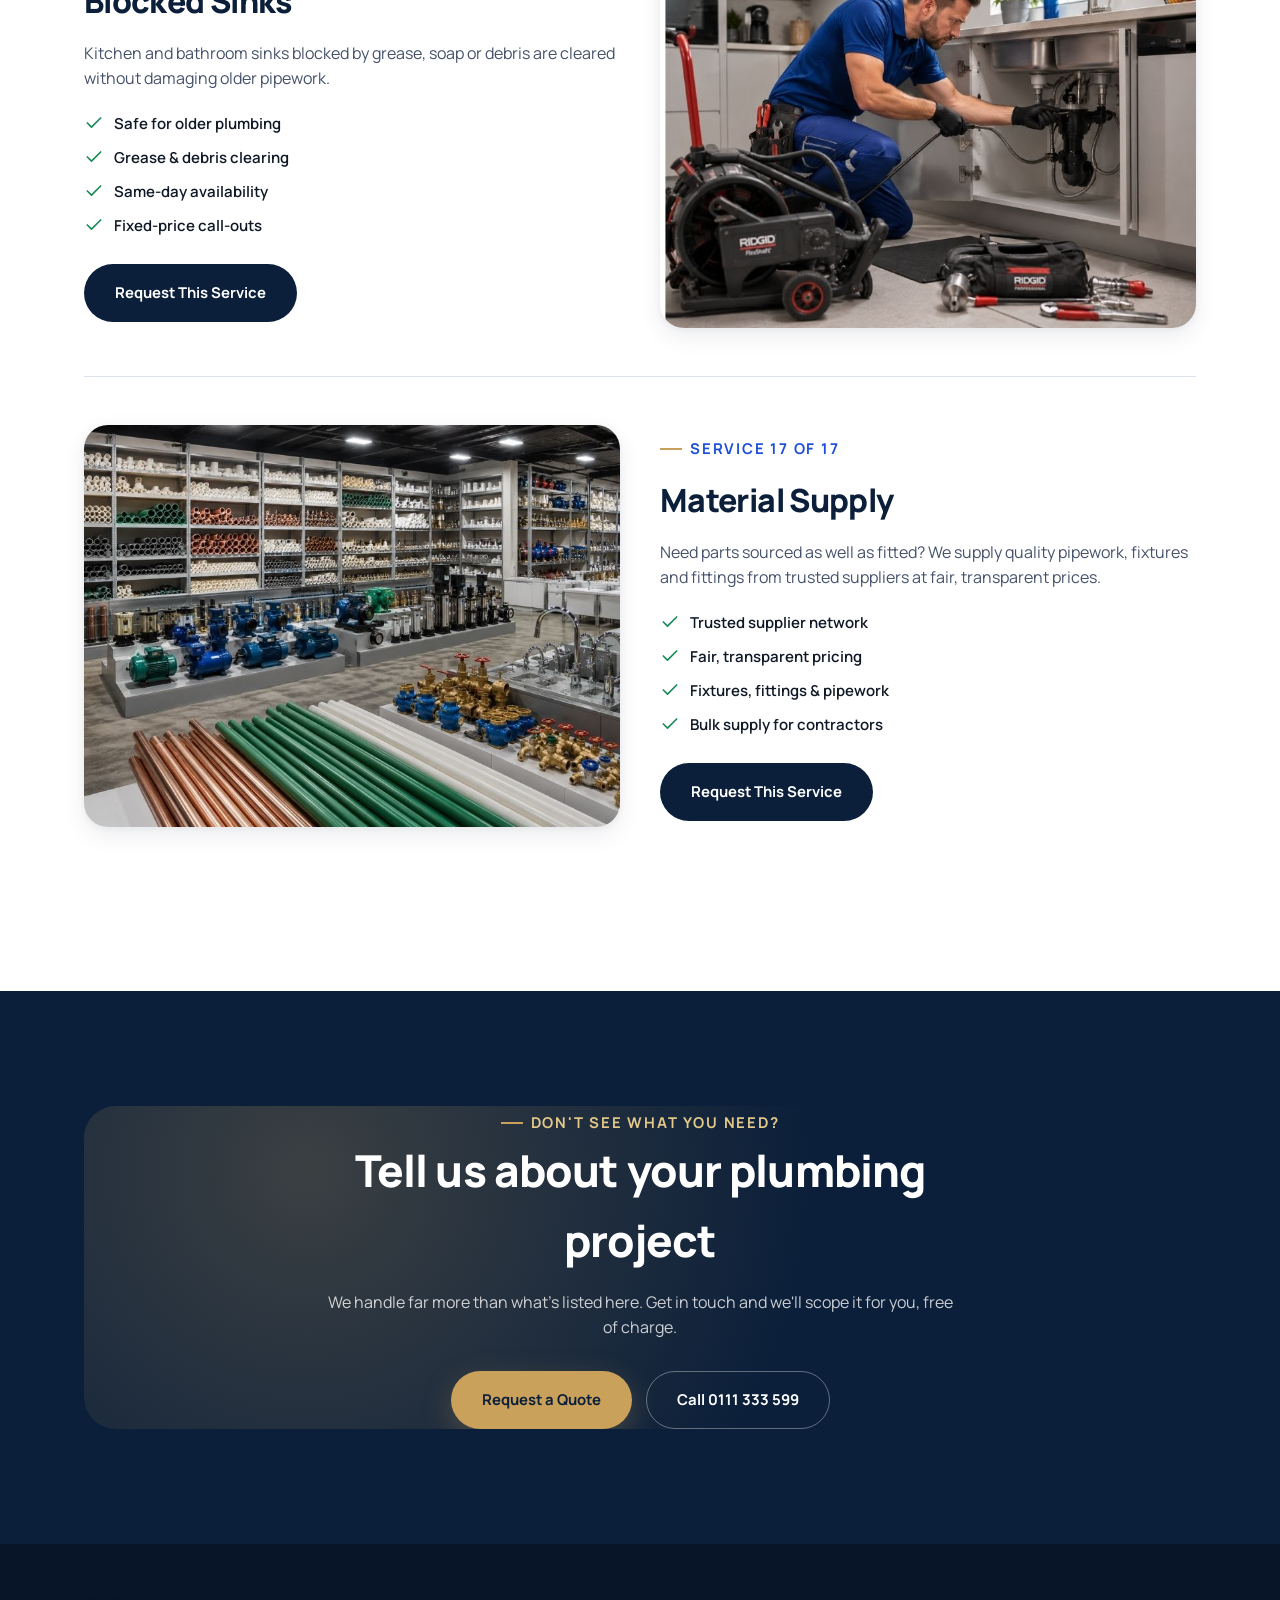
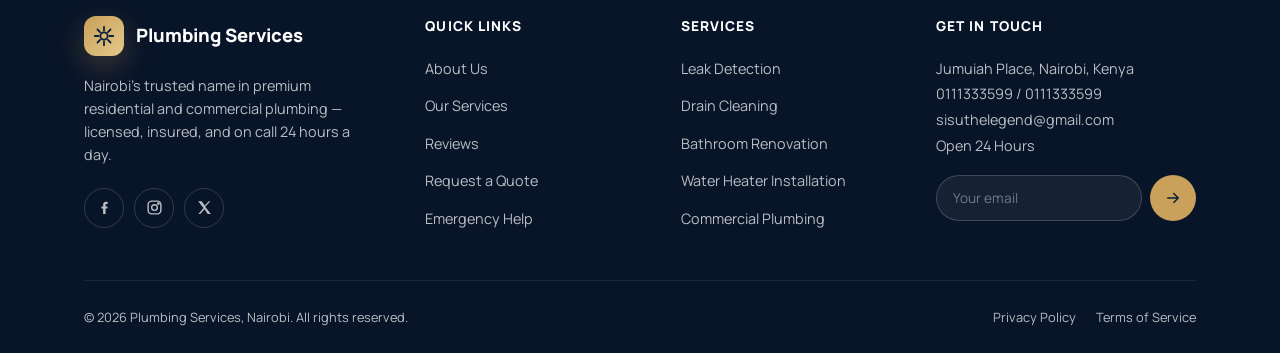
<file: services.html>
<!DOCTYPE html>
<html lang="en">
<head>
<meta charset="UTF-8">
<meta name="viewport" content="width=device-width, initial-scale=1.0">
<title>Plumbing Services in Nairobi | Full Service List</title>
<meta name="description" content="17 professional plumbing services in Nairobi — emergency plumbing, leak detection, pipe installation, drain cleaning, bathroom renovation, water heaters and more.">
<link rel="canonical" href="https://www.plumbingservicesnairobi.co.ke/services.html">
<meta property="og:type" content="website">
<meta property="og:title" content="Plumbing Services in Nairobi | Full Service List">
<meta property="og:description" content="17 professional plumbing services delivered by licensed technicians across Nairobi.">
<meta property="og:url" content="https://www.plumbingservicesnairobi.co.ke/services.html">
<meta name="twitter:card" content="summary_large_image">

<link rel="preconnect" href="https://fonts.googleapis.com">
<link rel="preconnect" href="https://fonts.gstatic.com" crossorigin>
<link href="https://fonts.googleapis.com/css2?family=Manrope:wght@400;500;600;700;800&display=swap" rel="stylesheet">
<link rel="stylesheet" href="css/style.css">
<link rel="stylesheet" href="css/responsive.css">
<link rel="stylesheet" href="css/animations.css">

<script type="application/ld+json">
{
  "@context": "https://schema.org",
  "@type": "Service",
  "serviceType": "Plumbing",
  "provider": { "@type": "Plumber", "name": "Plumbing Services", "telephone": "+254793016084" },
  "areaServed": "Nairobi, Kenya"
}
</script>
</head>
<body data-active="services">
<a href="#main" class="skip-link">Skip to main content</a>
<div id="site-header"></div>

<main id="main">
  <section class="page-hero">
    <div class="container">
      <nav class="breadcrumbs" aria-label="Breadcrumb"><a href="index.html">Home</a> <span>/</span> <span>Services</span></nav>
      <h1>Seventeen plumbing services, one trusted team</h1>
      <p class="lede">Whatever the job — emergency, planned, residential or commercial — our licensed technicians deliver it to the same premium standard. Browse the full list below.</p>
    </div>
  </section>

  <section class="section" style="padding-bottom:0;">
    <div class="container">
      <div class="services-grid services-index-grid" data-reveal-group>
        <a href="#emergency-plumbing" class="service-card" data-reveal style="--i:0; text-decoration:none;">
          <div class="service-icon"><svg viewBox="0 0 24 24" fill="none" stroke="currentColor" stroke-width="2" stroke-linecap="round" stroke-linejoin="round" aria-hidden="true"><circle cx="12" cy="12" r="9"/><path d="M12 8v4l3 3"/></svg></div>
          <h3 style="font-size:1rem;">Emergency Plumbing</h3>
          <span class="card-link">Jump to details <svg viewBox="0 0 24 24" fill="none" stroke="currentColor" stroke-width="2" stroke-linecap="round" stroke-linejoin="round" aria-hidden="true"><path d="M5 12h14M13 6l6 6-6 6"/></svg></span>
        </a>
        <a href="#leak-detection" class="service-card" data-reveal style="--i:1; text-decoration:none;">
          <div class="service-icon"><svg viewBox="0 0 24 24" fill="none" stroke="currentColor" stroke-width="2" stroke-linecap="round" stroke-linejoin="round" aria-hidden="true"><circle cx="12" cy="12" r="9"/><path d="M12 8v4l3 3"/></svg></div>
          <h3 style="font-size:1rem;">Leak Detection</h3>
          <span class="card-link">Jump to details <svg viewBox="0 0 24 24" fill="none" stroke="currentColor" stroke-width="2" stroke-linecap="round" stroke-linejoin="round" aria-hidden="true"><path d="M5 12h14M13 6l6 6-6 6"/></svg></span>
        </a>
        <a href="#pipe-installation" class="service-card" data-reveal style="--i:2; text-decoration:none;">
          <div class="service-icon"><svg viewBox="0 0 24 24" fill="none" stroke="currentColor" stroke-width="2" stroke-linecap="round" stroke-linejoin="round" aria-hidden="true"><circle cx="12" cy="12" r="9"/><path d="M12 8v4l3 3"/></svg></div>
          <h3 style="font-size:1rem;">Pipe Installation</h3>
          <span class="card-link">Jump to details <svg viewBox="0 0 24 24" fill="none" stroke="currentColor" stroke-width="2" stroke-linecap="round" stroke-linejoin="round" aria-hidden="true"><path d="M5 12h14M13 6l6 6-6 6"/></svg></span>
        </a>
        <a href="#pipe-repairs" class="service-card" data-reveal style="--i:3; text-decoration:none;">
          <div class="service-icon"><svg viewBox="0 0 24 24" fill="none" stroke="currentColor" stroke-width="2" stroke-linecap="round" stroke-linejoin="round" aria-hidden="true"><circle cx="12" cy="12" r="9"/><path d="M12 8v4l3 3"/></svg></div>
          <h3 style="font-size:1rem;">Pipe Repairs</h3>
          <span class="card-link">Jump to details <svg viewBox="0 0 24 24" fill="none" stroke="currentColor" stroke-width="2" stroke-linecap="round" stroke-linejoin="round" aria-hidden="true"><path d="M5 12h14M13 6l6 6-6 6"/></svg></span>
        </a>
        <a href="#drain-cleaning" class="service-card" data-reveal style="--i:4; text-decoration:none;">
          <div class="service-icon"><svg viewBox="0 0 24 24" fill="none" stroke="currentColor" stroke-width="2" stroke-linecap="round" stroke-linejoin="round" aria-hidden="true"><circle cx="12" cy="12" r="9"/><path d="M12 8v4l3 3"/></svg></div>
          <h3 style="font-size:1rem;">Drain Cleaning</h3>
          <span class="card-link">Jump to details <svg viewBox="0 0 24 24" fill="none" stroke="currentColor" stroke-width="2" stroke-linecap="round" stroke-linejoin="round" aria-hidden="true"><path d="M5 12h14M13 6l6 6-6 6"/></svg></span>
        </a>
        <a href="#bathroom-renovation" class="service-card" data-reveal style="--i:5; text-decoration:none;">
          <div class="service-icon"><svg viewBox="0 0 24 24" fill="none" stroke="currentColor" stroke-width="2" stroke-linecap="round" stroke-linejoin="round" aria-hidden="true"><circle cx="12" cy="12" r="9"/><path d="M12 8v4l3 3"/></svg></div>
          <h3 style="font-size:1rem;">Bathroom Renovation</h3>
          <span class="card-link">Jump to details <svg viewBox="0 0 24 24" fill="none" stroke="currentColor" stroke-width="2" stroke-linecap="round" stroke-linejoin="round" aria-hidden="true"><path d="M5 12h14M13 6l6 6-6 6"/></svg></span>
        </a>
        <a href="#kitchen-plumbing" class="service-card" data-reveal style="--i:0; text-decoration:none;">
          <div class="service-icon"><svg viewBox="0 0 24 24" fill="none" stroke="currentColor" stroke-width="2" stroke-linecap="round" stroke-linejoin="round" aria-hidden="true"><circle cx="12" cy="12" r="9"/><path d="M12 8v4l3 3"/></svg></div>
          <h3 style="font-size:1rem;">Kitchen Plumbing</h3>
          <span class="card-link">Jump to details <svg viewBox="0 0 24 24" fill="none" stroke="currentColor" stroke-width="2" stroke-linecap="round" stroke-linejoin="round" aria-hidden="true"><path d="M5 12h14M13 6l6 6-6 6"/></svg></span>
        </a>
        <a href="#water-tank-installation" class="service-card" data-reveal style="--i:1; text-decoration:none;">
          <div class="service-icon"><svg viewBox="0 0 24 24" fill="none" stroke="currentColor" stroke-width="2" stroke-linecap="round" stroke-linejoin="round" aria-hidden="true"><circle cx="12" cy="12" r="9"/><path d="M12 8v4l3 3"/></svg></div>
          <h3 style="font-size:1rem;">Water Tank Installation</h3>
          <span class="card-link">Jump to details <svg viewBox="0 0 24 24" fill="none" stroke="currentColor" stroke-width="2" stroke-linecap="round" stroke-linejoin="round" aria-hidden="true"><path d="M5 12h14M13 6l6 6-6 6"/></svg></span>
        </a>
        <a href="#pump-installation" class="service-card" data-reveal style="--i:2; text-decoration:none;">
          <div class="service-icon"><svg viewBox="0 0 24 24" fill="none" stroke="currentColor" stroke-width="2" stroke-linecap="round" stroke-linejoin="round" aria-hidden="true"><circle cx="12" cy="12" r="9"/><path d="M12 8v4l3 3"/></svg></div>
          <h3 style="font-size:1rem;">Pump Installation</h3>
          <span class="card-link">Jump to details <svg viewBox="0 0 24 24" fill="none" stroke="currentColor" stroke-width="2" stroke-linecap="round" stroke-linejoin="round" aria-hidden="true"><path d="M5 12h14M13 6l6 6-6 6"/></svg></span>
        </a>
        <a href="#commercial-plumbing" class="service-card" data-reveal style="--i:3; text-decoration:none;">
          <div class="service-icon"><svg viewBox="0 0 24 24" fill="none" stroke="currentColor" stroke-width="2" stroke-linecap="round" stroke-linejoin="round" aria-hidden="true"><circle cx="12" cy="12" r="9"/><path d="M12 8v4l3 3"/></svg></div>
          <h3 style="font-size:1rem;">Commercial Plumbing</h3>
          <span class="card-link">Jump to details <svg viewBox="0 0 24 24" fill="none" stroke="currentColor" stroke-width="2" stroke-linecap="round" stroke-linejoin="round" aria-hidden="true"><path d="M5 12h14M13 6l6 6-6 6"/></svg></span>
        </a>
        <a href="#residential-plumbing" class="service-card" data-reveal style="--i:4; text-decoration:none;">
          <div class="service-icon"><svg viewBox="0 0 24 24" fill="none" stroke="currentColor" stroke-width="2" stroke-linecap="round" stroke-linejoin="round" aria-hidden="true"><circle cx="12" cy="12" r="9"/><path d="M12 8v4l3 3"/></svg></div>
          <h3 style="font-size:1rem;">Residential Plumbing</h3>
          <span class="card-link">Jump to details <svg viewBox="0 0 24 24" fill="none" stroke="currentColor" stroke-width="2" stroke-linecap="round" stroke-linejoin="round" aria-hidden="true"><path d="M5 12h14M13 6l6 6-6 6"/></svg></span>
        </a>
        <a href="#water-heater-installation" class="service-card" data-reveal style="--i:5; text-decoration:none;">
          <div class="service-icon"><svg viewBox="0 0 24 24" fill="none" stroke="currentColor" stroke-width="2" stroke-linecap="round" stroke-linejoin="round" aria-hidden="true"><circle cx="12" cy="12" r="9"/><path d="M12 8v4l3 3"/></svg></div>
          <h3 style="font-size:1rem;">Water Heater Installation</h3>
          <span class="card-link">Jump to details <svg viewBox="0 0 24 24" fill="none" stroke="currentColor" stroke-width="2" stroke-linecap="round" stroke-linejoin="round" aria-hidden="true"><path d="M5 12h14M13 6l6 6-6 6"/></svg></span>
        </a>
        <a href="#toilet-installation" class="service-card" data-reveal style="--i:0; text-decoration:none;">
          <div class="service-icon"><svg viewBox="0 0 24 24" fill="none" stroke="currentColor" stroke-width="2" stroke-linecap="round" stroke-linejoin="round" aria-hidden="true"><circle cx="12" cy="12" r="9"/><path d="M12 8v4l3 3"/></svg></div>
          <h3 style="font-size:1rem;">Toilet Installation</h3>
          <span class="card-link">Jump to details <svg viewBox="0 0 24 24" fill="none" stroke="currentColor" stroke-width="2" stroke-linecap="round" stroke-linejoin="round" aria-hidden="true"><path d="M5 12h14M13 6l6 6-6 6"/></svg></span>
        </a>
        <a href="#tap-installation" class="service-card" data-reveal style="--i:1; text-decoration:none;">
          <div class="service-icon"><svg viewBox="0 0 24 24" fill="none" stroke="currentColor" stroke-width="2" stroke-linecap="round" stroke-linejoin="round" aria-hidden="true"><circle cx="12" cy="12" r="9"/><path d="M12 8v4l3 3"/></svg></div>
          <h3 style="font-size:1rem;">Tap Installation</h3>
          <span class="card-link">Jump to details <svg viewBox="0 0 24 24" fill="none" stroke="currentColor" stroke-width="2" stroke-linecap="round" stroke-linejoin="round" aria-hidden="true"><path d="M5 12h14M13 6l6 6-6 6"/></svg></span>
        </a>
        <a href="#blocked-drains" class="service-card" data-reveal style="--i:2; text-decoration:none;">
          <div class="service-icon"><svg viewBox="0 0 24 24" fill="none" stroke="currentColor" stroke-width="2" stroke-linecap="round" stroke-linejoin="round" aria-hidden="true"><circle cx="12" cy="12" r="9"/><path d="M12 8v4l3 3"/></svg></div>
          <h3 style="font-size:1rem;">Blocked Drains</h3>
          <span class="card-link">Jump to details <svg viewBox="0 0 24 24" fill="none" stroke="currentColor" stroke-width="2" stroke-linecap="round" stroke-linejoin="round" aria-hidden="true"><path d="M5 12h14M13 6l6 6-6 6"/></svg></span>
        </a>
        <a href="#blocked-sinks" class="service-card" data-reveal style="--i:3; text-decoration:none;">
          <div class="service-icon"><svg viewBox="0 0 24 24" fill="none" stroke="currentColor" stroke-width="2" stroke-linecap="round" stroke-linejoin="round" aria-hidden="true"><circle cx="12" cy="12" r="9"/><path d="M12 8v4l3 3"/></svg></div>
          <h3 style="font-size:1rem;">Blocked Sinks</h3>
          <span class="card-link">Jump to details <svg viewBox="0 0 24 24" fill="none" stroke="currentColor" stroke-width="2" stroke-linecap="round" stroke-linejoin="round" aria-hidden="true"><path d="M5 12h14M13 6l6 6-6 6"/></svg></span>
        </a>
        <a href="#material-supply" class="service-card" data-reveal style="--i:4; text-decoration:none;">
          <div class="service-icon"><svg viewBox="0 0 24 24" fill="none" stroke="currentColor" stroke-width="2" stroke-linecap="round" stroke-linejoin="round" aria-hidden="true"><circle cx="12" cy="12" r="9"/><path d="M12 8v4l3 3"/></svg></div>
          <h3 style="font-size:1rem;">Material Supply</h3>
          <span class="card-link">Jump to details <svg viewBox="0 0 24 24" fill="none" stroke="currentColor" stroke-width="2" stroke-linecap="round" stroke-linejoin="round" aria-hidden="true"><path d="M5 12h14M13 6l6 6-6 6"/></svg></span>
        </a>      </div>
    </div>
  </section>

  <section class="section">
    <div class="container">
      <div class="service-detail" id="emergency-plumbing" data-reveal="fade">
        <div class="service-detail-media">
          <img src="images/services/emergency-plumbing.jpg" alt="Emergency Plumbing service in Nairobi" loading="lazy">
        </div>
        <div class="service-detail-copy">
          <span class="eyebrow">Service 01 of 17</span>
          <h3>Emergency Plumbing</h3>
          <p>When a pipe bursts or a heater fails, minutes matter. Our 24-hour emergency team is dispatched the moment you call, fully equipped to stop the damage on arrival.</p>
          <ul class="benefit-list">
          <li><svg viewBox="0 0 24 24" fill="none" stroke="currentColor" stroke-width="2" stroke-linecap="round" stroke-linejoin="round" aria-hidden="true"><path d="M20 6 9 17l-5-5"/></svg> Average 22-minute response across Nairobi</li>
          <li><svg viewBox="0 0 24 24" fill="none" stroke="currentColor" stroke-width="2" stroke-linecap="round" stroke-linejoin="round" aria-hidden="true"><path d="M20 6 9 17l-5-5"/></svg> Fully stocked emergency vehicles</li>
          <li><svg viewBox="0 0 24 24" fill="none" stroke="currentColor" stroke-width="2" stroke-linecap="round" stroke-linejoin="round" aria-hidden="true"><path d="M20 6 9 17l-5-5"/></svg> Available 24 hours, including holidays</li>
          <li><svg viewBox="0 0 24 24" fill="none" stroke="currentColor" stroke-width="2" stroke-linecap="round" stroke-linejoin="round" aria-hidden="true"><path d="M20 6 9 17l-5-5"/></svg> Transparent emergency call-out pricing</li>
          </ul>
          <a href="quote.html" class="btn btn-navy">Request This Service</a>
        </div>
      </div>
      <div class="service-detail reverse" id="leak-detection" data-reveal="fade">
        <div class="service-detail-media">
          <img src="images/services/leak-detection.jpg" alt="Leak Detection service in Nairobi" loading="lazy">
        </div>
        <div class="service-detail-copy">
          <span class="eyebrow">Service 02 of 17</span>
          <h3>Leak Detection</h3>
          <p>Hidden leaks waste water and damage structures for months before they're noticed. We use acoustic and thermal detection equipment to find the source without unnecessary demolition.</p>
          <ul class="benefit-list">
          <li><svg viewBox="0 0 24 24" fill="none" stroke="currentColor" stroke-width="2" stroke-linecap="round" stroke-linejoin="round" aria-hidden="true"><path d="M20 6 9 17l-5-5"/></svg> Non-invasive acoustic leak tracing</li>
          <li><svg viewBox="0 0 24 24" fill="none" stroke="currentColor" stroke-width="2" stroke-linecap="round" stroke-linejoin="round" aria-hidden="true"><path d="M20 6 9 17l-5-5"/></svg> Thermal imaging for hidden pipework</li>
          <li><svg viewBox="0 0 24 24" fill="none" stroke="currentColor" stroke-width="2" stroke-linecap="round" stroke-linejoin="round" aria-hidden="true"><path d="M20 6 9 17l-5-5"/></svg> Written leak report with photos</li>
          <li><svg viewBox="0 0 24 24" fill="none" stroke="currentColor" stroke-width="2" stroke-linecap="round" stroke-linejoin="round" aria-hidden="true"><path d="M20 6 9 17l-5-5"/></svg> Repair quote provided same day</li>
          </ul>
          <a href="quote.html" class="btn btn-navy">Request This Service</a>
        </div>
      </div>
      <div class="service-detail" id="pipe-installation" data-reveal="fade">
        <div class="service-detail-media">
          <img src="images/services/pipe-installation.jpg" alt="Pipe Installation service in Nairobi" loading="lazy">
        </div>
        <div class="service-detail-copy">
          <span class="eyebrow">Service 03 of 17</span>
          <h3>Pipe Installation</h3>
          <p>From new-build plumbing runs to extensions and renovations, our team installs copper, PPR and PVC pipework to code, with pressure-testing on every line.</p>
          <ul class="benefit-list">
          <li><svg viewBox="0 0 24 24" fill="none" stroke="currentColor" stroke-width="2" stroke-linecap="round" stroke-linejoin="round" aria-hidden="true"><path d="M20 6 9 17l-5-5"/></svg> Copper, PPR &amp; PVC pipework</li>
          <li><svg viewBox="0 0 24 24" fill="none" stroke="currentColor" stroke-width="2" stroke-linecap="round" stroke-linejoin="round" aria-hidden="true"><path d="M20 6 9 17l-5-5"/></svg> Pressure-tested on completion</li>
          <li><svg viewBox="0 0 24 24" fill="none" stroke="currentColor" stroke-width="2" stroke-linecap="round" stroke-linejoin="round" aria-hidden="true"><path d="M20 6 9 17l-5-5"/></svg> Code-compliant installation</li>
          <li><svg viewBox="0 0 24 24" fill="none" stroke="currentColor" stroke-width="2" stroke-linecap="round" stroke-linejoin="round" aria-hidden="true"><path d="M20 6 9 17l-5-5"/></svg> Suited to residential &amp; commercial builds</li>
          </ul>
          <a href="quote.html" class="btn btn-navy">Request This Service</a>
        </div>
      </div>
      <div class="service-detail reverse" id="pipe-repairs" data-reveal="fade">
        <div class="service-detail-media">
          <img src="images/services/pipe-repairs.jpg" alt="Pipe Repairs service in Nairobi" loading="lazy">
        </div>
        <div class="service-detail-copy">
          <span class="eyebrow">Service 04 of 17</span>
          <h3>Pipe Repairs</h3>
          <p>Corroded joints, cracked fittings and pinhole leaks are repaired properly the first time — not patched over to fail again in a few months.</p>
          <ul class="benefit-list">
          <li><svg viewBox="0 0 24 24" fill="none" stroke="currentColor" stroke-width="2" stroke-linecap="round" stroke-linejoin="round" aria-hidden="true"><path d="M20 6 9 17l-5-5"/></svg> Like-for-like or upgraded materials</li>
          <li><svg viewBox="0 0 24 24" fill="none" stroke="currentColor" stroke-width="2" stroke-linecap="round" stroke-linejoin="round" aria-hidden="true"><path d="M20 6 9 17l-5-5"/></svg> Root-cause diagnosis, not quick patches</li>
          <li><svg viewBox="0 0 24 24" fill="none" stroke="currentColor" stroke-width="2" stroke-linecap="round" stroke-linejoin="round" aria-hidden="true"><path d="M20 6 9 17l-5-5"/></svg> Warrantied repair work</li>
          <li><svg viewBox="0 0 24 24" fill="none" stroke="currentColor" stroke-width="2" stroke-linecap="round" stroke-linejoin="round" aria-hidden="true"><path d="M20 6 9 17l-5-5"/></svg> Available for emergency call-outs</li>
          </ul>
          <a href="quote.html" class="btn btn-navy">Request This Service</a>
        </div>
      </div>
      <div class="service-detail" id="drain-cleaning" data-reveal="fade">
        <div class="service-detail-media">
          <img src="images/services/drain-cleaning.jpg" alt="Drain Cleaning service in Nairobi" loading="lazy">
        </div>
        <div class="service-detail-copy">
          <span class="eyebrow">Service 05 of 17</span>
          <h3>Drain Cleaning</h3>
          <p>High-pressure water jetting clears grease, roots and debris from drains fast, and our camera inspection confirms the line is fully clear before we leave.</p>
          <ul class="benefit-list">
          <li><svg viewBox="0 0 24 24" fill="none" stroke="currentColor" stroke-width="2" stroke-linecap="round" stroke-linejoin="round" aria-hidden="true"><path d="M20 6 9 17l-5-5"/></svg> High-pressure jetting equipment</li>
          <li><svg viewBox="0 0 24 24" fill="none" stroke="currentColor" stroke-width="2" stroke-linecap="round" stroke-linejoin="round" aria-hidden="true"><path d="M20 6 9 17l-5-5"/></svg> Camera inspection included</li>
          <li><svg viewBox="0 0 24 24" fill="none" stroke="currentColor" stroke-width="2" stroke-linecap="round" stroke-linejoin="round" aria-hidden="true"><path d="M20 6 9 17l-5-5"/></svg> Safe for older pipework</li>
          <li><svg viewBox="0 0 24 24" fill="none" stroke="currentColor" stroke-width="2" stroke-linecap="round" stroke-linejoin="round" aria-hidden="true"><path d="M20 6 9 17l-5-5"/></svg> Preventative maintenance plans available</li>
          </ul>
          <a href="quote.html" class="btn btn-navy">Request This Service</a>
        </div>
      </div>
      <div class="service-detail reverse" id="bathroom-renovation" data-reveal="fade">
        <div class="service-detail-media">
          <img src="images/services/bathroom-renovation.jpg" alt="Bathroom Renovation service in Nairobi" loading="lazy">
        </div>
        <div class="service-detail-copy">
          <span class="eyebrow">Service 06 of 17</span>
          <h3>Bathroom Renovation</h3>
          <p>We handle the full plumbing scope of your bathroom renovation — relocations, fixture installs and finishing touches — coordinated around your timeline.</p>
          <ul class="benefit-list">
          <li><svg viewBox="0 0 24 24" fill="none" stroke="currentColor" stroke-width="2" stroke-linecap="round" stroke-linejoin="round" aria-hidden="true"><path d="M20 6 9 17l-5-5"/></svg> Fixture &amp; fitting installation</li>
          <li><svg viewBox="0 0 24 24" fill="none" stroke="currentColor" stroke-width="2" stroke-linecap="round" stroke-linejoin="round" aria-hidden="true"><path d="M20 6 9 17l-5-5"/></svg> Pipe relocation for new layouts</li>
          <li><svg viewBox="0 0 24 24" fill="none" stroke="currentColor" stroke-width="2" stroke-linecap="round" stroke-linejoin="round" aria-hidden="true"><path d="M20 6 9 17l-5-5"/></svg> Premium tapware sourcing available</li>
          <li><svg viewBox="0 0 24 24" fill="none" stroke="currentColor" stroke-width="2" stroke-linecap="round" stroke-linejoin="round" aria-hidden="true"><path d="M20 6 9 17l-5-5"/></svg> Coordinated with your contractor</li>
          </ul>
          <a href="quote.html" class="btn btn-navy">Request This Service</a>
        </div>
      </div>
      <div class="service-detail" id="kitchen-plumbing" data-reveal="fade">
        <div class="service-detail-media">
          <img src="images/services/kitchen-plumbing.jpg" alt="Kitchen Plumbing service in Nairobi" loading="lazy">
        </div>
        <div class="service-detail-copy">
          <span class="eyebrow">Service 07 of 17</span>
          <h3>Kitchen Plumbing</h3>
          <p>Sinks, dishwashers, water filters and disposal units — our kitchen plumbing service covers every connection point in a modern kitchen.</p>
          <ul class="benefit-list">
          <li><svg viewBox="0 0 24 24" fill="none" stroke="currentColor" stroke-width="2" stroke-linecap="round" stroke-linejoin="round" aria-hidden="true"><path d="M20 6 9 17l-5-5"/></svg> Sink &amp; tap installation</li>
          <li><svg viewBox="0 0 24 24" fill="none" stroke="currentColor" stroke-width="2" stroke-linecap="round" stroke-linejoin="round" aria-hidden="true"><path d="M20 6 9 17l-5-5"/></svg> Dishwasher &amp; appliance hook-up</li>
          <li><svg viewBox="0 0 24 24" fill="none" stroke="currentColor" stroke-width="2" stroke-linecap="round" stroke-linejoin="round" aria-hidden="true"><path d="M20 6 9 17l-5-5"/></svg> Water filtration systems</li>
          <li><svg viewBox="0 0 24 24" fill="none" stroke="currentColor" stroke-width="2" stroke-linecap="round" stroke-linejoin="round" aria-hidden="true"><path d="M20 6 9 17l-5-5"/></svg> Leak-proof under-counter work</li>
          </ul>
          <a href="quote.html" class="btn btn-navy">Request This Service</a>
        </div>
      </div>
      <div class="service-detail reverse" id="water-tank-installation" data-reveal="fade">
        <div class="service-detail-media">
          <img src="images/services/water-tank-installation.jpg" alt="Water Tank Installation service in Nairobi" loading="lazy">
        </div>
        <div class="service-detail-copy">
          <span class="eyebrow">Service 08 of 17</span>
          <h3>Water Tank Installation</h3>
          <p>Reliable water storage matters in Nairobi. We install and plumb rooftop and ground-level tanks with proper overflow and pressure management.</p>
          <ul class="benefit-list">
          <li><svg viewBox="0 0 24 24" fill="none" stroke="currentColor" stroke-width="2" stroke-linecap="round" stroke-linejoin="round" aria-hidden="true"><path d="M20 6 9 17l-5-5"/></svg> Rooftop &amp; ground tank installs</li>
          <li><svg viewBox="0 0 24 24" fill="none" stroke="currentColor" stroke-width="2" stroke-linecap="round" stroke-linejoin="round" aria-hidden="true"><path d="M20 6 9 17l-5-5"/></svg> Overflow &amp; pressure management</li>
          <li><svg viewBox="0 0 24 24" fill="none" stroke="currentColor" stroke-width="2" stroke-linecap="round" stroke-linejoin="round" aria-hidden="true"><path d="M20 6 9 17l-5-5"/></svg> All tank sizes &amp; brands</li>
          <li><svg viewBox="0 0 24 24" fill="none" stroke="currentColor" stroke-width="2" stroke-linecap="round" stroke-linejoin="round" aria-hidden="true"><path d="M20 6 9 17l-5-5"/></svg> Structural support assessment</li>
          </ul>
          <a href="quote.html" class="btn btn-navy">Request This Service</a>
        </div>
      </div>
      <div class="service-detail" id="pump-installation" data-reveal="fade">
        <div class="service-detail-media">
          <img src="images/services/pump-installation.jpg" alt="Pump Installation service in Nairobi" loading="lazy">
        </div>
        <div class="service-detail-copy">
          <span class="eyebrow">Service 09 of 17</span>
          <h3>Pump Installation</h3>
          <p>Weak water pressure is usually solvable. We install and service booster pumps sized correctly for your property's plumbing demand.</p>
          <ul class="benefit-list">
          <li><svg viewBox="0 0 24 24" fill="none" stroke="currentColor" stroke-width="2" stroke-linecap="round" stroke-linejoin="round" aria-hidden="true"><path d="M20 6 9 17l-5-5"/></svg> Booster pump sizing &amp; install</li>
          <li><svg viewBox="0 0 24 24" fill="none" stroke="currentColor" stroke-width="2" stroke-linecap="round" stroke-linejoin="round" aria-hidden="true"><path d="M20 6 9 17l-5-5"/></svg> Submersible &amp; surface pumps</li>
          <li><svg viewBox="0 0 24 24" fill="none" stroke="currentColor" stroke-width="2" stroke-linecap="round" stroke-linejoin="round" aria-hidden="true"><path d="M20 6 9 17l-5-5"/></svg> Electrical coordination included</li>
          <li><svg viewBox="0 0 24 24" fill="none" stroke="currentColor" stroke-width="2" stroke-linecap="round" stroke-linejoin="round" aria-hidden="true"><path d="M20 6 9 17l-5-5"/></svg> Ongoing servicing available</li>
          </ul>
          <a href="quote.html" class="btn btn-navy">Request This Service</a>
        </div>
      </div>
      <div class="service-detail reverse" id="commercial-plumbing" data-reveal="fade">
        <div class="service-detail-media">
          <img src="images/services/commercial-plumbing.jpg" alt="Commercial Plumbing service in Nairobi" loading="lazy">
        </div>
        <div class="service-detail-copy">
          <span class="eyebrow">Service 10 of 17</span>
          <h3>Commercial Plumbing</h3>
          <p>Offices, hotels and retail spaces trust us for scheduled maintenance and larger-scale installations that keep operations running without disruption.</p>
          <ul class="benefit-list">
          <li><svg viewBox="0 0 24 24" fill="none" stroke="currentColor" stroke-width="2" stroke-linecap="round" stroke-linejoin="round" aria-hidden="true"><path d="M20 6 9 17l-5-5"/></svg> Scheduled maintenance contracts</li>
          <li><svg viewBox="0 0 24 24" fill="none" stroke="currentColor" stroke-width="2" stroke-linecap="round" stroke-linejoin="round" aria-hidden="true"><path d="M20 6 9 17l-5-5"/></svg> After-hours work to avoid disruption</li>
          <li><svg viewBox="0 0 24 24" fill="none" stroke="currentColor" stroke-width="2" stroke-linecap="round" stroke-linejoin="round" aria-hidden="true"><path d="M20 6 9 17l-5-5"/></svg> Multi-unit &amp; estate coverage</li>
          <li><svg viewBox="0 0 24 24" fill="none" stroke="currentColor" stroke-width="2" stroke-linecap="round" stroke-linejoin="round" aria-hidden="true"><path d="M20 6 9 17l-5-5"/></svg> Dedicated account management</li>
          </ul>
          <a href="quote.html" class="btn btn-navy">Request This Service</a>
        </div>
      </div>
      <div class="service-detail" id="residential-plumbing" data-reveal="fade">
        <div class="service-detail-media">
          <img src="images/services/residential-plumbing.jpg" alt="Residential Plumbing service in Nairobi" loading="lazy">
        </div>
        <div class="service-detail-copy">
          <span class="eyebrow">Service 11 of 17</span>
          <h3>Residential Plumbing</h3>
          <p>General household plumbing — from fixture swaps to full-home repiping — delivered with the same care whether it's a one-hour job or a week-long project.</p>
          <ul class="benefit-list">
          <li><svg viewBox="0 0 24 24" fill="none" stroke="currentColor" stroke-width="2" stroke-linecap="round" stroke-linejoin="round" aria-hidden="true"><path d="M20 6 9 17l-5-5"/></svg> Full-home plumbing assessments</li>
          <li><svg viewBox="0 0 24 24" fill="none" stroke="currentColor" stroke-width="2" stroke-linecap="round" stroke-linejoin="round" aria-hidden="true"><path d="M20 6 9 17l-5-5"/></svg> Fixture upgrades &amp; repairs</li>
          <li><svg viewBox="0 0 24 24" fill="none" stroke="currentColor" stroke-width="2" stroke-linecap="round" stroke-linejoin="round" aria-hidden="true"><path d="M20 6 9 17l-5-5"/></svg> Renovation-ready quoting</li>
          <li><svg viewBox="0 0 24 24" fill="none" stroke="currentColor" stroke-width="2" stroke-linecap="round" stroke-linejoin="round" aria-hidden="true"><path d="M20 6 9 17l-5-5"/></svg> Family-friendly scheduling</li>
          </ul>
          <a href="quote.html" class="btn btn-navy">Request This Service</a>
        </div>
      </div>
      <div class="service-detail reverse" id="water-heater-installation" data-reveal="fade">
        <div class="service-detail-media">
          <img src="images/services/water-heater-installation.jpg" alt="Water Heater Installation service in Nairobi" loading="lazy">
        </div>
        <div class="service-detail-copy">
          <span class="eyebrow">Service 12 of 17</span>
          <h3>Water Heater Installation</h3>
          <p>Solar, electric and gas water heaters installed safely and serviced regularly, with old units disposed of responsibly.</p>
          <ul class="benefit-list">
          <li><svg viewBox="0 0 24 24" fill="none" stroke="currentColor" stroke-width="2" stroke-linecap="round" stroke-linejoin="round" aria-hidden="true"><path d="M20 6 9 17l-5-5"/></svg> Solar, electric &amp; gas systems</li>
          <li><svg viewBox="0 0 24 24" fill="none" stroke="currentColor" stroke-width="2" stroke-linecap="round" stroke-linejoin="round" aria-hidden="true"><path d="M20 6 9 17l-5-5"/></svg> Safety-certified installation</li>
          <li><svg viewBox="0 0 24 24" fill="none" stroke="currentColor" stroke-width="2" stroke-linecap="round" stroke-linejoin="round" aria-hidden="true"><path d="M20 6 9 17l-5-5"/></svg> Old unit removal &amp; disposal</li>
          <li><svg viewBox="0 0 24 24" fill="none" stroke="currentColor" stroke-width="2" stroke-linecap="round" stroke-linejoin="round" aria-hidden="true"><path d="M20 6 9 17l-5-5"/></svg> Annual servicing plans</li>
          </ul>
          <a href="quote.html" class="btn btn-navy">Request This Service</a>
        </div>
      </div>
      <div class="service-detail" id="toilet-installation" data-reveal="fade">
        <div class="service-detail-media">
          <img src="images/services/toilet-installation.jpg" alt="Toilet Installation service in Nairobi" loading="lazy">
        </div>
        <div class="service-detail-copy">
          <span class="eyebrow">Service 13 of 17</span>
          <h3>Toilet Installation</h3>
          <p>New toilet installs and replacements completed cleanly and efficiently, including sealing and flush-testing before we leave.</p>
          <ul class="benefit-list">
          <li><svg viewBox="0 0 24 24" fill="none" stroke="currentColor" stroke-width="2" stroke-linecap="round" stroke-linejoin="round" aria-hidden="true"><path d="M20 6 9 17l-5-5"/></svg> All toilet types &amp; brands</li>
          <li><svg viewBox="0 0 24 24" fill="none" stroke="currentColor" stroke-width="2" stroke-linecap="round" stroke-linejoin="round" aria-hidden="true"><path d="M20 6 9 17l-5-5"/></svg> Leak-free sealing guaranteed</li>
          <li><svg viewBox="0 0 24 24" fill="none" stroke="currentColor" stroke-width="2" stroke-linecap="round" stroke-linejoin="round" aria-hidden="true"><path d="M20 6 9 17l-5-5"/></svg> Flush-tested before completion</li>
          <li><svg viewBox="0 0 24 24" fill="none" stroke="currentColor" stroke-width="2" stroke-linecap="round" stroke-linejoin="round" aria-hidden="true"><path d="M20 6 9 17l-5-5"/></svg> Old unit removal included</li>
          </ul>
          <a href="quote.html" class="btn btn-navy">Request This Service</a>
        </div>
      </div>
      <div class="service-detail reverse" id="tap-installation" data-reveal="fade">
        <div class="service-detail-media">
          <img src="images/services/tap-installation.jpg" alt="Tap Installation service in Nairobi" loading="lazy">
        </div>
        <div class="service-detail-copy">
          <span class="eyebrow">Service 14 of 17</span>
          <h3>Tap Installation</h3>
          <p>From kitchen mixers to outdoor garden taps, we install and repair tapware with an eye for both function and finish.</p>
          <ul class="benefit-list">
          <li><svg viewBox="0 0 24 24" fill="none" stroke="currentColor" stroke-width="2" stroke-linecap="round" stroke-linejoin="round" aria-hidden="true"><path d="M20 6 9 17l-5-5"/></svg> Kitchen &amp; bathroom mixers</li>
          <li><svg viewBox="0 0 24 24" fill="none" stroke="currentColor" stroke-width="2" stroke-linecap="round" stroke-linejoin="round" aria-hidden="true"><path d="M20 6 9 17l-5-5"/></svg> Outdoor &amp; garden taps</li>
          <li><svg viewBox="0 0 24 24" fill="none" stroke="currentColor" stroke-width="2" stroke-linecap="round" stroke-linejoin="round" aria-hidden="true"><path d="M20 6 9 17l-5-5"/></svg> Premium tapware sourcing</li>
          <li><svg viewBox="0 0 24 24" fill="none" stroke="currentColor" stroke-width="2" stroke-linecap="round" stroke-linejoin="round" aria-hidden="true"><path d="M20 6 9 17l-5-5"/></svg> Drip-free finish guaranteed</li>
          </ul>
          <a href="quote.html" class="btn btn-navy">Request This Service</a>
        </div>
      </div>
      <div class="service-detail" id="blocked-drains" data-reveal="fade">
        <div class="service-detail-media">
          <img src="images/services/blocked-drains.jpg" alt="Blocked Drains service in Nairobi" loading="lazy">
        </div>
        <div class="service-detail-copy">
          <span class="eyebrow">Service 15 of 17</span>
          <h3>Blocked Drains</h3>
          <p>Slow or blocked drains are cleared quickly using the right tool for the blockage — from manual rodding to full jetting — with lasting results.</p>
          <ul class="benefit-list">
          <li><svg viewBox="0 0 24 24" fill="none" stroke="currentColor" stroke-width="2" stroke-linecap="round" stroke-linejoin="round" aria-hidden="true"><path d="M20 6 9 17l-5-5"/></svg> Rapid diagnosis on arrival</li>
          <li><svg viewBox="0 0 24 24" fill="none" stroke="currentColor" stroke-width="2" stroke-linecap="round" stroke-linejoin="round" aria-hidden="true"><path d="M20 6 9 17l-5-5"/></svg> Jetting for stubborn blockages</li>
          <li><svg viewBox="0 0 24 24" fill="none" stroke="currentColor" stroke-width="2" stroke-linecap="round" stroke-linejoin="round" aria-hidden="true"><path d="M20 6 9 17l-5-5"/></svg> Camera confirmation of clear line</li>
          <li><svg viewBox="0 0 24 24" fill="none" stroke="currentColor" stroke-width="2" stroke-linecap="round" stroke-linejoin="round" aria-hidden="true"><path d="M20 6 9 17l-5-5"/></svg> Advice to prevent recurrence</li>
          </ul>
          <a href="quote.html" class="btn btn-navy">Request This Service</a>
        </div>
      </div>
      <div class="service-detail reverse" id="blocked-sinks" data-reveal="fade">
        <div class="service-detail-media">
          <img src="images/services/blocked-sinks.jpg" alt="Blocked Sinks service in Nairobi" loading="lazy">
        </div>
        <div class="service-detail-copy">
          <span class="eyebrow">Service 16 of 17</span>
          <h3>Blocked Sinks</h3>
          <p>Kitchen and bathroom sinks blocked by grease, soap or debris are cleared without damaging older pipework.</p>
          <ul class="benefit-list">
          <li><svg viewBox="0 0 24 24" fill="none" stroke="currentColor" stroke-width="2" stroke-linecap="round" stroke-linejoin="round" aria-hidden="true"><path d="M20 6 9 17l-5-5"/></svg> Safe for older plumbing</li>
          <li><svg viewBox="0 0 24 24" fill="none" stroke="currentColor" stroke-width="2" stroke-linecap="round" stroke-linejoin="round" aria-hidden="true"><path d="M20 6 9 17l-5-5"/></svg> Grease &amp; debris clearing</li>
          <li><svg viewBox="0 0 24 24" fill="none" stroke="currentColor" stroke-width="2" stroke-linecap="round" stroke-linejoin="round" aria-hidden="true"><path d="M20 6 9 17l-5-5"/></svg> Same-day availability</li>
          <li><svg viewBox="0 0 24 24" fill="none" stroke="currentColor" stroke-width="2" stroke-linecap="round" stroke-linejoin="round" aria-hidden="true"><path d="M20 6 9 17l-5-5"/></svg> Fixed-price call-outs</li>
          </ul>
          <a href="quote.html" class="btn btn-navy">Request This Service</a>
        </div>
      </div>
      <div class="service-detail" id="material-supply" data-reveal="fade">
        <div class="service-detail-media">
          <img src="images/services/material-supply.jpg" alt="Material Supply service in Nairobi" loading="lazy">
        </div>
        <div class="service-detail-copy">
          <span class="eyebrow">Service 17 of 17</span>
          <h3>Material Supply</h3>
          <p>Need parts sourced as well as fitted? We supply quality pipework, fixtures and fittings from trusted suppliers at fair, transparent prices.</p>
          <ul class="benefit-list">
          <li><svg viewBox="0 0 24 24" fill="none" stroke="currentColor" stroke-width="2" stroke-linecap="round" stroke-linejoin="round" aria-hidden="true"><path d="M20 6 9 17l-5-5"/></svg> Trusted supplier network</li>
          <li><svg viewBox="0 0 24 24" fill="none" stroke="currentColor" stroke-width="2" stroke-linecap="round" stroke-linejoin="round" aria-hidden="true"><path d="M20 6 9 17l-5-5"/></svg> Fair, transparent pricing</li>
          <li><svg viewBox="0 0 24 24" fill="none" stroke="currentColor" stroke-width="2" stroke-linecap="round" stroke-linejoin="round" aria-hidden="true"><path d="M20 6 9 17l-5-5"/></svg> Fixtures, fittings &amp; pipework</li>
          <li><svg viewBox="0 0 24 24" fill="none" stroke="currentColor" stroke-width="2" stroke-linecap="round" stroke-linejoin="round" aria-hidden="true"><path d="M20 6 9 17l-5-5"/></svg> Bulk supply for contractors</li>
          </ul>
          <a href="quote.html" class="btn btn-navy">Request This Service</a>
        </div>
      </div>    </div>
  </section>

  <section class="section bg-navy">
    <div class="container">
      <div class="cta-banner" style="background:none; padding:0;" data-reveal="fade">
        <div class="cta-banner-inner">
          <span class="eyebrow" style="color:var(--gold-light);">Don't See What You Need?</span>
          <h2>Tell us about your plumbing project</h2>
          <p>We handle far more than what's listed here. Get in touch and we'll scope it for you, free of charge.</p>
          <div class="hero-cta-row">
            <a href="quote.html" class="btn btn-primary">Request a Quote</a>
            <a href="tel:0111333599" class="btn btn-outline">Call 0111 333 599</a>
          </div>
        </div>
      </div>
    </div>
  </section>
</main>

<div id="site-footer"></div>
<script src="js/navbar.js"></script>
<script src="js/main.js"></script>
</body>
</html>
</file>
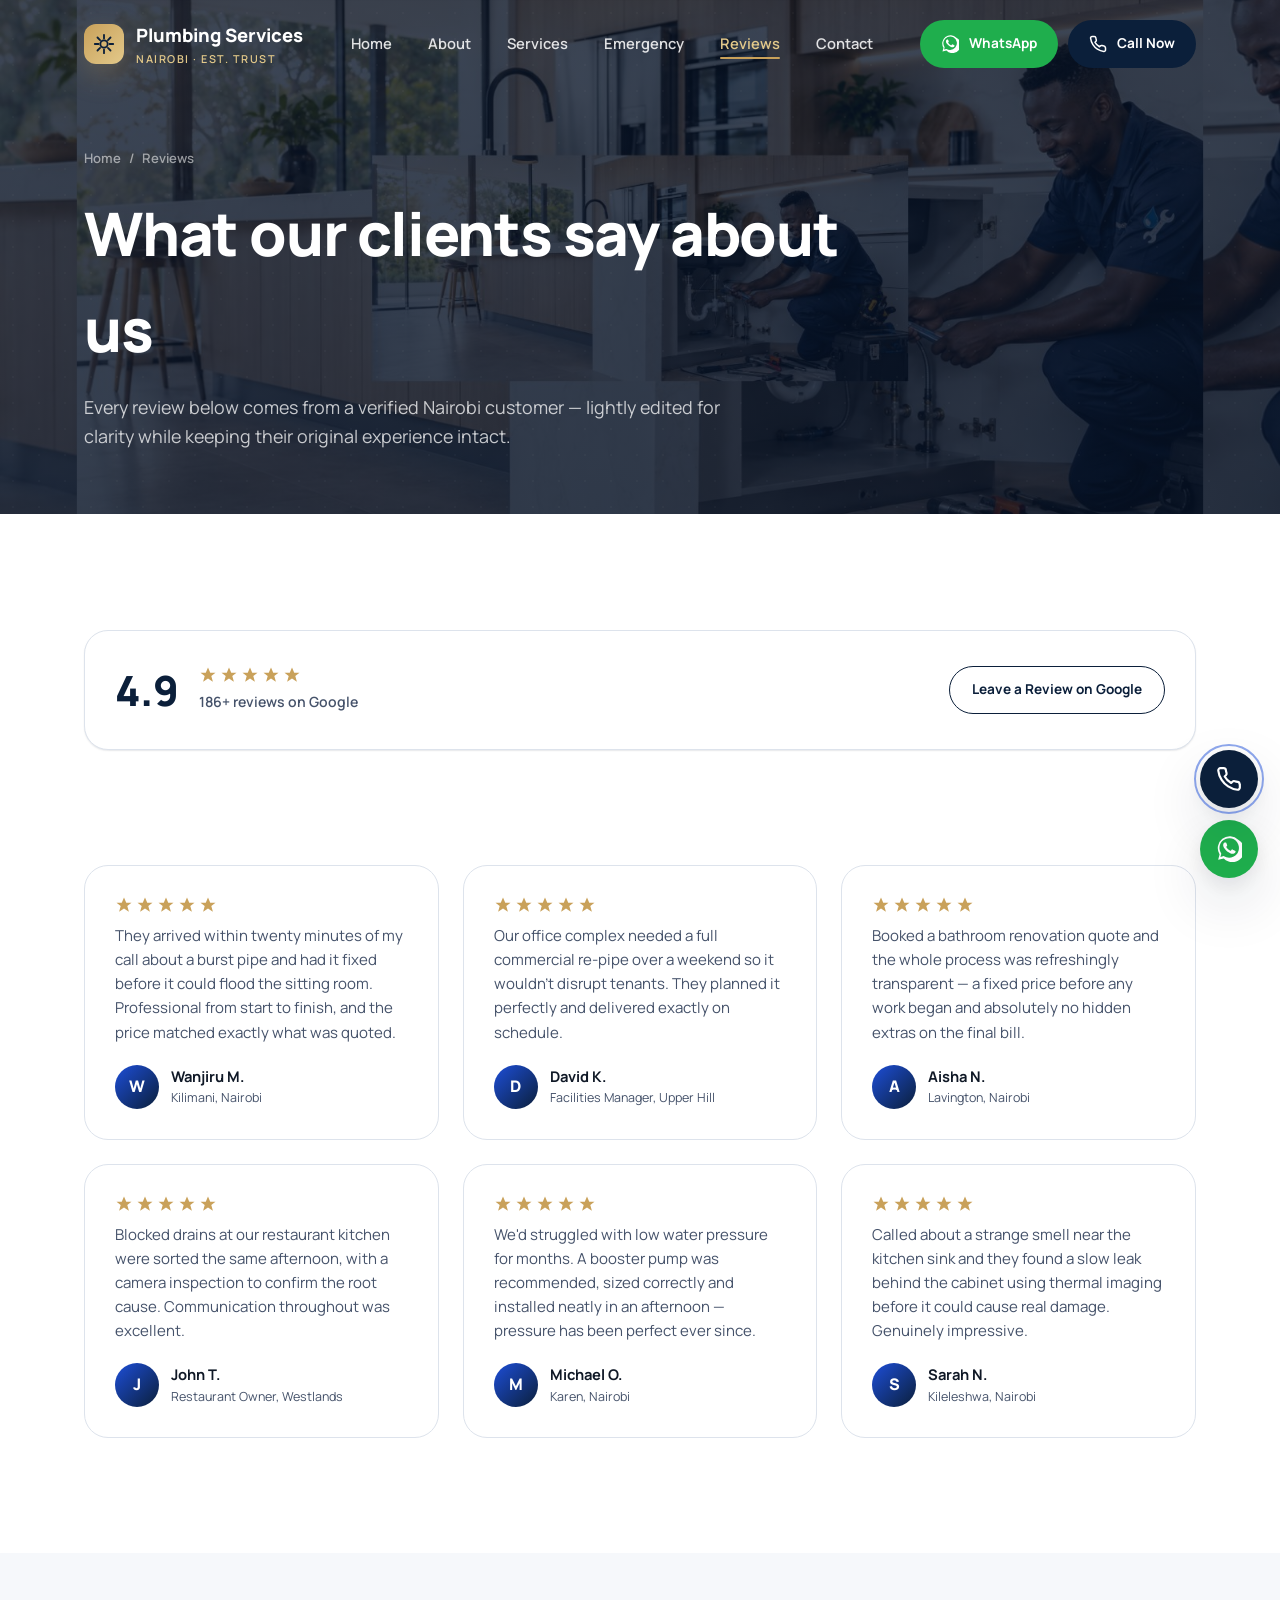
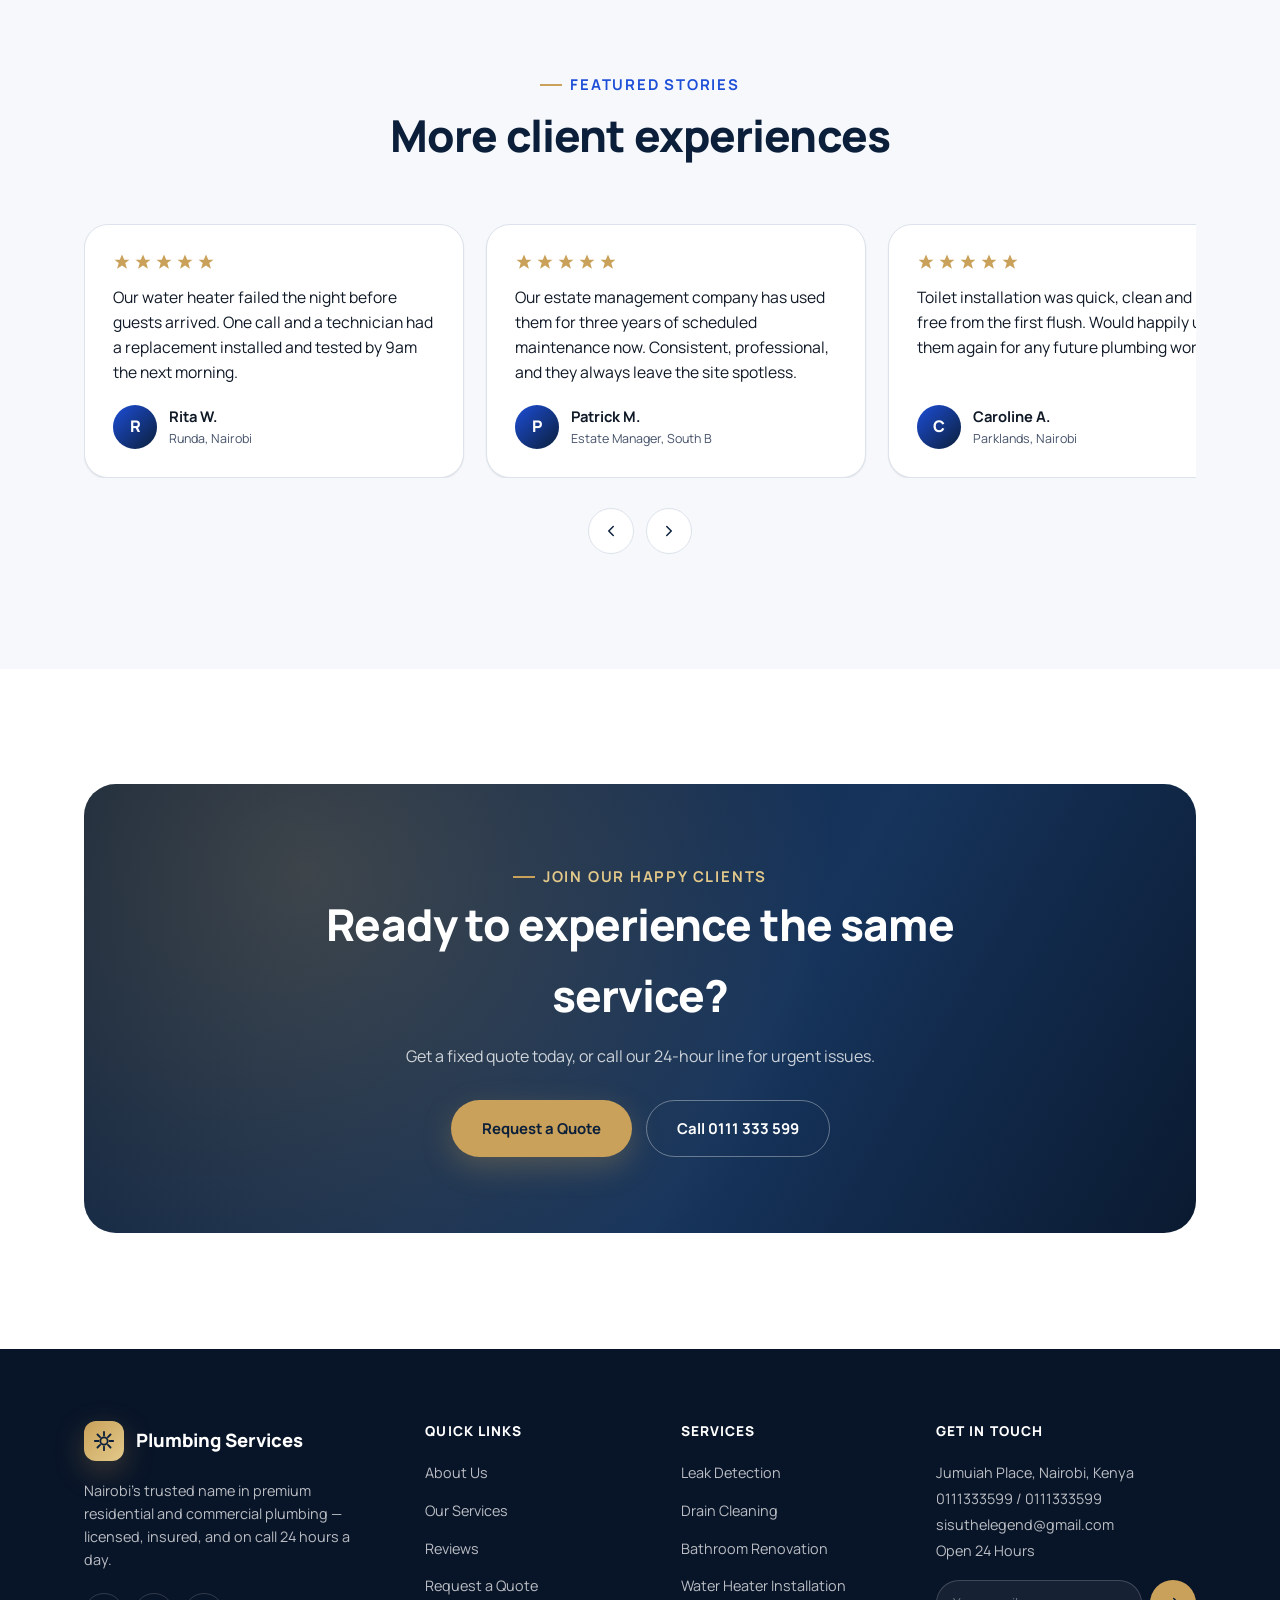
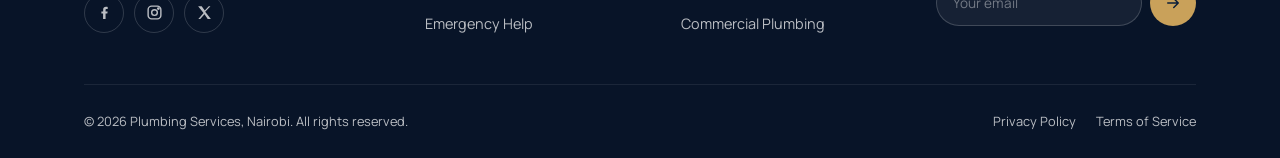
<file: testimonials.html>
<!DOCTYPE html>
<html lang="en">
<head>
<meta charset="UTF-8">
<meta name="viewport" content="width=device-width, initial-scale=1.0">
<title>Customer Reviews | Plumbing Services Nairobi</title>
<meta name="description" content="Read verified customer reviews for Plumbing Services Nairobi — 4.9-star rated across 186+ Google reviews from homeowners and businesses.">
<link rel="canonical" href="https://www.plumbingservicesnairobi.co.ke/testimonials.html">
<meta property="og:type" content="website">
<meta property="og:title" content="Customer Reviews | Plumbing Services Nairobi">
<meta property="og:description" content="4.9-star rated plumbing company in Nairobi — read what our clients say.">
<meta property="og:url" content="https://www.plumbingservicesnairobi.co.ke/testimonials.html">
<meta name="twitter:card" content="summary_large_image">

<link rel="preconnect" href="https://fonts.googleapis.com">
<link rel="preconnect" href="https://fonts.gstatic.com" crossorigin>
<link href="https://fonts.googleapis.com/css2?family=Manrope:wght@400;500;600;700;800&display=swap" rel="stylesheet">
<link rel="stylesheet" href="css/style.css">
<link rel="stylesheet" href="css/responsive.css">
<link rel="stylesheet" href="css/animations.css">

<script type="application/ld+json">
{
  "@context": "https://schema.org",
  "@type": "Plumber",
  "name": "Plumbing Services",
  "aggregateRating": { "@type": "AggregateRating", "ratingValue": "4.9", "reviewCount": "186" }
}
</script>
</head>
<body data-active="testimonials">
<a href="#main" class="skip-link">Skip to main content</a>
<div id="site-header"></div>

<main id="main">
  <section class="page-hero">
    <div class="container">
      <nav class="breadcrumbs" aria-label="Breadcrumb"><a href="index.html">Home</a> <span>/</span> <span>Reviews</span></nav>
      <h1>What our clients say about us</h1>
      <p class="lede">Every review below comes from a verified Nairobi customer — lightly edited for clarity while keeping their original experience intact.</p>
    </div>
  </section>

  <section class="section" style="padding-bottom:0;">
    <div class="container" data-reveal="fade">
      <div class="google-summary">
        <div class="g-score">4.9</div>
        <div>
          <div class="stars" aria-label="4.9 out of 5 stars">
            <svg viewBox="0 0 24 24" fill="currentColor"><path d="m12 2 3 7h7l-5.6 4.3L18.5 21 12 16.8 5.5 21l2.1-7.7L2 9h7z"/></svg>
            <svg viewBox="0 0 24 24" fill="currentColor"><path d="m12 2 3 7h7l-5.6 4.3L18.5 21 12 16.8 5.5 21l2.1-7.7L2 9h7z"/></svg>
            <svg viewBox="0 0 24 24" fill="currentColor"><path d="m12 2 3 7h7l-5.6 4.3L18.5 21 12 16.8 5.5 21l2.1-7.7L2 9h7z"/></svg>
            <svg viewBox="0 0 24 24" fill="currentColor"><path d="m12 2 3 7h7l-5.6 4.3L18.5 21 12 16.8 5.5 21l2.1-7.7L2 9h7z"/></svg>
            <svg viewBox="0 0 24 24" fill="currentColor"><path d="m12 2 3 7h7l-5.6 4.3L18.5 21 12 16.8 5.5 21l2.1-7.7L2 9h7z"/></svg>
          </div>
          <p class="g-meta">186+ reviews on Google</p>
        </div>
        <a href="https://www.google.com/search?q=Plumbing+Services+Nairobi+reviews" target="_blank" rel="noopener" class="btn btn-outline-navy btn-sm" style="margin-left:auto;">Leave a Review on Google</a>
      </div>
    </div>
  </section>

  <section class="section">
    <div class="container">
      <div class="services-grid" data-reveal-group>

        <article class="service-card" data-reveal style="--i:0">
          <div class="stars" aria-hidden="true"><svg viewBox="0 0 24 24" fill="currentColor"><path d="m12 2 3 7h7l-5.6 4.3L18.5 21 12 16.8 5.5 21l2.1-7.7L2 9h7z"/></svg><svg viewBox="0 0 24 24" fill="currentColor"><path d="m12 2 3 7h7l-5.6 4.3L18.5 21 12 16.8 5.5 21l2.1-7.7L2 9h7z"/></svg><svg viewBox="0 0 24 24" fill="currentColor"><path d="m12 2 3 7h7l-5.6 4.3L18.5 21 12 16.8 5.5 21l2.1-7.7L2 9h7z"/></svg><svg viewBox="0 0 24 24" fill="currentColor"><path d="m12 2 3 7h7l-5.6 4.3L18.5 21 12 16.8 5.5 21l2.1-7.7L2 9h7z"/></svg><svg viewBox="0 0 24 24" fill="currentColor"><path d="m12 2 3 7h7l-5.6 4.3L18.5 21 12 16.8 5.5 21l2.1-7.7L2 9h7z"/></svg></div>
          <p>They arrived within twenty minutes of my call about a burst pipe and had it fixed before it could flood the sitting room. Professional from start to finish, and the price matched exactly what was quoted.</p>
          <div class="testi-foot"><div class="testi-avatar">W</div><div><div class="testi-name">Wanjiru M.</div><div class="testi-sub">Kilimani, Nairobi</div></div></div>
        </article>

        <article class="service-card" data-reveal style="--i:1">
          <div class="stars" aria-hidden="true"><svg viewBox="0 0 24 24" fill="currentColor"><path d="m12 2 3 7h7l-5.6 4.3L18.5 21 12 16.8 5.5 21l2.1-7.7L2 9h7z"/></svg><svg viewBox="0 0 24 24" fill="currentColor"><path d="m12 2 3 7h7l-5.6 4.3L18.5 21 12 16.8 5.5 21l2.1-7.7L2 9h7z"/></svg><svg viewBox="0 0 24 24" fill="currentColor"><path d="m12 2 3 7h7l-5.6 4.3L18.5 21 12 16.8 5.5 21l2.1-7.7L2 9h7z"/></svg><svg viewBox="0 0 24 24" fill="currentColor"><path d="m12 2 3 7h7l-5.6 4.3L18.5 21 12 16.8 5.5 21l2.1-7.7L2 9h7z"/></svg><svg viewBox="0 0 24 24" fill="currentColor"><path d="m12 2 3 7h7l-5.6 4.3L18.5 21 12 16.8 5.5 21l2.1-7.7L2 9h7z"/></svg></div>
          <p>Our office complex needed a full commercial re-pipe over a weekend so it wouldn't disrupt tenants. They planned it perfectly and delivered exactly on schedule.</p>
          <div class="testi-foot"><div class="testi-avatar">D</div><div><div class="testi-name">David K.</div><div class="testi-sub">Facilities Manager, Upper Hill</div></div></div>
        </article>

        <article class="service-card" data-reveal style="--i:2">
          <div class="stars" aria-hidden="true"><svg viewBox="0 0 24 24" fill="currentColor"><path d="m12 2 3 7h7l-5.6 4.3L18.5 21 12 16.8 5.5 21l2.1-7.7L2 9h7z"/></svg><svg viewBox="0 0 24 24" fill="currentColor"><path d="m12 2 3 7h7l-5.6 4.3L18.5 21 12 16.8 5.5 21l2.1-7.7L2 9h7z"/></svg><svg viewBox="0 0 24 24" fill="currentColor"><path d="m12 2 3 7h7l-5.6 4.3L18.5 21 12 16.8 5.5 21l2.1-7.7L2 9h7z"/></svg><svg viewBox="0 0 24 24" fill="currentColor"><path d="m12 2 3 7h7l-5.6 4.3L18.5 21 12 16.8 5.5 21l2.1-7.7L2 9h7z"/></svg><svg viewBox="0 0 24 24" fill="currentColor"><path d="m12 2 3 7h7l-5.6 4.3L18.5 21 12 16.8 5.5 21l2.1-7.7L2 9h7z"/></svg></div>
          <p>Booked a bathroom renovation quote and the whole process was refreshingly transparent — a fixed price before any work began and absolutely no hidden extras on the final bill.</p>
          <div class="testi-foot"><div class="testi-avatar">A</div><div><div class="testi-name">Aisha N.</div><div class="testi-sub">Lavington, Nairobi</div></div></div>
        </article>

        <article class="service-card" data-reveal style="--i:3">
          <div class="stars" aria-hidden="true"><svg viewBox="0 0 24 24" fill="currentColor"><path d="m12 2 3 7h7l-5.6 4.3L18.5 21 12 16.8 5.5 21l2.1-7.7L2 9h7z"/></svg><svg viewBox="0 0 24 24" fill="currentColor"><path d="m12 2 3 7h7l-5.6 4.3L18.5 21 12 16.8 5.5 21l2.1-7.7L2 9h7z"/></svg><svg viewBox="0 0 24 24" fill="currentColor"><path d="m12 2 3 7h7l-5.6 4.3L18.5 21 12 16.8 5.5 21l2.1-7.7L2 9h7z"/></svg><svg viewBox="0 0 24 24" fill="currentColor"><path d="m12 2 3 7h7l-5.6 4.3L18.5 21 12 16.8 5.5 21l2.1-7.7L2 9h7z"/></svg><svg viewBox="0 0 24 24" fill="currentColor"><path d="m12 2 3 7h7l-5.6 4.3L18.5 21 12 16.8 5.5 21l2.1-7.7L2 9h7z"/></svg></div>
          <p>Blocked drains at our restaurant kitchen were sorted the same afternoon, with a camera inspection to confirm the root cause. Communication throughout was excellent.</p>
          <div class="testi-foot"><div class="testi-avatar">J</div><div><div class="testi-name">John T.</div><div class="testi-sub">Restaurant Owner, Westlands</div></div></div>
        </article>

        <article class="service-card" data-reveal style="--i:4">
          <div class="stars" aria-hidden="true"><svg viewBox="0 0 24 24" fill="currentColor"><path d="m12 2 3 7h7l-5.6 4.3L18.5 21 12 16.8 5.5 21l2.1-7.7L2 9h7z"/></svg><svg viewBox="0 0 24 24" fill="currentColor"><path d="m12 2 3 7h7l-5.6 4.3L18.5 21 12 16.8 5.5 21l2.1-7.7L2 9h7z"/></svg><svg viewBox="0 0 24 24" fill="currentColor"><path d="m12 2 3 7h7l-5.6 4.3L18.5 21 12 16.8 5.5 21l2.1-7.7L2 9h7z"/></svg><svg viewBox="0 0 24 24" fill="currentColor"><path d="m12 2 3 7h7l-5.6 4.3L18.5 21 12 16.8 5.5 21l2.1-7.7L2 9h7z"/></svg><svg viewBox="0 0 24 24" fill="currentColor"><path d="m12 2 3 7h7l-5.6 4.3L18.5 21 12 16.8 5.5 21l2.1-7.7L2 9h7z"/></svg></div>
          <p>We'd struggled with low water pressure for months. A booster pump was recommended, sized correctly and installed neatly in an afternoon — pressure has been perfect ever since.</p>
          <div class="testi-foot"><div class="testi-avatar">M</div><div><div class="testi-name">Michael O.</div><div class="testi-sub">Karen, Nairobi</div></div></div>
        </article>

        <article class="service-card" data-reveal style="--i:5">
          <div class="stars" aria-hidden="true"><svg viewBox="0 0 24 24" fill="currentColor"><path d="m12 2 3 7h7l-5.6 4.3L18.5 21 12 16.8 5.5 21l2.1-7.7L2 9h7z"/></svg><svg viewBox="0 0 24 24" fill="currentColor"><path d="m12 2 3 7h7l-5.6 4.3L18.5 21 12 16.8 5.5 21l2.1-7.7L2 9h7z"/></svg><svg viewBox="0 0 24 24" fill="currentColor"><path d="m12 2 3 7h7l-5.6 4.3L18.5 21 12 16.8 5.5 21l2.1-7.7L2 9h7z"/></svg><svg viewBox="0 0 24 24" fill="currentColor"><path d="m12 2 3 7h7l-5.6 4.3L18.5 21 12 16.8 5.5 21l2.1-7.7L2 9h7z"/></svg><svg viewBox="0 0 24 24" fill="currentColor"><path d="m12 2 3 7h7l-5.6 4.3L18.5 21 12 16.8 5.5 21l2.1-7.7L2 9h7z"/></svg></div>
          <p>Called about a strange smell near the kitchen sink and they found a slow leak behind the cabinet using thermal imaging before it could cause real damage. Genuinely impressive.</p>
          <div class="testi-foot"><div class="testi-avatar">S</div><div><div class="testi-name">Sarah N.</div><div class="testi-sub">Kileleshwa, Nairobi</div></div></div>
        </article>

      </div>
    </div>
  </section>

  <section class="section bg-gray">
    <div class="container">
      <div class="section-head center" data-reveal="fade">
        <span class="eyebrow">Featured Stories</span>
        <h2>More client experiences</h2>
      </div>
      <div class="testi-track-wrap" data-reveal="fade">
        <div class="testi-track">
          <article class="testi-card">
            <div class="stars" aria-hidden="true"><svg viewBox="0 0 24 24" fill="currentColor"><path d="m12 2 3 7h7l-5.6 4.3L18.5 21 12 16.8 5.5 21l2.1-7.7L2 9h7z"/></svg><svg viewBox="0 0 24 24" fill="currentColor"><path d="m12 2 3 7h7l-5.6 4.3L18.5 21 12 16.8 5.5 21l2.1-7.7L2 9h7z"/></svg><svg viewBox="0 0 24 24" fill="currentColor"><path d="m12 2 3 7h7l-5.6 4.3L18.5 21 12 16.8 5.5 21l2.1-7.7L2 9h7z"/></svg><svg viewBox="0 0 24 24" fill="currentColor"><path d="m12 2 3 7h7l-5.6 4.3L18.5 21 12 16.8 5.5 21l2.1-7.7L2 9h7z"/></svg><svg viewBox="0 0 24 24" fill="currentColor"><path d="m12 2 3 7h7l-5.6 4.3L18.5 21 12 16.8 5.5 21l2.1-7.7L2 9h7z"/></svg></div>
            <p class="quote">Our water heater failed the night before guests arrived. One call and a technician had a replacement installed and tested by 9am the next morning.</p>
            <div class="testi-foot"><div class="testi-avatar">R</div><div><div class="testi-name">Rita W.</div><div class="testi-sub">Runda, Nairobi</div></div></div>
          </article>
          <article class="testi-card">
            <div class="stars" aria-hidden="true"><svg viewBox="0 0 24 24" fill="currentColor"><path d="m12 2 3 7h7l-5.6 4.3L18.5 21 12 16.8 5.5 21l2.1-7.7L2 9h7z"/></svg><svg viewBox="0 0 24 24" fill="currentColor"><path d="m12 2 3 7h7l-5.6 4.3L18.5 21 12 16.8 5.5 21l2.1-7.7L2 9h7z"/></svg><svg viewBox="0 0 24 24" fill="currentColor"><path d="m12 2 3 7h7l-5.6 4.3L18.5 21 12 16.8 5.5 21l2.1-7.7L2 9h7z"/></svg><svg viewBox="0 0 24 24" fill="currentColor"><path d="m12 2 3 7h7l-5.6 4.3L18.5 21 12 16.8 5.5 21l2.1-7.7L2 9h7z"/></svg><svg viewBox="0 0 24 24" fill="currentColor"><path d="m12 2 3 7h7l-5.6 4.3L18.5 21 12 16.8 5.5 21l2.1-7.7L2 9h7z"/></svg></div>
            <p class="quote">Our estate management company has used them for three years of scheduled maintenance now. Consistent, professional, and they always leave the site spotless.</p>
            <div class="testi-foot"><div class="testi-avatar">P</div><div><div class="testi-name">Patrick M.</div><div class="testi-sub">Estate Manager, South B</div></div></div>
          </article>
          <article class="testi-card">
            <div class="stars" aria-hidden="true"><svg viewBox="0 0 24 24" fill="currentColor"><path d="m12 2 3 7h7l-5.6 4.3L18.5 21 12 16.8 5.5 21l2.1-7.7L2 9h7z"/></svg><svg viewBox="0 0 24 24" fill="currentColor"><path d="m12 2 3 7h7l-5.6 4.3L18.5 21 12 16.8 5.5 21l2.1-7.7L2 9h7z"/></svg><svg viewBox="0 0 24 24" fill="currentColor"><path d="m12 2 3 7h7l-5.6 4.3L18.5 21 12 16.8 5.5 21l2.1-7.7L2 9h7z"/></svg><svg viewBox="0 0 24 24" fill="currentColor"><path d="m12 2 3 7h7l-5.6 4.3L18.5 21 12 16.8 5.5 21l2.1-7.7L2 9h7z"/></svg><svg viewBox="0 0 24 24" fill="currentColor"><path d="m12 2 3 7h7l-5.6 4.3L18.5 21 12 16.8 5.5 21l2.1-7.7L2 9h7z"/></svg></div>
            <p class="quote">Toilet installation was quick, clean and leak-free from the first flush. Would happily use them again for any future plumbing work.</p>
            <div class="testi-foot"><div class="testi-avatar">C</div><div><div class="testi-name">Caroline A.</div><div class="testi-sub">Parklands, Nairobi</div></div></div>
          </article>
        </div>
      </div>
      <div class="testi-controls">
        <button class="prev" aria-label="Previous testimonials"><svg viewBox="0 0 24 24" fill="none" stroke="currentColor" stroke-width="2" stroke-linecap="round" stroke-linejoin="round" aria-hidden="true"><path d="M15 18l-6-6 6-6"/></svg></button>
        <button class="next" aria-label="Next testimonials"><svg viewBox="0 0 24 24" fill="none" stroke="currentColor" stroke-width="2" stroke-linecap="round" stroke-linejoin="round" aria-hidden="true"><path d="M9 18l6-6-6-6"/></svg></button>
      </div>
    </div>
  </section>

  <section class="section">
    <div class="container">
      <div class="cta-banner" data-reveal="scale">
        <div class="cta-banner-inner">
          <span class="eyebrow" style="color:var(--gold-light);">Join Our Happy Clients</span>
          <h2>Ready to experience the same service?</h2>
          <p>Get a fixed quote today, or call our 24-hour line for urgent issues.</p>
          <div class="hero-cta-row">
            <a href="quote.html" class="btn btn-primary">Request a Quote</a>
            <a href="tel:0111333599" class="btn btn-outline">Call 0111 333 599</a>
          </div>
        </div>
      </div>
    </div>
  </section>
</main>

<div id="site-footer"></div>
<script src="js/navbar.js"></script>
<script src="js/main.js"></script>
<script src="js/testimonials.js"></script>
</body>
</html>
</file>
<file: css/style.css>
/* ==========================================================================
   Plumbing Services — Core Stylesheet
   Design system: Deep Navy / Royal Blue / Gold on White & Light Gray
   Typography: Manrope (display + body, variable weight hierarchy)
   ========================================================================== */

:root {
  /* ---- Color tokens ---- */
  --navy: #0b1f3a;
  --navy-800: #10294a;
  --navy-700: #16345c;
  --royal: #1d4ed8;
  --royal-600: #1a43b8;
  --gold: #c9a15a;
  --gold-light: #e3c98a;
  --white: #ffffff;
  --gray-50: #f6f8fb;
  --gray-100: #eef1f6;
  --gray-200: #dde3ec;
  --gray-400: #94a1b6;
  --gray-600: #5b6b85;
  --ink: #0f1826;
  --ink-soft: #45526a;
  --success: #1b8a5a;
  --danger: #c1443c;

  /* ---- Elevation ---- */
  --shadow-sm: 0 1px 2px rgba(11, 31, 58, 0.06), 0 1px 1px rgba(11, 31, 58, 0.04);
  --shadow-md: 0 8px 24px rgba(11, 31, 58, 0.08), 0 2px 6px rgba(11, 31, 58, 0.05);
  --shadow-lg: 0 24px 60px rgba(11, 31, 58, 0.14), 0 8px 20px rgba(11, 31, 58, 0.08);
  --shadow-gold: 0 10px 30px rgba(201, 161, 90, 0.28);

  /* ---- Radius ---- */
  --r-sm: 10px;
  --r-md: 16px;
  --r-lg: 24px;
  --r-xl: 32px;
  --r-pill: 999px;

  /* ---- Type scale ---- */
  --step-1: clamp(0.85rem, 0.82rem + 0.14vw, 0.95rem);
  --step0: clamp(1rem, 0.96rem + 0.2vw, 1.125rem);
  --step1: clamp(1.2rem, 1.12rem + 0.4vw, 1.5rem);
  --step2: clamp(1.5rem, 1.3rem + 1vw, 2rem);
  --step3: clamp(2rem, 1.6rem + 2vw, 2.75rem);
  --step4: clamp(2.6rem, 2rem + 3vw, 3.75rem);
  --step5: clamp(3.2rem, 2.3rem + 4.5vw, 5rem);

  /* ---- Layout ---- */
  --container: 1240px;
  --gutter: clamp(20px, 5vw, 64px);
  --header-h: 88px;
}

/* ---- Reset ---- */
* , *::before, *::after { box-sizing: border-box; }
html { scroll-behavior: smooth; overflow-x: hidden; }
body {
  margin: 0;
  font-family: 'Manrope', -apple-system, BlinkMacSystemFont, 'Segoe UI', sans-serif;
  color: var(--ink);
  background: var(--white);
  overflow-x: hidden;
  -webkit-font-smoothing: antialiased;
  text-rendering: optimizeLegibility;
  line-height: 1.6;
}
img { max-width: 100%; display: block; }
a { color: inherit; text-decoration: none; }
ul { list-style: none; margin: 0; padding: 0; }
button { font-family: inherit; cursor: pointer; }
input, textarea, select { font-family: inherit; font-size: inherit; }
h1, h2, h3, h4 { margin: 0; font-weight: 800; letter-spacing: -0.02em; color: var(--navy); }
p { margin: 0; }
:focus-visible { outline: 3px solid var(--gold); outline-offset: 3px; border-radius: 4px; }

.container {
  max-width: var(--container);
  margin-inline: auto;
  padding-inline: var(--gutter);
}

.visually-hidden {
  position: absolute; width: 1px; height: 1px; padding: 0; margin: -1px;
  overflow: hidden; clip: rect(0,0,0,0); white-space: nowrap; border: 0;
}

.skip-link {
  position: absolute; left: 12px; top: -60px; background: var(--navy); color: var(--white);
  padding: 12px 20px; border-radius: var(--r-sm); z-index: 999; transition: top .2s ease;
}
.skip-link:focus { top: 12px; }

/* ---- Eyebrow / section labels ---- */
.eyebrow {
  display: inline-flex; align-items: center; gap: 8px;
  font-size: var(--step-1); font-weight: 700; letter-spacing: 0.12em; text-transform: uppercase;
  color: var(--royal);
}
.eyebrow::before {
  content: ''; width: 22px; height: 2px; background: var(--gold); display: inline-block;
}

.section { padding: clamp(64px, 9vw, 128px) 0; }
.section-head { max-width: 640px; margin-bottom: clamp(36px, 5vw, 64px); }
.section-head.center { margin-inline: auto; text-align: center; }
.section-head h2 { font-size: var(--step3); margin-top: 14px; line-height: 1.1; }
.section-head p { margin-top: 16px; color: var(--ink-soft); font-size: var(--step0); }

.bg-navy { background: var(--navy); color: var(--white); }
.bg-navy h2, .bg-navy h3, .bg-navy h4 { color: var(--white); }
.bg-gray { background: var(--gray-50); }

/* ---- Buttons ---- */
.btn {
  display: inline-flex; align-items: center; justify-content: center; gap: 10px;
  padding: 16px 30px; border-radius: var(--r-pill); font-weight: 700; font-size: var(--step-1);
  border: 1px solid transparent; transition: transform .25s cubic-bezier(.2,.8,.2,1), box-shadow .25s ease, background .25s ease, color .25s ease;
  white-space: nowrap;
}
.btn svg { width: 18px; height: 18px; flex-shrink: 0; }
.btn-primary { background: var(--gold); color: var(--navy); box-shadow: var(--shadow-gold); }
.btn-primary:hover { transform: translateY(-2px); box-shadow: 0 16px 40px rgba(201,161,90,0.38); }
.btn-navy { background: var(--navy); color: var(--white); }
.btn-navy:hover { transform: translateY(-2px); background: var(--navy-700); box-shadow: var(--shadow-lg); }
.btn-whatsapp { background: #1fae4d; color: var(--white); }
.btn-whatsapp:hover { transform: translateY(-2px); box-shadow: 0 16px 34px rgba(31,174,77,0.32); }
.btn-outline { background: transparent; border-color: rgba(255,255,255,0.35); color: var(--white); }
.btn-outline:hover { background: rgba(255,255,255,0.12); border-color: var(--white); }
.btn-outline-navy { background: transparent; border-color: var(--navy); color: var(--navy); }
.btn-outline-navy:hover { background: var(--navy); color: var(--white); }
.btn-sm { padding: 12px 22px; font-size: 0.85rem; }
.btn-block { width: 100%; }
.btn[disabled] { opacity: 0.6; cursor: not-allowed; transform: none !important; }

/* ==========================================================================
   HEADER
   ========================================================================== */
.site-header {
  position: fixed; inset-inline: 0; top: 0; z-index: 500;
  height: var(--header-h);
  display: flex; align-items: center;
  background: transparent;
  transition: background .35s ease, box-shadow .35s ease, height .35s ease, backdrop-filter .35s ease;
}
.site-header.is-scrolled {
  background: rgba(11, 31, 58, 0.86);
  backdrop-filter: blur(14px) saturate(140%);
  -webkit-backdrop-filter: blur(14px) saturate(140%);
  box-shadow: var(--shadow-md);
  height: 76px;
}
.site-header .container { display: flex; align-items: center; justify-content: space-between; gap: 24px; width: 100%; }

.brand { display: flex; align-items: center; gap: 12px; font-weight: 800; font-size: 1.15rem; color: var(--white); }
.brand-mark {
  width: 40px; height: 40px; border-radius: 12px;
  background: linear-gradient(135deg, var(--gold) 0%, var(--gold-light) 100%);
  display: flex; align-items: center; justify-content: center; color: var(--navy); flex-shrink: 0;
  box-shadow: var(--shadow-gold);
}
.brand-mark svg { width: 22px; height: 22px; }
.brand-text-sub { display: block; font-size: 0.68rem; font-weight: 600; letter-spacing: 0.14em; text-transform: uppercase; color: var(--gold-light); }

.nav-main { display: flex; align-items: center; gap: 4px; }
.nav-main a {
  color: rgba(255,255,255,0.86); font-weight: 600; font-size: 0.92rem; padding: 10px 16px; border-radius: var(--r-pill);
  transition: background .2s ease, color .2s ease;
  position: relative;
}
.nav-main a:hover { background: rgba(255,255,255,0.1); color: var(--white); }
.nav-main a[aria-current="page"] { color: var(--gold-light); }
.nav-main a[aria-current="page"]::after {
  content: ''; position: absolute; left: 16px; right: 16px; bottom: 4px; height: 2px; background: var(--gold);
  border-radius: 2px;
}

.header-actions { display: flex; align-items: center; gap: 10px; }
.header-actions .btn { padding: 12px 20px; }
.nav-toggle {
  display: none; width: 46px; height: 46px; border-radius: var(--r-sm); border: 1px solid rgba(255,255,255,0.25);
  background: rgba(255,255,255,0.06); align-items: center; justify-content: center; color: var(--white);
}
.nav-toggle svg { width: 22px; height: 22px; }

.mobile-nav {
  position: fixed; inset: 0; background: var(--navy); z-index: 600; display: flex; flex-direction: column;
  padding: 24px var(--gutter) 40px; transform: translateY(-100%); transition: transform .4s cubic-bezier(.2,.8,.2,1);
}
.mobile-nav.is-open { transform: translateY(0); }
.mobile-nav-head { display: flex; align-items: center; justify-content: space-between; }
.mobile-nav-close { width: 46px; height: 46px; border-radius: var(--r-sm); border: 1px solid rgba(255,255,255,0.25); background: transparent; color: var(--white); display: flex; align-items: center; justify-content: center; }
.mobile-nav ul { margin-top: 40px; display: flex; flex-direction: column; gap: 6px; }
.mobile-nav a { display: block; padding: 16px 4px; font-size: 1.5rem; font-weight: 700; color: var(--white); border-bottom: 1px solid rgba(255,255,255,0.1); }
.mobile-nav-footer { margin-top: auto; display: flex; flex-direction: column; gap: 12px; }
.mobile-nav-footer .btn { width: 100%; }

/* ==========================================================================
   HERO — Premium layered slideshow hero
   ========================================================================== */
.hero {
  position: relative; overflow: hidden; isolation: isolate;
  background: radial-gradient(120% 140% at 85% -10%, #16305a 0%, var(--navy) 45%, #081428 100%);
  color: var(--white); padding-top: calc(var(--header-h) + 64px); padding-bottom: 120px;
}
.hero::before {
  content: ''; position: absolute; inset: 0; opacity: 0.5; pointer-events: none; z-index: 2;
  background-image: radial-gradient(rgba(255,255,255,0.06) 1px, transparent 1px);
  background-size: 26px 26px; mask-image: radial-gradient(circle at 75% 20%, black, transparent 70%);
}

/* Ambient full-bleed background slideshow */
.hero-bg-slideshow { position: absolute; inset: 0; z-index: 0; overflow: hidden; }
.hero-bg-slide {
  position: absolute; inset: -4%; width: 108%; height: 108%;
  background-size: cover; background-position: center; background-repeat: no-repeat;
  opacity: 0; filter: blur(6px) saturate(85%) brightness(0.6);
  animation: heroBgKenBurns 24s ease-in-out infinite;
}
.hero-bg-slide:nth-child(1) { animation-delay: 0s; }
.hero-bg-slide:nth-child(2) { animation-delay: -6s; }
.hero-bg-slide:nth-child(3) { animation-delay: -12s; }
.hero-bg-slide:nth-child(4) { animation-delay: -18s; }

.hero-scrim {
  position: absolute; inset: 0; z-index: 1;
  background:
    linear-gradient(100deg, rgba(6,15,32,0.94) 0%, rgba(8,20,40,0.86) 38%, rgba(11,31,58,0.55) 68%, rgba(11,31,58,0.35) 100%),
    radial-gradient(120% 140% at 85% -10%, rgba(22,48,90,0.4) 0%, transparent 55%);
}

/* Decorative floating gradient orbs */
.hero-orb {
  position: absolute; z-index: 1; border-radius: 50%; filter: blur(60px); pointer-events: none; opacity: 0.55;
  animation: orbFloat 12s ease-in-out infinite;
}
.hero-orb-a {
  width: 340px; height: 340px; top: -80px; right: 8%;
  background: radial-gradient(circle, rgba(201,161,90,0.35) 0%, transparent 70%);
}
.hero-orb-b {
  width: 260px; height: 260px; bottom: -60px; left: 4%;
  background: radial-gradient(circle, rgba(29,78,216,0.4) 0%, transparent 70%);
  animation-delay: -6s;
}

.hero-grid { position: relative; z-index: 3; display: grid; grid-template-columns: 1.05fr 0.95fr; gap: clamp(32px, 5vw, 72px); align-items: center; }
.hero-copy .eyebrow { color: var(--gold-light); }
.hero-copy .eyebrow::before { background: var(--gold-light); }
.hero-copy h1 { color: var(--white); font-size: var(--step5); line-height: 1.03; margin-top: 18px; }
.hero-copy h1 em {
  font-style: normal; background: linear-gradient(100deg, var(--gold-light) 0%, var(--gold) 60%, var(--gold-light) 100%);
  -webkit-background-clip: text; background-clip: text; color: transparent;
}
.hero-copy .lede { margin-top: 22px; font-size: var(--step1); color: rgba(255,255,255,0.78); max-width: 46ch; font-weight: 500; }
.hero-cta-row { display: flex; flex-wrap: wrap; gap: 14px; margin-top: 36px; }

.hero-trust { display: flex; flex-wrap: wrap; gap: 12px; margin-top: 46px; padding-top: 28px; border-top: 1px solid rgba(255,255,255,0.14); }
.hero-trust-item {
  display: flex; align-items: center; gap: 10px; font-size: 0.82rem; font-weight: 700; color: rgba(255,255,255,0.88);
  padding: 9px 16px; border-radius: var(--r-pill); background: rgba(255,255,255,0.06); border: 1px solid rgba(255,255,255,0.12);
  backdrop-filter: blur(10px);
}
.hero-trust-item svg { width: 18px; height: 18px; color: var(--gold-light); flex-shrink: 0; }

/* Hero visual: framed 4-image Ken Burns slideshow with floating cards */
.hero-visual { position: relative; }
.hero-image-wrap {
  position: relative; border-radius: var(--r-xl); overflow: hidden; box-shadow: var(--shadow-lg);
  aspect-ratio: 4 / 5; border: 1px solid rgba(255,255,255,0.16);
  animation: heroImageIn 1s .2s cubic-bezier(.2,.8,.2,1) both;
}
.hero-slideshow { position: absolute; inset: 0; overflow: hidden; }
.hero-slide {
  position: absolute; inset: 0; width: 100%; height: 100%;
  background-size: cover; background-position: center; background-repeat: no-repeat;
  opacity: 0; transform: scale(1) translateX(0);
  animation: heroKenBurns 20s ease-in-out infinite;
}
.hero-slide:nth-child(1) { animation-delay: 0s; }
.hero-slide:nth-child(2) { animation-delay: -5s; }
.hero-slide:nth-child(3) { animation-delay: -10s; }
.hero-slide:nth-child(4) { animation-delay: -15s; }

/* Diagonal glass sheen sweeping across the framed image for a premium finish */
.hero-image-sheen {
  position: absolute; inset: 0; z-index: 2; pointer-events: none;
  background: linear-gradient(115deg, transparent 40%, rgba(255,255,255,0.16) 48%, transparent 56%);
  background-size: 250% 250%;
  animation: sheenSweep 7s ease-in-out infinite;
}
/* Bottom gradient so slide-position dots stay legible */
.hero-image-wrap::after {
  content: ''; position: absolute; inset: 0; z-index: 2; pointer-events: none;
  background: linear-gradient(0deg, rgba(8,16,32,0.55) 0%, transparent 30%);
}
.hero-slide-dots {
  position: absolute; left: 50%; bottom: 18px; transform: translateX(-50%); z-index: 3;
  display: flex; gap: 7px;
}
.hero-slide-dots span {
  width: 6px; height: 6px; border-radius: 50%; background: rgba(255,255,255,0.35);
  animation: dotPulse 20s ease-in-out infinite;
}
.hero-slide-dots span:nth-child(1) { animation-delay: 0s; }
.hero-slide-dots span:nth-child(2) { animation-delay: -5s; }
.hero-slide-dots span:nth-child(3) { animation-delay: -10s; }
.hero-slide-dots span:nth-child(4) { animation-delay: -15s; }

.hero-floating-card.response-card {
  position: absolute; left: -28px; bottom: -34px; width: min(300px, 78%); z-index: 4;
  background: rgba(11,31,58,0.72);
}

.hero-badge-chip {
  position: absolute; top: 22px; right: -18px; z-index: 4;
  display: flex; align-items: center; gap: 8px;
  background: rgba(255,255,255,0.95); color: var(--navy);
  font-weight: 800; font-size: 0.78rem; padding: 12px 18px; border-radius: var(--r-pill);
  box-shadow: var(--shadow-lg);
  animation: heroScale .9s .5s cubic-bezier(.2,.8,.2,1) both, badgeFloat 5s ease-in-out 1.4s infinite;
}
.hero-badge-chip svg { width: 16px; height: 16px; color: var(--success); flex-shrink: 0; }

.hero-scroll-cue {
  position: absolute; left: 50%; bottom: 28px; transform: translateX(-50%); z-index: 3;
  display: flex; flex-direction: column; align-items: center; gap: 6px;
  color: rgba(255,255,255,0.55); font-size: 0.72rem; font-weight: 700; letter-spacing: 0.14em; text-transform: uppercase;
  animation: fadeIn 1s 1.2s both;
}
.hero-scroll-cue svg { width: 16px; height: 16px; animation: scrollBounce 2s ease-in-out infinite; }

/* Signature element: live response radar */
.response-card {
  position: relative; background: rgba(255,255,255,0.05); border: 1px solid rgba(255,255,255,0.14);
  border-radius: var(--r-xl); padding: clamp(28px, 3vw, 40px); backdrop-filter: blur(18px); box-shadow: var(--shadow-lg);
}
.radar {
  position: relative; width: 220px; height: 220px; margin: 0 auto; border-radius: 50%;
  background: radial-gradient(circle, rgba(29,78,216,0.35) 0%, rgba(11,31,58,0.1) 70%);
  border: 1px solid rgba(255,255,255,0.14);
}
.radar::before, .radar::after {
  content: ''; position: absolute; inset: 20px; border-radius: 50%; border: 1px solid rgba(255,255,255,0.12);
}
.radar::after { inset: 50px; }
.radar-sweep {
  position: absolute; inset: 0; border-radius: 50%; overflow: hidden;
  animation: sweep 3.2s linear infinite;
}
.radar-sweep::before {
  content: ''; position: absolute; inset: 0; background: conic-gradient(from 0deg, rgba(201,161,90,0.55), transparent 30%);
}
.radar-dot { position: absolute; width: 10px; height: 10px; border-radius: 50%; background: var(--gold-light); box-shadow: 0 0 12px var(--gold-light); }
@keyframes sweep { to { transform: rotate(360deg); } }
.response-figures { display: flex; justify-content: space-between; align-items: flex-end; margin-top: 26px; gap: 12px; }
.response-figures .num { font-size: 2.1rem; font-weight: 800; color: var(--white); line-height: 1; }
.response-figures .lbl { font-size: 0.72rem; text-transform: uppercase; letter-spacing: 0.1em; color: rgba(255,255,255,0.55); margin-top: 6px; display:block; }
.response-figures > div { text-align: center; flex: 1; }
.response-figures > div:first-child { text-align: left; }
.response-figures > div:last-child { text-align: right; }

/* ==========================================================================
   TRUST STRIP
   ========================================================================== */
.trust-strip { background: var(--gray-50); border-bottom: 1px solid var(--gray-200); padding: 30px 0; }
.trust-strip .container { display: flex; flex-wrap: wrap; justify-content: space-between; align-items: center; gap: 24px; }
.trust-strip-item { display: flex; align-items: center; gap: 12px; color: var(--ink-soft); font-weight: 700; font-size: 0.85rem; }
.trust-strip-item svg { width: 24px; height: 24px; color: var(--royal); flex-shrink: 0; }

/* ==========================================================================
   SERVICES PREVIEW / CARDS
   ========================================================================== */
.services-grid { display: grid; grid-template-columns: repeat(3, 1fr); gap: 24px; }
.services-index-grid { grid-template-columns: repeat(4, 1fr); }
.service-card {
  background: var(--white); border: 1px solid var(--gray-200); border-radius: var(--r-lg); padding: 30px;
  transition: transform .3s cubic-bezier(.2,.8,.2,1), box-shadow .3s ease, border-color .3s ease;
  display: flex; flex-direction: column; height: 100%;
}
.service-card:hover { transform: translateY(-6px); box-shadow: var(--shadow-lg); border-color: transparent; }
.service-icon {
  width: 56px; height: 56px; border-radius: 16px; background: linear-gradient(135deg, var(--navy) 0%, var(--royal) 100%);
  display: flex; align-items: center; justify-content: center; color: var(--gold-light); margin-bottom: 22px;
  box-shadow: var(--shadow-md);
}
.service-icon svg { width: 26px; height: 26px; }
.service-card h3 { font-size: 1.15rem; }
.service-card p { color: var(--ink-soft); margin-top: 10px; font-size: 0.94rem; flex-grow: 1; }
.service-card .card-link { margin-top: 18px; display: inline-flex; align-items: center; gap: 8px; font-weight: 700; color: var(--royal); font-size: 0.9rem; }
.service-card .card-link svg { width: 16px; height: 16px; transition: transform .25s ease; }
.service-card:hover .card-link svg { transform: translateX(4px); }

/* Detailed service card (services.html) */
.service-detail {
  display: grid; grid-template-columns: 1fr 1fr; gap: 40px; align-items: center;
  padding: 48px 0; border-bottom: 1px solid var(--gray-200);
}
.service-detail:last-child { border-bottom: none; }
.service-detail.reverse .service-detail-media { order: 2; }
.service-detail-media { border-radius: var(--r-lg); overflow: hidden; box-shadow: var(--shadow-md); aspect-ratio: 4/3; }
.service-detail-media img { width: 100%; height: 100%; object-fit: cover; }
.service-detail-copy .eyebrow { margin-bottom: 6px; }
.service-detail-copy h3 { font-size: var(--step2); margin-top: 8px; }
.service-detail-copy p { color: var(--ink-soft); margin-top: 14px; }
.benefit-list { margin-top: 20px; display: flex; flex-direction: column; gap: 10px; }
.benefit-list li { display: flex; align-items: flex-start; gap: 10px; font-size: 0.94rem; color: var(--ink); font-weight: 600; }
.benefit-list svg { width: 20px; height: 20px; color: var(--success); flex-shrink: 0; margin-top: 1px; }
.service-detail-copy .btn { margin-top: 26px; }
.service-filter-bar { display: flex; flex-wrap: wrap; gap: 10px; margin-bottom: 36px; }
.filter-chip {
  padding: 10px 20px; border-radius: var(--r-pill); border: 1px solid var(--gray-200); background: var(--white);
  font-weight: 700; font-size: 0.85rem; color: var(--ink-soft); transition: all .2s ease;
}
.filter-chip:hover { border-color: var(--royal); color: var(--royal); }
.filter-chip.is-active { background: var(--navy); color: var(--white); border-color: var(--navy); }

/* ==========================================================================
   WHY CHOOSE US
   ========================================================================== */
.why-grid { display: grid; grid-template-columns: repeat(4, 1fr); gap: 22px; }
.why-card { padding: 28px 24px; border-radius: var(--r-lg); background: var(--white); border: 1px solid var(--gray-200); }
.why-card svg { width: 30px; height: 30px; color: var(--gold); margin-bottom: 16px; }
.why-card h3 { font-size: 1.05rem; }
.why-card p { color: var(--ink-soft); font-size: 0.9rem; margin-top: 8px; }

/* ==========================================================================
   STATS COUNTER
   ========================================================================== */
.stats-band { background: var(--navy); position: relative; overflow: hidden; }
.stats-band::before {
  content: ''; position: absolute; inset: 0; opacity: 0.35;
  background-image: radial-gradient(rgba(255,255,255,0.08) 1px, transparent 1px); background-size: 24px 24px;
}
.stats-grid { position: relative; z-index: 1; display: grid; grid-template-columns: repeat(4, 1fr); gap: 24px; text-align: center; }
.stat-num { font-size: clamp(2.2rem, 4vw, 3.2rem); font-weight: 800; color: var(--gold-light); line-height: 1; }
.stat-lbl { margin-top: 10px; font-size: 0.85rem; color: rgba(255,255,255,0.7); font-weight: 600; }

/* ==========================================================================
   GALLERY / MASONRY
   ========================================================================== */

.gallery-grid {
  columns: 4 220px;
  column-gap: 20px;
}

.gallery-item {
  display: block;
  position: relative;
  overflow: hidden;
  margin: 0 0 20px;
  border-radius: var(--r-md);
  box-shadow: var(--shadow-sm);
  cursor: zoom-in;

  /* Prevent items from splitting between columns */
  break-inside: avoid;
  -webkit-column-break-inside: avoid;
  page-break-inside: avoid;
}

.gallery-item img {
  display: block;
  width: 100%;
  height: auto;
  vertical-align: middle;
  transition: transform .5s cubic-bezier(.2, .8, .2, 1);
}

.gallery-item:hover img {
  transform: scale(1.06);
}

.gallery-item .gi-overlay {
  position: absolute;
  inset: 0;
  display: flex;
  align-items: flex-end;
  padding: 16px;

  background: linear-gradient(
    0deg,
    rgba(11, 31, 58, 0.75) 0%,
    transparent 45%
  );

  opacity: 0;
  transition: opacity .3s ease;
}

.gallery-item:hover .gi-overlay {
  opacity: 1;
}

.gi-overlay span {
  color: var(--white);
  font-weight: 700;
  font-size: 0.85rem;
}

.gallery-item[data-cat] {
  display: block;
}

.gallery-item.is-hidden {
  display: none;
}

/* ==========================================================================
   LIGHTBOX
   ========================================================================== */

.lightbox {
  position: fixed;
  inset: 0;
  z-index: 900;

  display: none;
  align-items: center;
  justify-content: center;

  padding: 40px;
  background: rgba(8, 16, 32, 0.92);
}

.lightbox.is-open {
  display: flex;
}

.lightbox img {
  display: block;
  max-width: min(90vw, 900px);
  max-height: 82vh;
  border-radius: var(--r-md);
  box-shadow: var(--shadow-lg);
}

.lightbox-close,
.lightbox-nav {
  position: absolute;

  width: 50px;
  height: 50px;

  display: flex;
  align-items: center;
  justify-content: center;

  border: 1px solid rgba(255,255,255,.25);
  border-radius: 50%;

  background: rgba(255,255,255,.12);
  color: var(--white);

  cursor: pointer;
  transition: background .25s ease;
}

.lightbox-close:hover,
.lightbox-nav:hover {
  background: rgba(255,255,255,.22);
}

.lightbox-close {
  top: 24px;
  right: 24px;
}

.lightbox-nav.prev {
  left: 24px;
  top: 50%;
  transform: translateY(-50%);
}

.lightbox-nav.next {
  right: 24px;
  top: 50%;
  transform: translateY(-50%);
}

.lightbox-close svg,
.lightbox-nav svg {
  width: 20px;
  height: 20px;
}
/* ==========================================================================
   BEFORE / AFTER SLIDER
   ========================================================================== */
.ba-slider { position: relative; aspect-ratio: 4/3; border-radius: var(--r-lg); overflow: hidden; box-shadow: var(--shadow-md); user-select: none; }
.ba-slider img { position: absolute; inset: 0; width: 100%; height: 100%; object-fit: cover; }
.ba-slider .ba-after { clip-path: inset(0 0 0 50%); }
.ba-slider .ba-tag { position: absolute; top: 16px; padding: 6px 14px; border-radius: var(--r-pill); font-size: 0.72rem; font-weight: 800; letter-spacing: 0.06em; color: var(--white); background: rgba(11,31,58,0.75); backdrop-filter: blur(6px); z-index: 3; }
.ba-slider .tag-before { left: 16px; }
.ba-slider .tag-after { right: 16px; }
.ba-handle {
  position: absolute; top: 0; bottom: 0; left: 50%; width: 4px; background: var(--white); transform: translateX(-2px); z-index: 4;
  cursor: ew-resize;
}
.ba-handle .ba-grip {
  position: absolute; top: 50%; left: 50%; transform: translate(-50%, -50%); width: 46px; height: 46px; border-radius: 50%;
  background: var(--white); box-shadow: var(--shadow-lg); display: flex; align-items: center; justify-content: center; color: var(--navy);
}
.ba-handle .ba-grip svg { width: 20px; height: 20px; }
.ba-caption { text-align: center; margin-top: 18px; font-weight: 700; color: var(--navy); }

/* ==========================================================================
   TESTIMONIALS
   ========================================================================== */
.google-summary { display: flex; align-items: center; gap: 20px; flex-wrap: wrap; padding: 26px 30px; background: var(--white); border: 1px solid var(--gray-200); border-radius: var(--r-lg); box-shadow: var(--shadow-sm); }
.google-summary .g-score { font-size: 2.6rem; font-weight: 800; color: var(--navy); }
.stars { color: var(--gold); display: inline-flex; gap: 3px; }
.stars svg { width: 18px; height: 18px; }
.google-summary .g-meta { color: var(--ink-soft); font-size: 0.88rem; font-weight: 600; }

.testi-track-wrap { overflow: hidden; margin-top: 40px; }
.testi-track { display: flex; gap: 22px; transition: transform .5s cubic-bezier(.2,.8,.2,1); }
.testi-card {
  flex: 0 0 min(380px, 86vw); background: var(--white); border: 1px solid var(--gray-200); border-radius: var(--r-lg);
  padding: 28px; box-shadow: var(--shadow-sm); display: flex; flex-direction: column;
}
.testi-card .stars { margin-bottom: 14px; }
.testi-card p.quote { color: var(--ink); font-size: 0.98rem; flex-grow: 1; }
.testi-foot { display: flex; align-items: center; gap: 12px; margin-top: 20px; }
.testi-avatar { width: 44px; height: 44px; border-radius: 50%; background: linear-gradient(135deg, var(--royal), var(--navy)); color: var(--white); display: flex; align-items: center; justify-content: center; font-weight: 800; }
.testi-name { font-weight: 700; font-size: 0.92rem; }
.testi-sub { font-size: 0.78rem; color: var(--ink-soft); }
.testi-controls { display: flex; justify-content: center; gap: 12px; margin-top: 30px; }
.testi-controls button { width: 46px; height: 46px; border-radius: 50%; border: 1px solid var(--gray-200); background: var(--white); display: flex; align-items: center; justify-content: center; color: var(--navy); transition: all .2s ease; }
.testi-controls button:hover { background: var(--navy); color: var(--white); border-color: var(--navy); }
.testi-controls svg { width: 18px; height: 18px; }

/* ==========================================================================
   FAQ ACCORDION
   ========================================================================== */
.faq-list { max-width: 800px; margin: 0 auto; display: flex; flex-direction: column; gap: 14px; }
.faq-item { border: 1px solid var(--gray-200); border-radius: var(--r-md); background: var(--white); overflow: hidden; }
.faq-q {
  width: 100%; background: none; border: none; display: flex; align-items: center; justify-content: space-between;
  padding: 20px 24px; text-align: left; font-weight: 700; color: var(--navy); font-size: 0.98rem; gap: 16px;
}
.faq-q .plus { width: 26px; height: 26px; flex-shrink: 0; border-radius: 50%; background: var(--gray-100); display: flex; align-items: center; justify-content: center; transition: transform .3s ease, background .3s ease; }
.faq-q .plus svg { width: 14px; height: 14px; color: var(--navy); }
.faq-item.is-open .faq-q .plus { background: var(--gold); transform: rotate(45deg); }
.faq-a { max-height: 0; overflow: hidden; transition: max-height .35s ease; }
.faq-a-inner { padding: 0 24px 22px; color: var(--ink-soft); font-size: 0.94rem; }

/* ==========================================================================
   SERVICE AREAS + MAP
   ========================================================================== */
.areas-map-grid { display: grid; grid-template-columns: 1fr 1fr; gap: 40px; align-items: center; }
.area-chip-grid { display: grid; grid-template-columns: repeat(2, 1fr); gap: 10px; margin-top: 22px; }
.area-chip { display: flex; align-items: center; gap: 10px; padding: 12px 16px; border-radius: var(--r-md); background: var(--gray-50); font-weight: 700; font-size: 0.88rem; }
.area-chip svg { width: 16px; height: 16px; color: var(--royal); flex-shrink: 0; }
.map-frame { border-radius: var(--r-lg); overflow: hidden; box-shadow: var(--shadow-md); aspect-ratio: 4/3; border: 1px solid var(--gray-200); }
.map-frame iframe { width: 100%; height: 100%; border: 0; }

/* ==========================================================================
   CTA BANNER
   ========================================================================== */
.cta-banner {
  position: relative; border-radius: var(--r-xl); overflow: hidden; padding: clamp(40px, 6vw, 76px);
  background: linear-gradient(120deg, var(--navy) 0%, var(--navy-700) 60%, #0a1a30 100%);
  text-align: center; color: var(--white);
}
.cta-banner::after {
  content: ''; position: absolute; inset: 0; background: radial-gradient(circle at 20% 20%, rgba(201,161,90,0.25), transparent 55%);
}
.cta-banner-inner { position: relative; z-index: 1; max-width: 640px; margin: 0 auto; }
.cta-banner h2 { color: var(--white); font-size: var(--step3); }
.cta-banner p { margin-top: 14px; color: rgba(255,255,255,0.78); }
.cta-banner .hero-cta-row { justify-content: center; margin-top: 30px; }

/* ==========================================================================
   FOOTER
   ========================================================================== */
.site-footer { background: #081428; color: rgba(255,255,255,0.72); padding-top: 72px; }
.footer-grid { display: grid; grid-template-columns: 1.4fr 1fr 1fr 1.2fr; gap: 40px; padding-bottom: 48px; border-bottom: 1px solid rgba(255,255,255,0.08); }
.footer-brand .brand { color: var(--white); }
.footer-brand p { margin-top: 18px; font-size: 0.9rem; max-width: 32ch; }
.footer-social { display: flex; gap: 10px; margin-top: 22px; }
.footer-social a { width: 40px; height: 40px; border-radius: 50%; border: 1px solid rgba(255,255,255,0.16); display: flex; align-items: center; justify-content: center; transition: all .2s ease; }
.footer-social a:hover { background: var(--gold); color: var(--navy); border-color: var(--gold); }
.footer-social svg { width: 17px; height: 17px; }
.footer-col h4 { color: var(--white); font-size: 0.85rem; text-transform: uppercase; letter-spacing: 0.08em; margin-bottom: 18px; }
.footer-col ul { display: flex; flex-direction: column; gap: 12px; }
.footer-col a { font-size: 0.9rem; transition: color .2s ease; }
.footer-col a:hover { color: var(--gold-light); }
.footer-col address { font-style: normal; font-size: 0.9rem; line-height: 1.8; }
.newsletter-form { display: flex; gap: 8px; margin-top: 16px; }
.newsletter-form input { flex: 1; padding: 13px 16px; border-radius: var(--r-pill); border: 1px solid rgba(255,255,255,0.18); background: rgba(255,255,255,0.06); color: var(--white); font-size: 0.85rem; }
.newsletter-form input::placeholder { color: rgba(255,255,255,0.4); }
.newsletter-form button { width: 46px; height: 46px; border-radius: 50%; background: var(--gold); color: var(--navy); display: flex; align-items: center; justify-content: center; flex-shrink: 0; border: none; }
.newsletter-form button svg { width: 18px; height: 18px; }
.footer-bottom { display: flex; justify-content: space-between; align-items: center; padding: 26px 0; font-size: 0.8rem; flex-wrap: wrap; gap: 12px; }
.footer-bottom-links { display: flex; gap: 20px; }

/* ==========================================================================
   FLOATING BUTTONS
   ========================================================================== */
.floating-stack { position: fixed; right: 22px; bottom: 22px; z-index: 400; display: flex; flex-direction: column; gap: 12px; align-items: flex-end; }
.fab { width: 58px; height: 58px; border-radius: 50%; display: flex; align-items: center; justify-content: center; box-shadow: var(--shadow-lg); transition: transform .25s ease; border: none; }
.fab:hover { transform: translateY(-3px) scale(1.04); }
.fab svg { width: 26px; height: 26px; }
.fab-whatsapp { background: #1fae4d; color: var(--white); }
.fab-call { background: var(--navy); color: var(--white); position: relative; }
.fab-call::before {
  content: ''; position: absolute; inset: -6px; border-radius: 50%; border: 2px solid rgba(29,78,216,0.5); animation: pulseRing 2s infinite;
}
.fab-top { background: var(--white); color: var(--navy); border: 1px solid var(--gray-200); opacity: 0; pointer-events: none; transform: translateY(10px); }
.fab-top.is-visible { opacity: 1; pointer-events: auto; transform: translateY(0); }
@keyframes pulseRing { 0% { transform: scale(0.9); opacity: 1; } 100% { transform: scale(1.3); opacity: 0; } }

/* ==========================================================================
   PAGE HEADER (interior pages)
   ========================================================================== */
.page-hero {
  position: relative;
  overflow: hidden;
  isolation: isolate;

  /* Background image with dark overlay */
  background:
    linear-gradient(
      rgba(6,18,38,.78),
      rgba(6,18,38,.82)
    ),
    url("../images/hero/about-hero.jpg");

  background-size: cover;
  background-position: center;
  background-repeat: no-repeat;

  color: var(--white);
  padding-top: calc(var(--header-h) + 60px);
  padding-bottom: 64px;
}
.page-hero::before {
  content: ''; position: absolute; inset: 0; opacity: 0.4; z-index: 2;
  background-image: radial-gradient(rgba(255,255,255,0.06) 1px, transparent 1px); background-size: 26px 26px;
}
.page-hero .hero-bg-slideshow { z-index: 0; }
.page-hero .hero-scrim { z-index: 1; }
.page-hero .container { position: relative; z-index: 3; }
.breadcrumbs { display: flex; gap: 8px; font-size: 0.82rem; color: rgba(255,255,255,0.55); font-weight: 600; }
.breadcrumbs a:hover { color: var(--gold-light); }
.page-hero h1 { color: var(--white); font-size: var(--step4); margin-top: 16px; max-width: 20ch; }
.page-hero p.lede { color: rgba(255,255,255,0.75); margin-top: 16px; max-width: 60ch; font-size: var(--step0); }

/* ==========================================================================
   FORMS
   ========================================================================== */
.form-card { background: var(--white); border: 1px solid var(--gray-200); border-radius: var(--r-xl); padding: clamp(28px, 4vw, 48px); box-shadow: var(--shadow-md); }
.form-row { display: grid; grid-template-columns: 1fr 1fr; gap: 18px; }
.form-group { margin-bottom: 20px; }
.form-group label { display: block; font-weight: 700; font-size: 0.85rem; margin-bottom: 8px; color: var(--navy); }
.form-group .req { color: var(--danger); }
.form-group input, .form-group select, .form-group textarea {
  width: 100%; padding: 14px 16px; border-radius: var(--r-sm); border: 1.5px solid var(--gray-200); background: var(--gray-50);
  transition: border-color .2s ease, background .2s ease; font-size: 0.94rem; color: var(--ink);
}
.form-group input:focus, .form-group select:focus, .form-group textarea:focus { border-color: var(--royal); background: var(--white); outline: none; }
.form-group textarea { resize: vertical; min-height: 120px; }
.form-hint { font-size: 0.78rem; color: var(--ink-soft); margin-top: 6px; }
.upload-box {
  border: 2px dashed var(--gray-200); border-radius: var(--r-md); padding: 26px; text-align: center; color: var(--ink-soft);
  font-size: 0.88rem; background: var(--gray-50); cursor: pointer; transition: border-color .2s ease;
}
.upload-box:hover { border-color: var(--royal); }
.upload-box svg { width: 26px; height: 26px; margin: 0 auto 10px; color: var(--royal); }
.radio-card-group { display: grid; grid-template-columns: repeat(3, 1fr); gap: 10px; }
.radio-card { position: relative; }
.radio-card input { position: absolute; opacity: 0; }
.radio-card span { display: flex; align-items: center; justify-content: center; padding: 14px 10px; border-radius: var(--r-sm); border: 1.5px solid var(--gray-200); font-weight: 700; font-size: 0.85rem; text-align: center; color: var(--ink-soft); transition: all .2s ease; }
.radio-card input:checked + span { border-color: var(--royal); background: rgba(29,78,216,0.06); color: var(--royal); }

.form-success-modal {
  position: fixed; inset: 0; background: rgba(8,16,32,0.72); z-index: 900; display: none; align-items: center; justify-content: center; padding: 24px;
}
.form-success-modal.is-open { display: flex; }
.modal-card { background: var(--white); border-radius: var(--r-xl); padding: 44px; max-width: 440px; text-align: center; box-shadow: var(--shadow-lg); position: relative; }
.modal-icon { width: 74px; height: 74px; border-radius: 50%; background: rgba(27,138,90,0.1); color: var(--success); display: flex; align-items: center; justify-content: center; margin: 0 auto 22px; }
.modal-icon svg { width: 36px; height: 36px; }
.modal-card h3 { font-size: 1.4rem; }
.modal-card p { color: var(--ink-soft); margin-top: 10px; font-size: 0.92rem; }
.modal-card .btn { margin-top: 26px; }
.modal-close { position: absolute; top: 18px; right: 18px; width: 36px; height: 36px; border-radius: 50%; background: var(--gray-100); display: flex; align-items: center; justify-content: center; border: none; }
.modal-close svg { width: 16px; height: 16px; color: var(--ink-soft); }

.about-story-grid { display: grid; grid-template-columns: 1fr 1fr; gap: 56px; align-items: center; }
.about-mission-grid { display: grid; grid-template-columns: repeat(3, 1fr); gap: 24px; }

/* ==========================================================================
   MISC / TIMELINE / TEAM / ACHIEVEMENTS (about.html)
   ========================================================================== */
.values-grid { display: grid; grid-template-columns: repeat(4, 1fr); gap: 22px; }
.value-card { padding: 30px 24px; border-radius: var(--r-lg); background: var(--white); border: 1px solid var(--gray-200); text-align: left; }
.value-card svg { width: 30px; height: 30px; color: var(--royal); margin-bottom: 16px; }

.timeline { position: relative; margin-top: 20px; padding-left: 32px; border-left: 2px solid var(--gray-200); }
.timeline-item { position: relative; padding-bottom: 40px; }
.timeline-item:last-child { padding-bottom: 0; }
.timeline-item::before { content: ''; position: absolute; left: -39px; top: 4px; width: 16px; height: 16px; border-radius: 50%; background: var(--gold); border: 3px solid var(--white); box-shadow: 0 0 0 2px var(--gold); }
.timeline-year { font-weight: 800; color: var(--royal); font-size: 0.85rem; letter-spacing: 0.06em; }
.timeline-item h4 { margin-top: 6px; font-size: 1.05rem; }
.timeline-item p { margin-top: 6px; color: var(--ink-soft); font-size: 0.9rem; }

.team-grid { display: grid; grid-template-columns: repeat(4, 1fr); gap: 24px; }
.team-card { text-align: center; }
.team-photo { border-radius: var(--r-lg); overflow: hidden; box-shadow: var(--shadow-sm); aspect-ratio: 1/1; }
.team-card h4 { margin-top: 16px; font-size: 1rem; }
.team-card .role { color: var(--royal); font-weight: 700; font-size: 0.82rem; margin-top: 4px; }

.achieve-grid { display: grid; grid-template-columns: repeat(3, 1fr); gap: 22px; }
.achieve-card { display: flex; gap: 16px; padding: 24px; border-radius: var(--r-lg); background: var(--gray-50); }
.achieve-card svg { width: 30px; height: 30px; color: var(--gold); flex-shrink: 0; }
.achieve-card h4 { font-size: 0.98rem; }
.achieve-card p { font-size: 0.85rem; color: var(--ink-soft); margin-top: 6px; }

/* Emergency page specific */
.response-steps { display: grid; grid-template-columns: repeat(4, 1fr); gap: 22px; counter-reset: step; }
.response-step { position: relative; padding: 28px 24px; border-radius: var(--r-lg); background: var(--white); border: 1px solid var(--gray-200); }
.response-step .step-num { font-size: 2.2rem; font-weight: 800; color: var(--gray-200); line-height: 1; }
.response-step h4 { margin-top: 10px; font-size: 1rem; }
.response-step p { margin-top: 8px; font-size: 0.86rem; color: var(--ink-soft); }
.coverage-list { columns: 2; gap: 24px; margin-top: 10px; }
.coverage-list li { break-inside: avoid; padding: 8px 0; font-weight: 600; font-size: 0.92rem; border-bottom: 1px dashed var(--gray-200); }

/* Contact page */
.contact-grid { display: grid; grid-template-columns: 1fr 1fr; gap: 48px; }
.contact-info-card { display: flex; gap: 16px; padding: 22px; border-radius: var(--r-lg); background: var(--gray-50); margin-bottom: 16px; }
.contact-info-card svg { width: 26px; height: 26px; color: var(--royal); flex-shrink: 0; }
.contact-info-card h4 { font-size: 0.95rem; }
.contact-info-card p { font-size: 0.88rem; color: var(--ink-soft); margin-top: 4px; }
.hours-table { width: 100%; margin-top: 10px; border-collapse: collapse; }
.hours-table td { padding: 10px 0; font-size: 0.9rem; border-bottom: 1px solid var(--gray-200); }
.hours-table td:last-child { text-align: right; font-weight: 700; color: var(--navy); }
</file>
<file: css/responsive.css>
/* ==========================================================================
   Responsive rules — Desktop → Laptop → Tablet → Mobile → Small mobile
   ========================================================================== */

/* Laptop */
@media (max-width: 1180px) {
  .services-grid { grid-template-columns: repeat(2, 1fr); }
  .why-grid { grid-template-columns: repeat(2, 1fr); }
  .stats-grid { grid-template-columns: repeat(2, 1fr); row-gap: 32px; }
  .values-grid { grid-template-columns: repeat(2, 1fr); }
  .team-grid { grid-template-columns: repeat(2, 1fr); }
  .achieve-grid { grid-template-columns: repeat(2, 1fr); }
  .response-steps { grid-template-columns: repeat(2, 1fr); }
  .gallery-grid { columns: 3 200px; }
}

/* Tablet */
@media (max-width: 1080px) {
  .nav-main { display: none; }
  .header-actions .btn-navy, .header-actions .btn-whatsapp { display: none; }
  .nav-toggle { display: flex; }
  .hero-grid { grid-template-columns: 1fr; }
  .hero-visual { margin-top: 12px; }
  .hero-image-wrap { aspect-ratio: 16 / 10; }
  .hero-floating-card.response-card {
    position: static; left: auto; bottom: auto;
    width: min(420px, 94%); margin: -56px auto 0;
  }
  .areas-map-grid { grid-template-columns: 1fr; }
  .contact-grid { grid-template-columns: 1fr; }
  .footer-grid { grid-template-columns: 1fr 1fr; row-gap: 40px; }
  .service-detail { grid-template-columns: 1fr; }
  .service-detail.reverse .service-detail-media { order: 0; }
  .about-story-grid { grid-template-columns: 1fr; }
}

/* Mobile */
@media (max-width: 720px) {
  :root { --header-h: 76px; }
  .services-grid, .why-grid, .values-grid, .team-grid, .achieve-grid, .response-steps, .about-mission-grid { grid-template-columns: 1fr; }
  .stats-grid { grid-template-columns: repeat(2, 1fr); }
  .form-row { grid-template-columns: 1fr; }
  .radio-card-group { grid-template-columns: repeat(2, 1fr); }
  .footer-grid { grid-template-columns: 1fr; }
  .gallery-grid { columns: 2 160px; }
  .coverage-list { columns: 1; }
  .hero-cta-row .btn, .cta-banner .hero-cta-row .btn { width: 100%; }
  .hero-cta-row, .cta-banner .hero-cta-row { flex-direction: column; }
  .hero-image-wrap { aspect-ratio: 4 / 3; }
  .hero-floating-card.response-card { margin-top: -40px; padding: 22px; }
  .trust-strip .container { justify-content: center; text-align: center; }
  .footer-bottom { flex-direction: column; text-align: center; }
}

/* Small mobile */
@media (max-width: 420px) {
  .radio-card-group { grid-template-columns: 1fr; }
  .stats-grid { grid-template-columns: 1fr; }
  .gallery-grid { columns: 1; }
  .response-figures { flex-direction: column; align-items: center; gap: 18px; }
  .response-figures > div { text-align: center !important; }
  .brand-text-sub { display: none; }
}
</file>
<file: css/animations.css>
/* ==========================================================================
   Animations — fade/slide reveals, counters, hero entrance
   ========================================================================== */

[data-reveal] {
  opacity: 0;
  transform: translateY(28px);
  transition: opacity .7s cubic-bezier(.2,.8,.2,1), transform .7s cubic-bezier(.2,.8,.2,1);
}
[data-reveal].is-revealed { opacity: 1; transform: translateY(0); }
[data-reveal="fade"] { transform: none; }
[data-reveal="left"] { transform: translateX(-32px); }
[data-reveal="left"].is-revealed { transform: translateX(0); }
[data-reveal="right"] { transform: translateX(32px); }
[data-reveal="right"].is-revealed { transform: translateX(0); }
[data-reveal="scale"] { transform: scale(0.94); }
[data-reveal="scale"].is-revealed { transform: scale(1); }

[data-reveal-group] > * { transition-delay: calc(var(--i, 0) * 90ms); }

/* Hero load-in sequence */
.hero-copy .eyebrow { animation: heroUp .7s .05s cubic-bezier(.2,.8,.2,1) both; }
.hero-copy h1 { animation: heroUp .8s .15s cubic-bezier(.2,.8,.2,1) both; }
.hero-copy .lede { animation: heroUp .8s .28s cubic-bezier(.2,.8,.2,1) both; }
.hero-cta-row { animation: heroUp .8s .4s cubic-bezier(.2,.8,.2,1) both; }
.hero-trust { animation: heroUp .8s .52s cubic-bezier(.2,.8,.2,1) both; }
.response-card { animation: heroScale .9s .3s cubic-bezier(.2,.8,.2,1) both; }

@keyframes heroUp { from { opacity: 0; transform: translateY(22px); } to { opacity: 1; transform: translateY(0); } }
@keyframes heroScale { from { opacity: 0; transform: translateY(20px) scale(0.96); } to { opacity: 1; transform: translateY(0) scale(1); } }
@keyframes heroImageIn { from { opacity: 0; transform: scale(1.06); } to { opacity: 1; transform: scale(1); } }

/* ==========================================================================
   HERO SLIDESHOWS — Ken Burns (slow zoom) + side drift + crossfade
   Each image gets a quarter of the loop: fade in -> drift/zoom -> fade out -> hold
   ========================================================================== */

/* Framed hero image box (sharp, 4 images) */
@keyframes heroKenBurns {
  0%   { opacity: 0; transform: scale(1) translateX(0); }
  2%   { opacity: 1; transform: scale(1) translateX(0); }
  25%  { opacity: 1; transform: scale(1.14) translateX(-2.5%); }
  28%  { opacity: 0; transform: scale(1.14) translateX(-2.5%); }
  100% { opacity: 0; transform: scale(1.14) translateX(-2.5%); }
}

/* Ambient full-bleed background slideshow (blurred, larger drift for depth) */
@keyframes heroBgKenBurns {
  0%   { opacity: 0; transform: scale(1) translateX(2%); }
  3%   { opacity: 0.65; transform: scale(1) translateX(2%); }
  25%  { opacity: 0.65; transform: scale(1.08) translateX(-2%); }
  28%  { opacity: 0; transform: scale(1.08) translateX(-2%); }
  100% { opacity: 0; transform: scale(1.08) translateX(-2%); }
}

/* Floating decorative gradient orbs */
@keyframes orbFloat {
  0%, 100% { transform: translate(0, 0) scale(1); }
  50% { transform: translate(-16px, 22px) scale(1.08); }
}

/* Glass sheen sweeping diagonally across the framed hero image */
@keyframes sheenSweep {
  0% { background-position: -40% -40%; opacity: 0; }
  10% { opacity: 1; }
  45% { opacity: 1; }
  60% { background-position: 140% 140%; opacity: 0; }
  100% { background-position: 140% 140%; opacity: 0; }
}

/* Small dots marking active slide position */
@keyframes dotPulse {
  0%, 2% { background: rgba(255,255,255,0.35); width: 6px; }
  4%, 23% { background: var(--gold-light); width: 18px; }
  26%, 100% { background: rgba(255,255,255,0.35); width: 6px; }
}

/* Gentle float for the floating guarantee badge chip */
@keyframes badgeFloat {
  0%, 100% { transform: translateY(0); }
  50% { transform: translateY(-8px); }
}

/* Scroll cue arrow bounce */
@keyframes scrollBounce {
  0%, 100% { transform: translateY(0); opacity: 0.7; }
  50% { transform: translateY(6px); opacity: 1; }
}

/* Marquee-like trust strip micro entrance */
.trust-strip-item { animation: fadeIn .6s ease both; }

@keyframes fadeIn { from { opacity: 0; } to { opacity: 1; } }

/* Card hover lift already in style.css; add subtle icon float */
.service-icon { transition: transform .35s cubic-bezier(.2,.8,.2,1); }
.service-card:hover .service-icon { transform: translateY(-4px) rotate(-4deg); }

/* Button ripple-less press feedback */
.btn:active { transform: scale(0.97); }

/* Loading state for form */
.btn.is-loading { pointer-events: none; }
.btn.is-loading .btn-label { opacity: 0.6; }
.spinner {
  width: 16px; height: 16px; border-radius: 50%; border: 2px solid rgba(255,255,255,0.4); border-top-color: currentColor;
  animation: spin .7s linear infinite; display: none;
}
.btn.is-loading .spinner { display: inline-block; }
@keyframes spin { to { transform: rotate(360deg); } }

/* Skeleton shimmer (unused placeholder utility, available for future async content) */
.shimmer {
  background: linear-gradient(90deg, var(--gray-100) 25%, var(--gray-200) 37%, var(--gray-100) 63%);
  background-size: 400% 100%; animation: shimmer 1.4s ease infinite;
}
@keyframes shimmer { 0% { background-position: 100% 50%; } 100% { background-position: 0 50%; } }

@media (prefers-reduced-motion: reduce) {
  *, *::before, *::after {
    animation-duration: 0.001ms !important;
    animation-iteration-count: 1 !important;
    transition-duration: 0.001ms !important;
    scroll-behavior: auto !important;
  }
  [data-reveal] { opacity: 1 !important; transform: none !important; }
  .hero-slide, .hero-bg-slide { opacity: 1 !important; transform: none !important; }
  .hero-slide:not(:first-child), .hero-bg-slide:not(:first-child) { display: none; }
  .hero-image-sheen, .hero-orb, .hero-badge-chip, .hero-scroll-cue svg { display: none; }
}

@media (max-width: 900px) {
  .hero-badge-chip { display: none; } /* avoid overlap clutter on small screens */
}

@media (max-width: 720px) {
  [data-reveal="left"], [data-reveal="right"] { transform: translateY(28px); }
  [data-reveal="left"].is-revealed, [data-reveal="right"].is-revealed { transform: translateY(0); }
}
</file>
